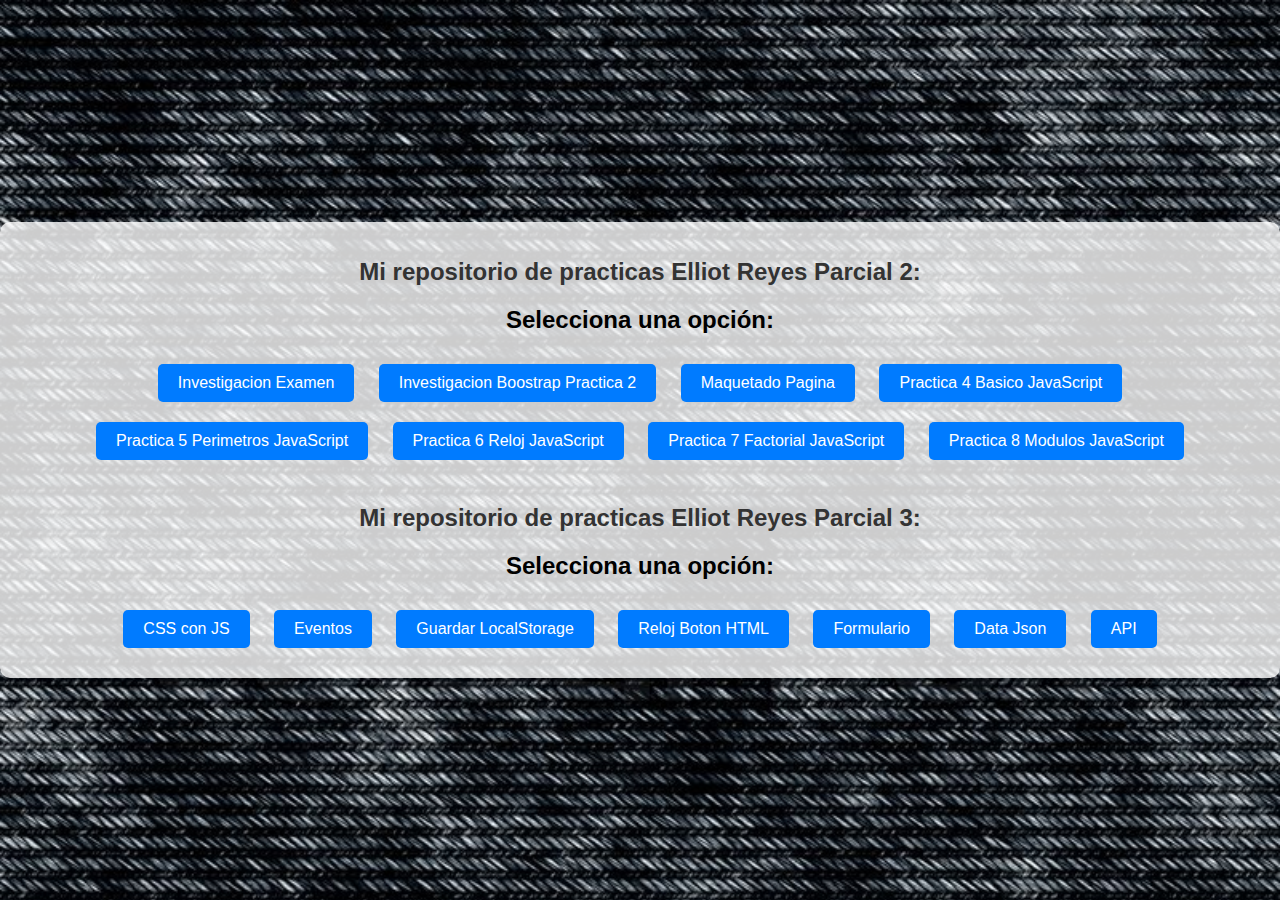
<file: index.html>
<!DOCTYPE html>
<html lang="es">
<head>
    <meta charset="UTF-8">
    <meta name="viewport" content="width=device-width, initial-scale=1.0">
    <link rel="stylesheet" href="style.css">
    <title>Página de Redirección</title>
</head>
<body>
    <div class="container">
        <h1>Mi repositorio de practicas Elliot Reyes Parcial 2:</h1>
        <h2>Selecciona una opción:</h2>
        <div class="buttons">
            <a href="InvestigacionExamen/index.html" class="button">Investigacion Examen</a>
            <a href="InvestigacionBoostrap/index.html" class="button">Investigacion Boostrap Practica 2</a>
            <a href="GridSystemBoostrap/index.html" class="button">Maquetado Pagina</a>
            <a href="JavaScriptPract/index.html" class="button">Practica 4 Basico JavaScript</a>
            <a href="OperacionJs/index.html" class="button">Practica 5 Perimetros JavaScript</a>
            <a href="relojjs/index.html" class="button">Practica 6 Reloj JavaScript</a>
            <a href="factorialjs/index.html" class="button">Practica 7 Factorial JavaScript</a>
            <a href="Modules/index.html" class="button">Practica 8 Modulos JavaScript</a>
        </div>
        <br>
        <div>
            <h1>Mi repositorio de practicas Elliot Reyes Parcial 3:</h1>
            <h2>Selecciona una opción:</h2>
            <div class="buttons">
                <a href="CSSENJS/index.html" class="button">CSS con JS</a>
                <a href="CSSENJS/index.html" class="button">Eventos</a>
                <a href="CSSENJS/index.html" class="button">Guardar LocalStorage</a>
                <a href="RelojHtml/index.html" class="button">Reloj Boton HTML</a>
                <a href="Forms/index.html" class="button">Formulario</a>
                <a href="DataJson/index.html" class="button">Data Json</a>
                <a href="API/index.html" class="button">API</a>
    
            </div>
        </div>
    </div>


</body>
</html>
</file>
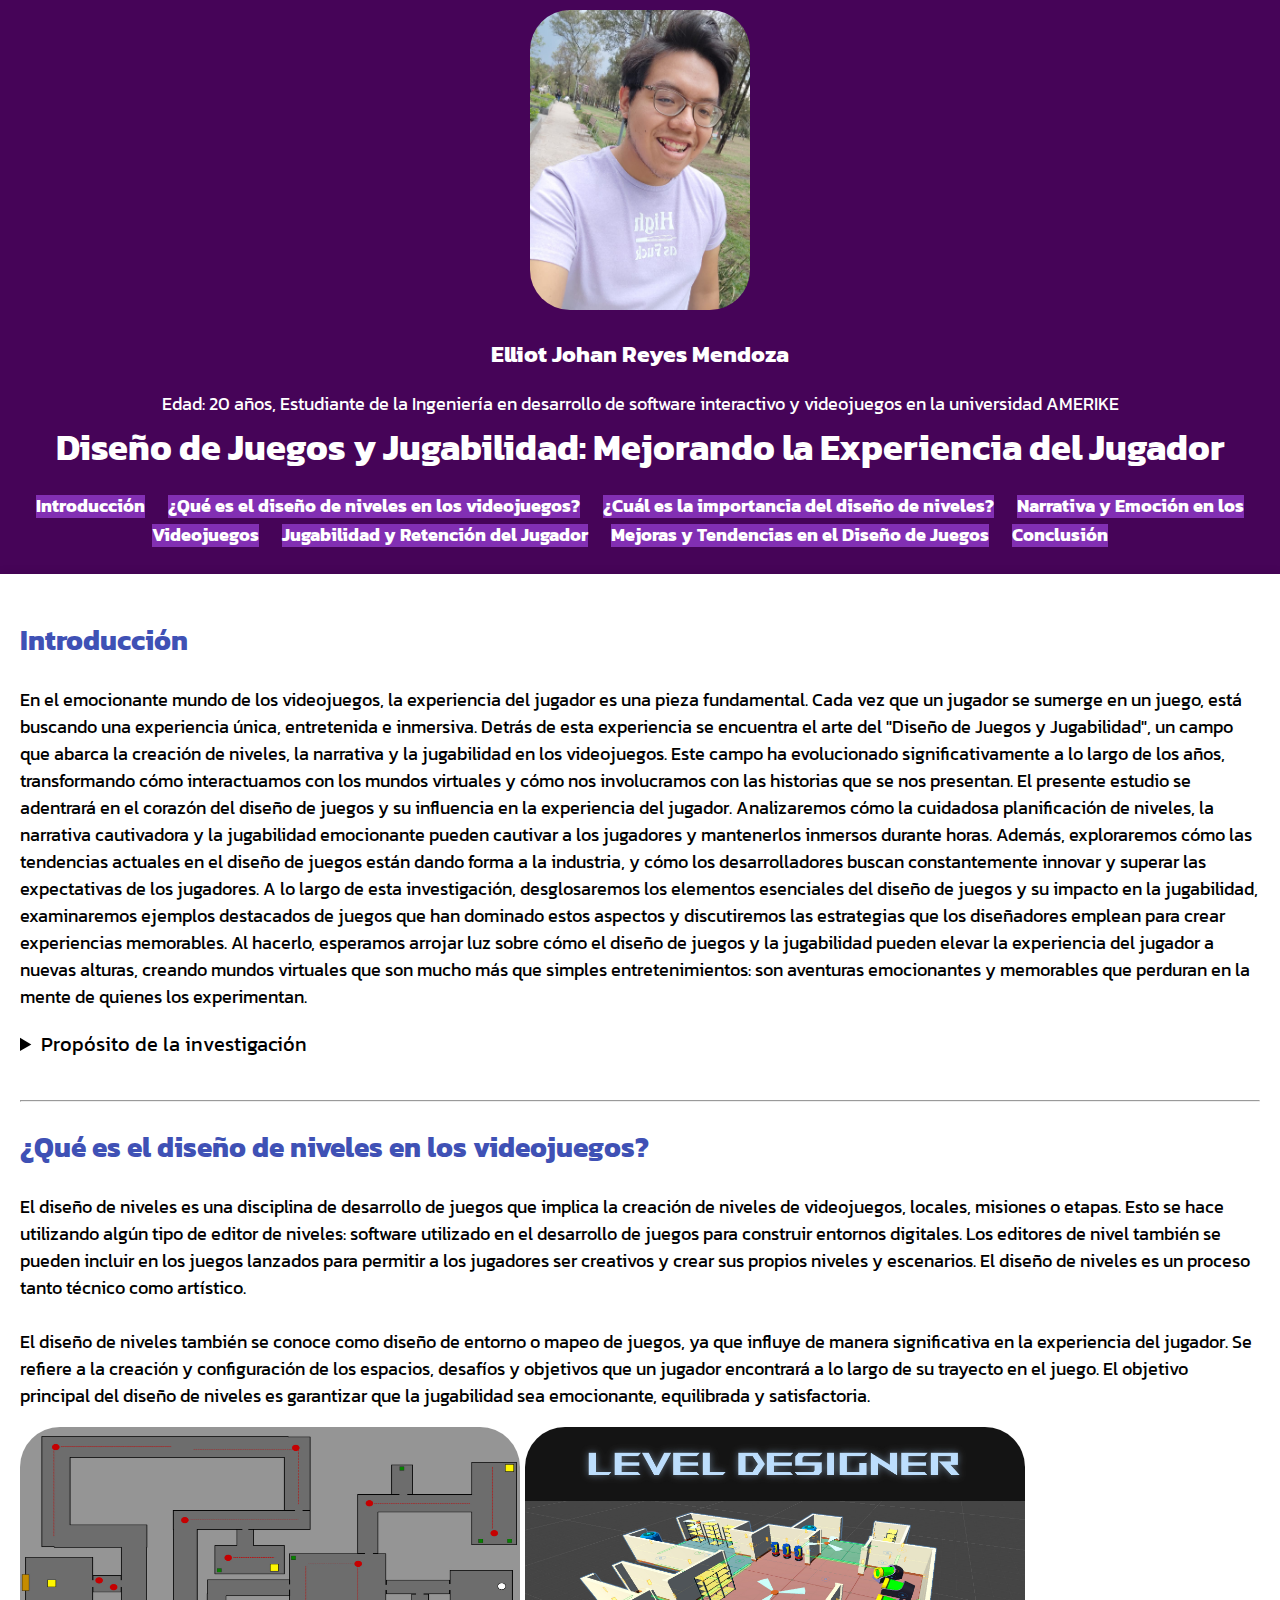
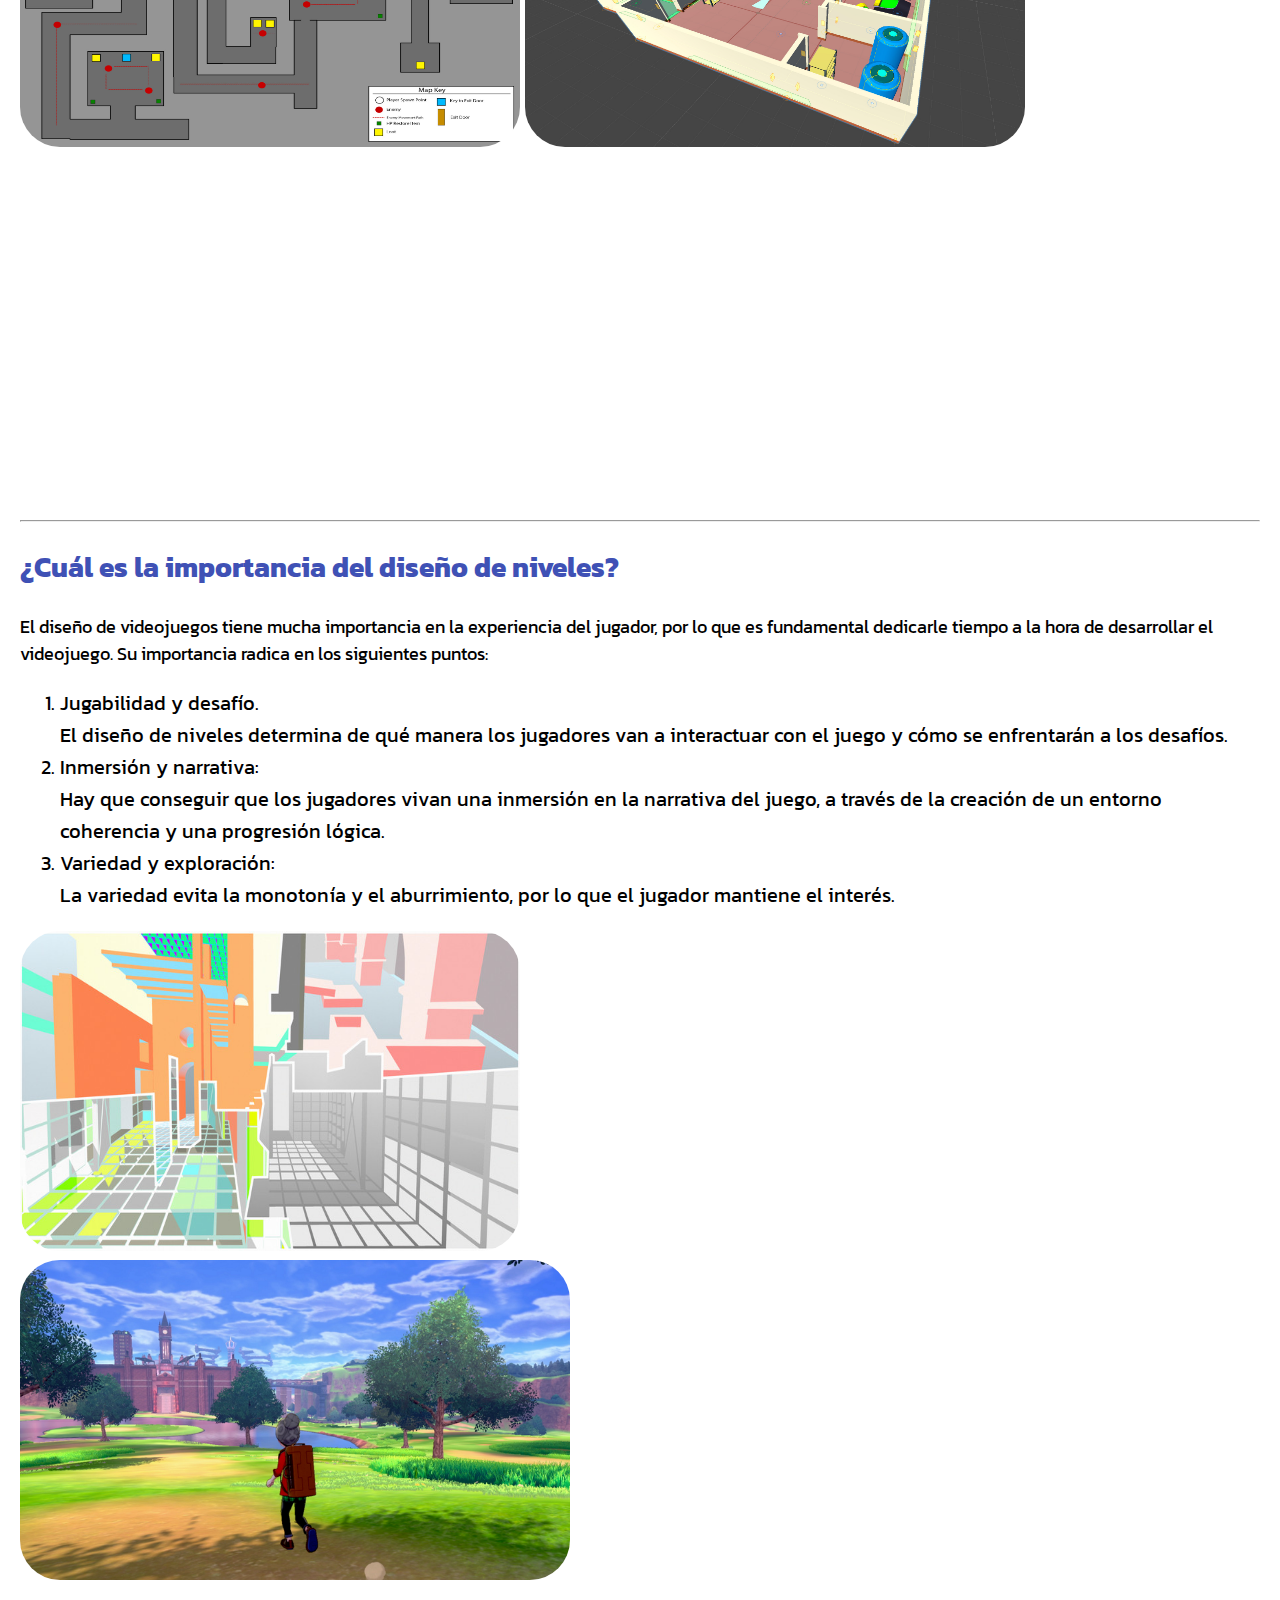
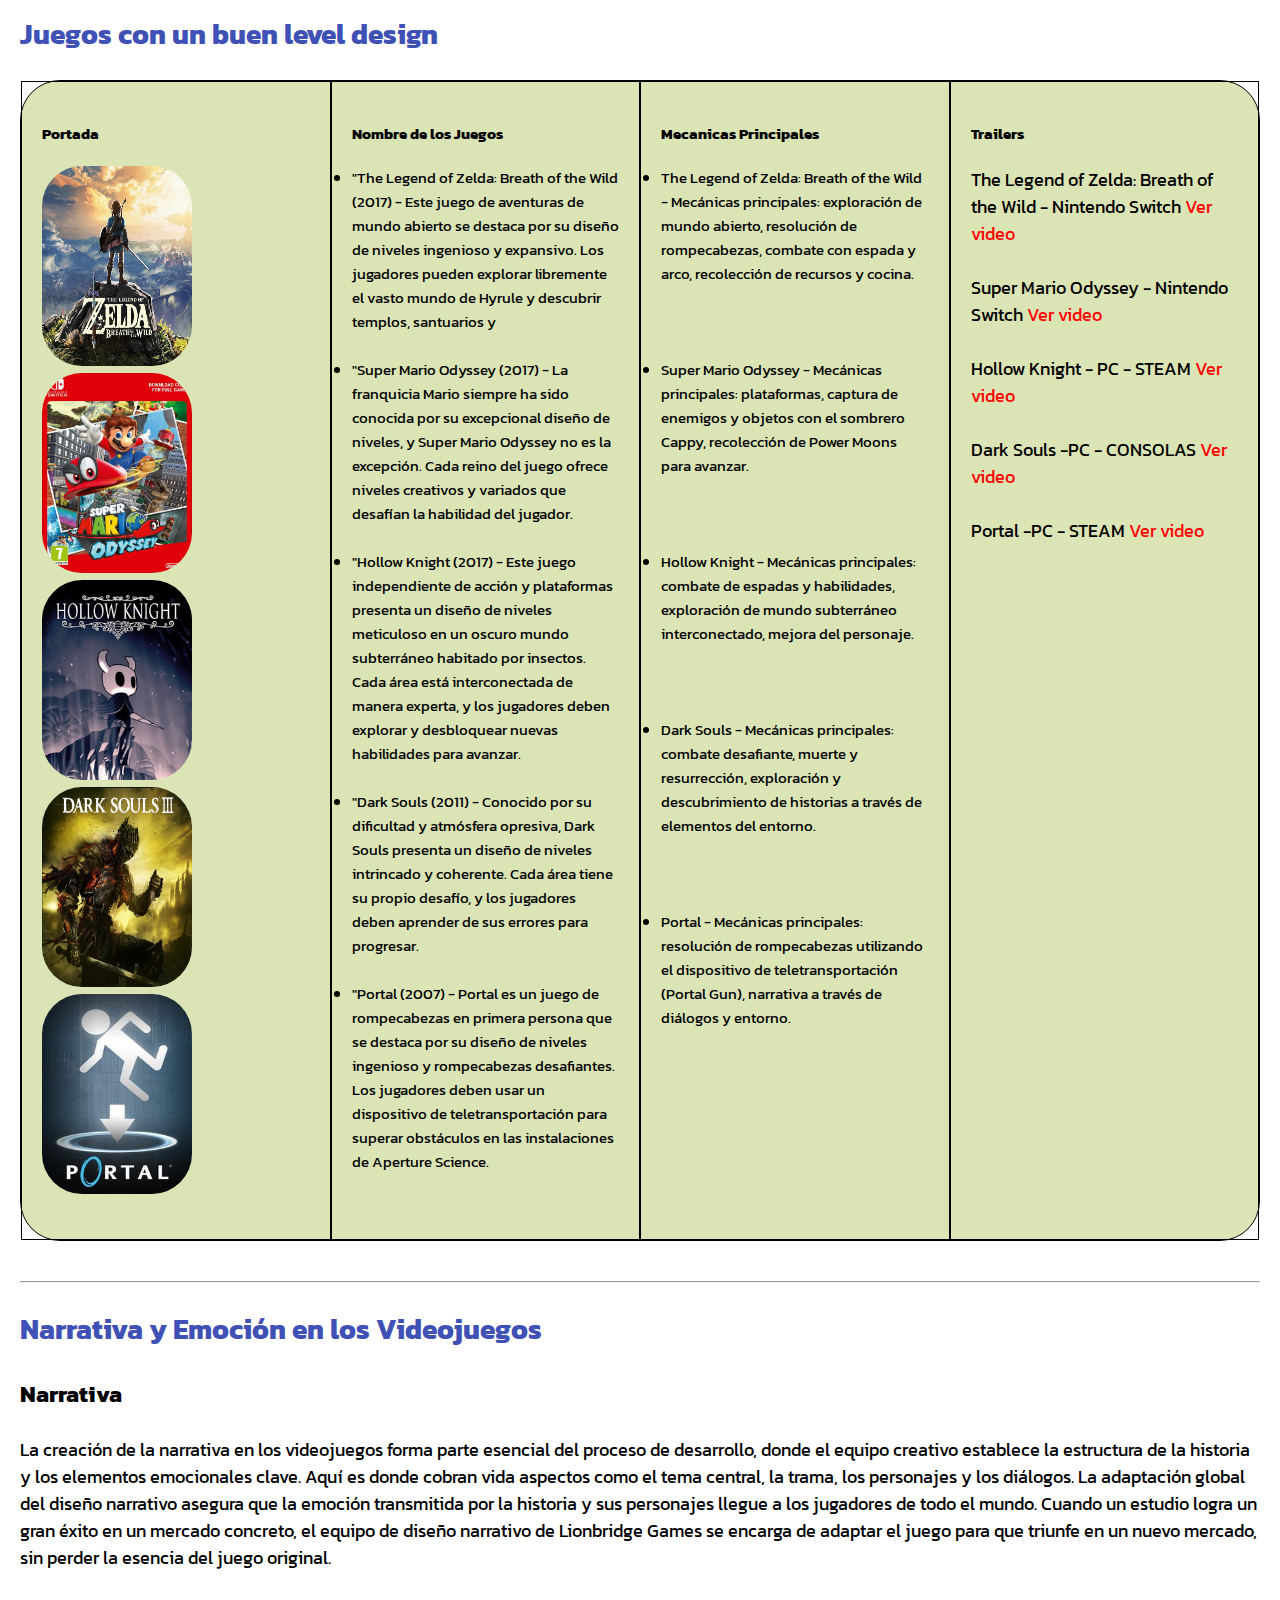
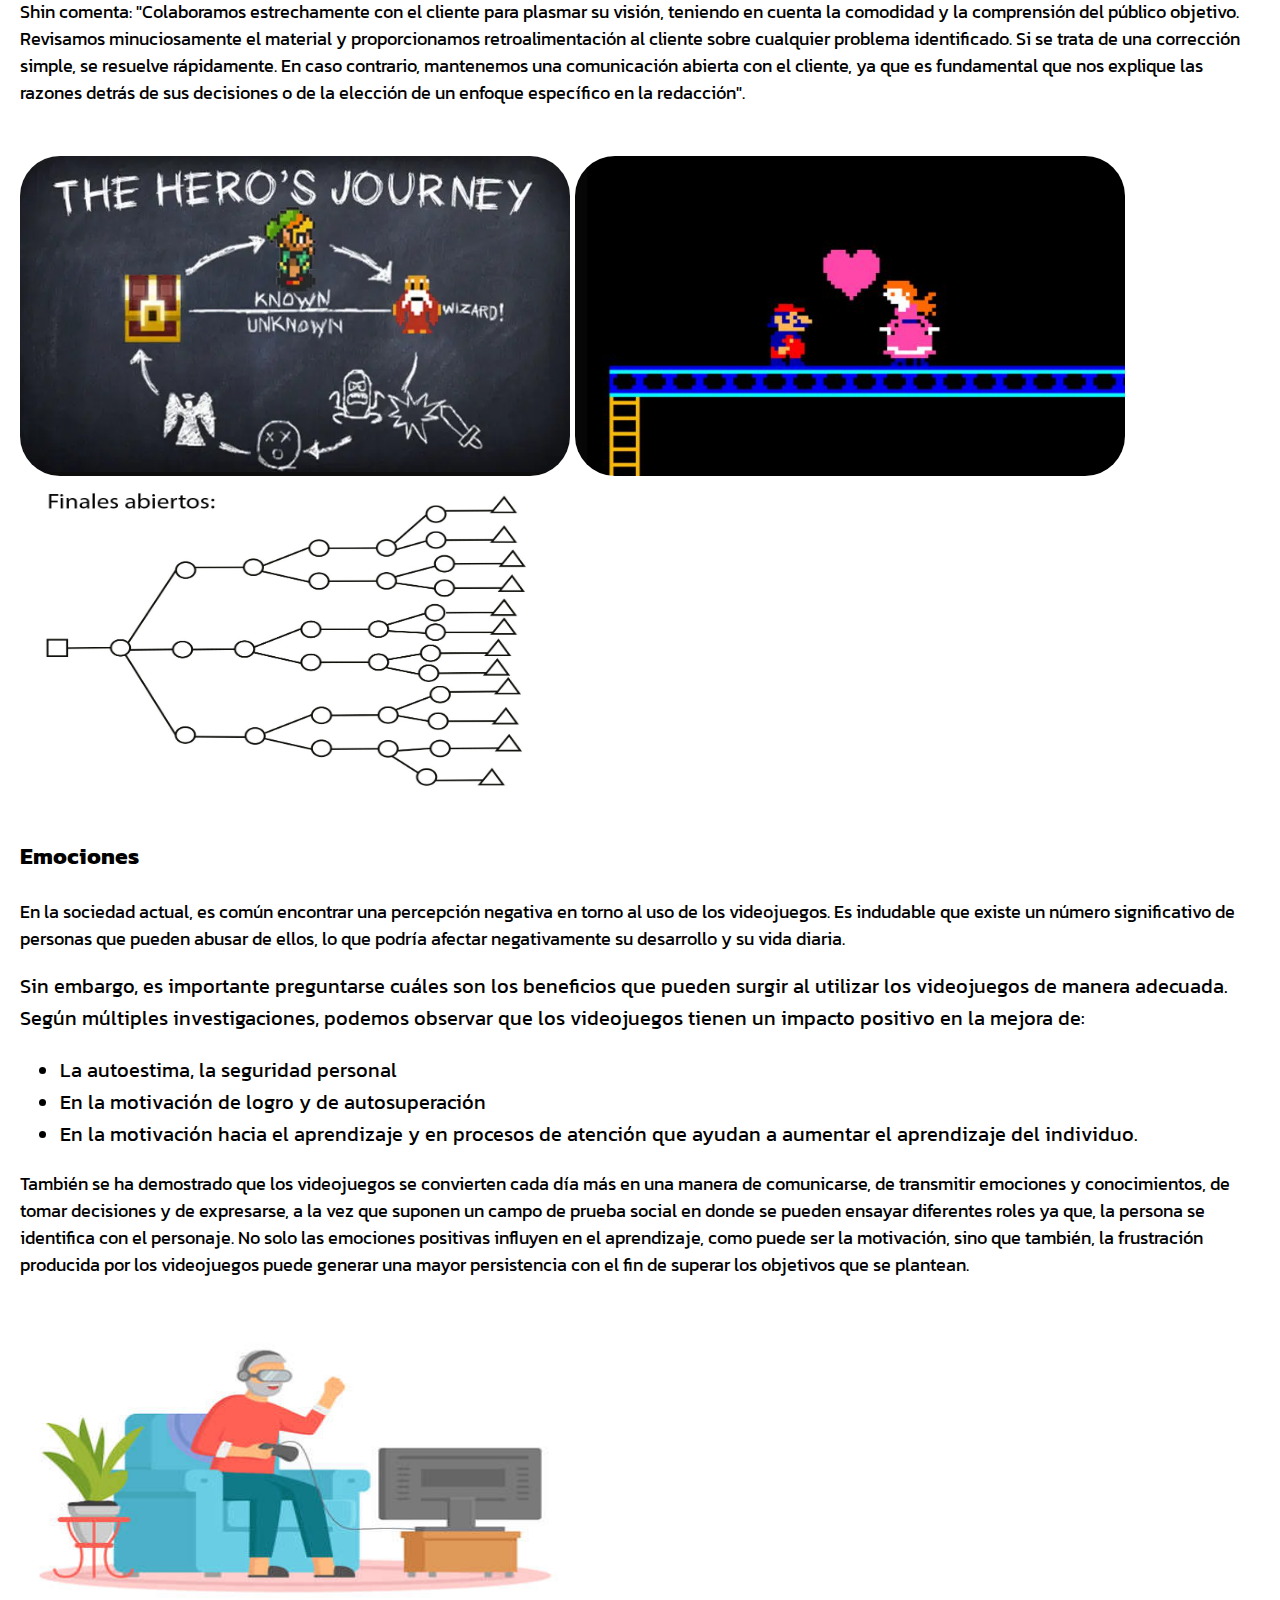
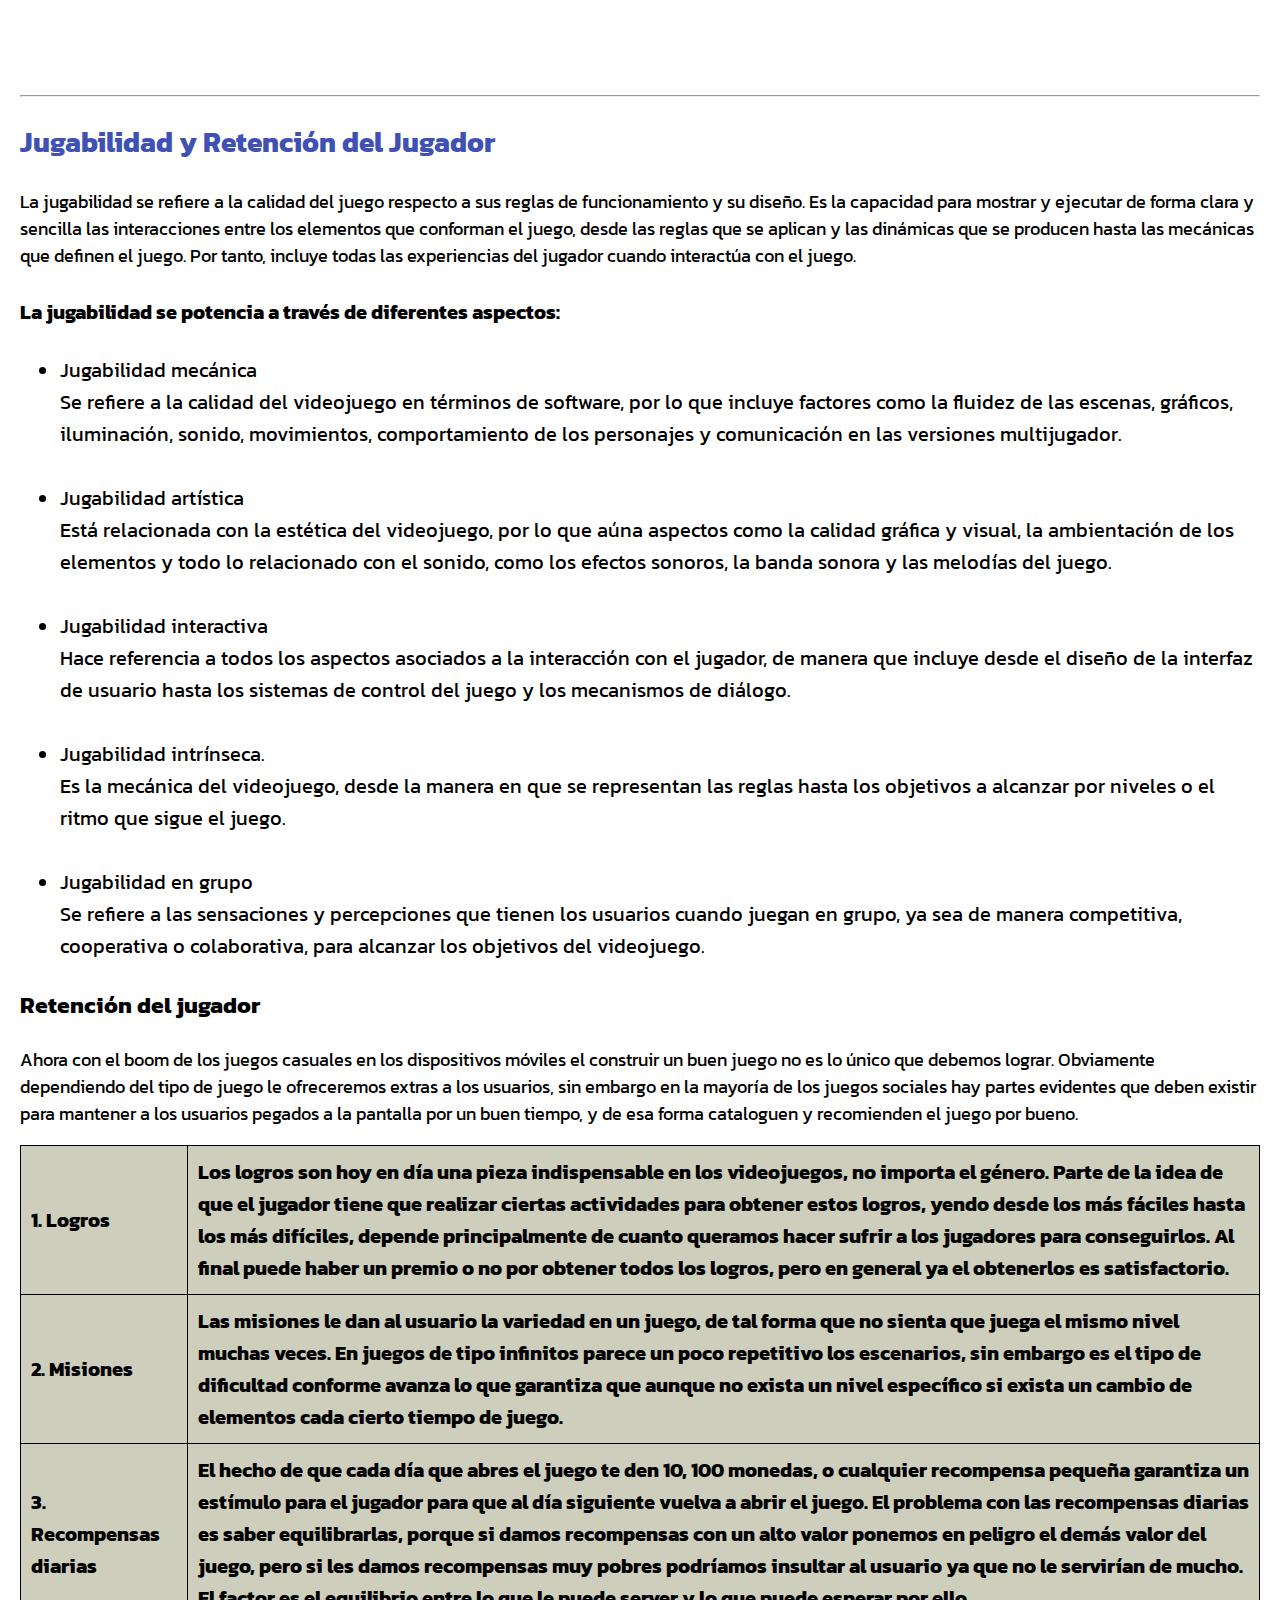
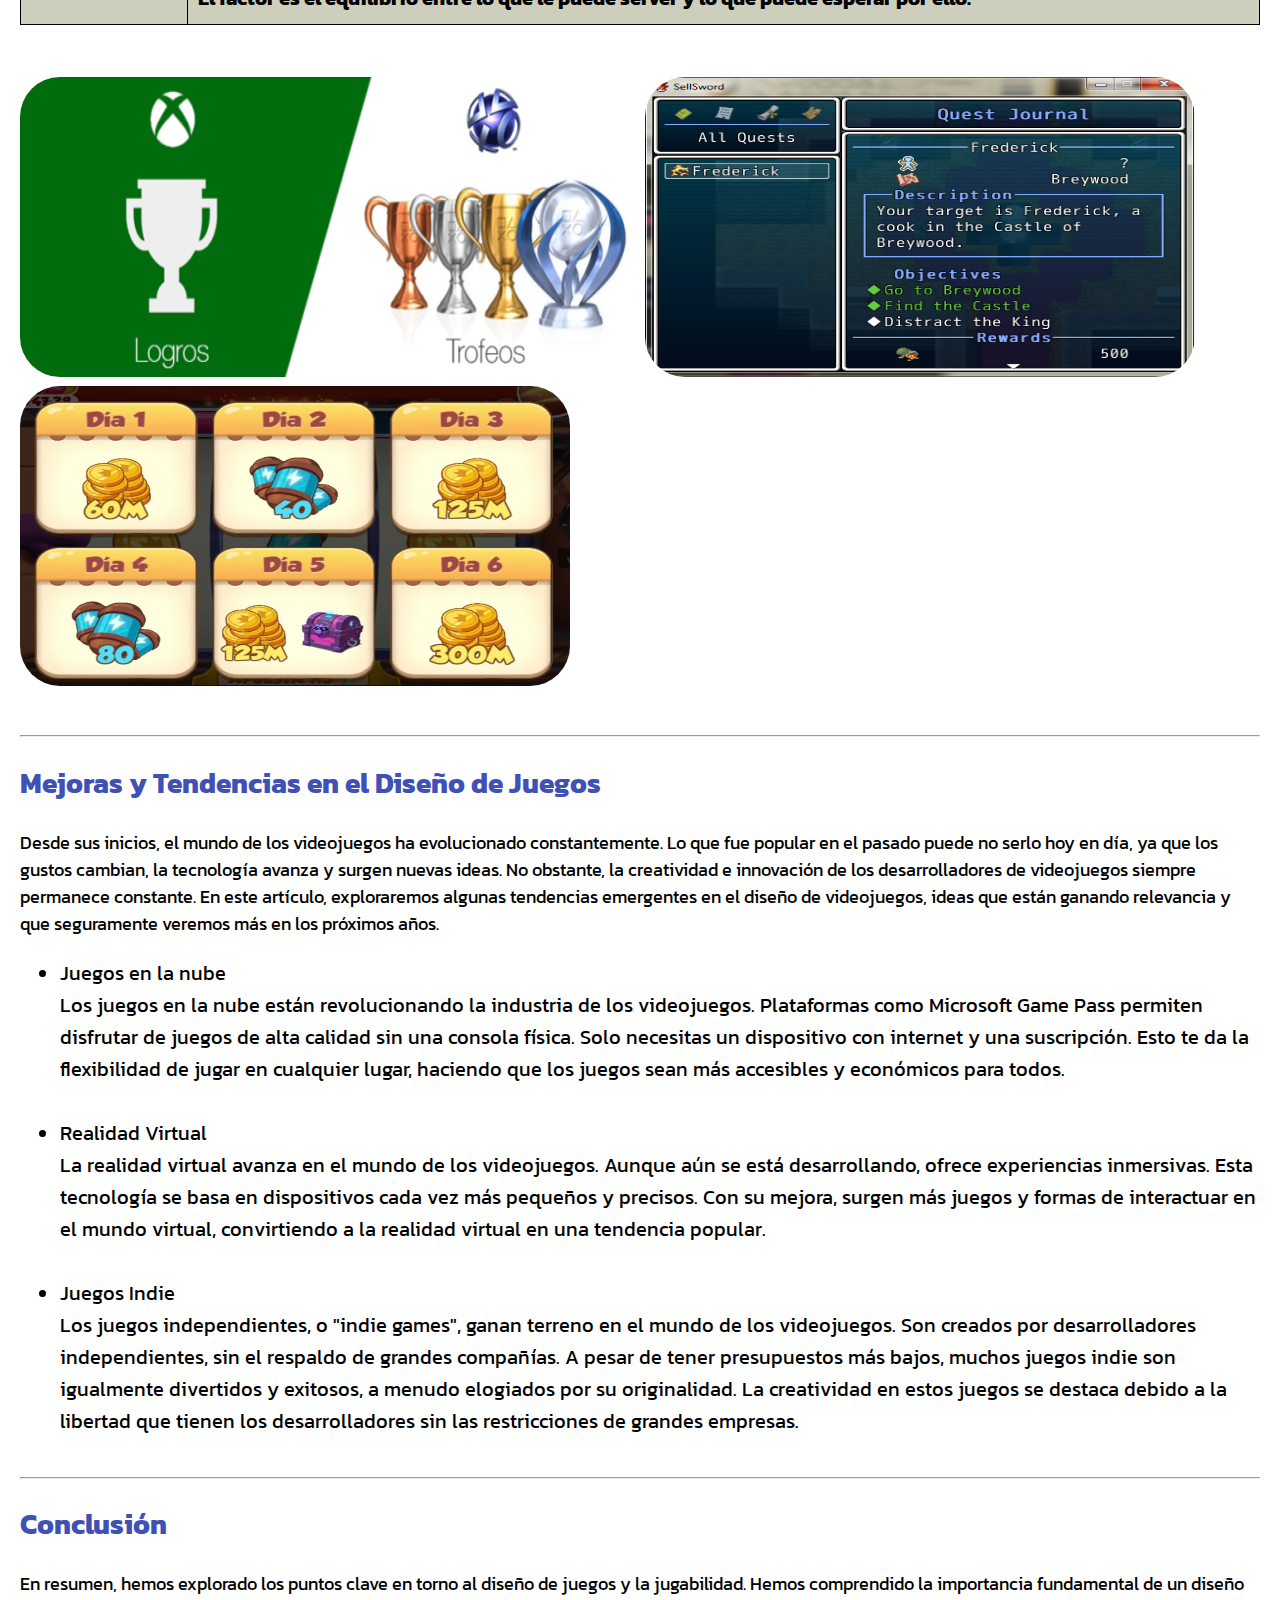
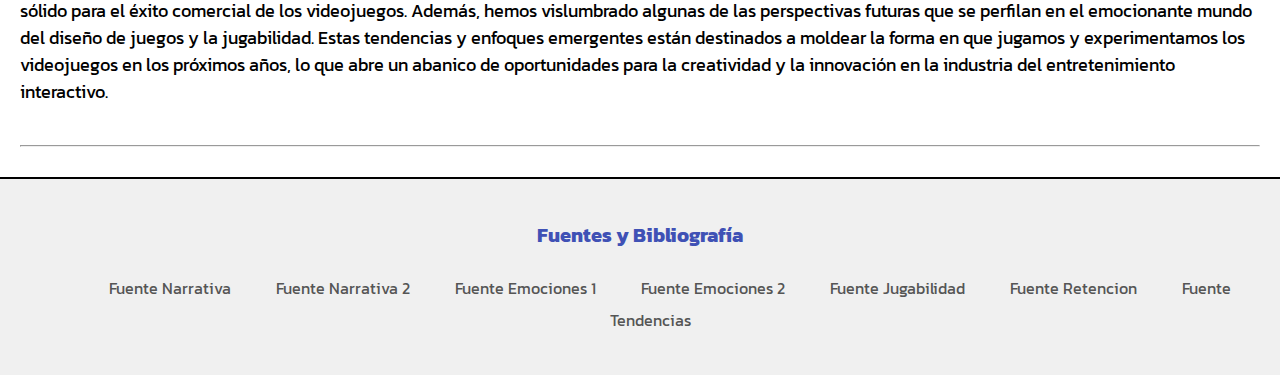
<file: Index.html>
<!DOCTYPE html>
<html lang="es">
<head>
    <meta charset="UTF-8">
    <meta name="viewport" content="width=device-width, initial-scale=1.0">
    <title>Diseño de Juegos y Jugabilidad</title>

   
    <link rel="stylesheet" href="/CSS/Style.css">

    
    <link rel="preconnect" href="https://fonts.googleapis.com">
    <link rel="preconnect" href="https://fonts.gstatic.com" crossorigin>
    <link href="https://fonts.googleapis.com/css2?family=Kanit:wght@300&family=Roboto+Condensed&display=swap" rel="stylesheet">

    
    <meta name="description" content="Investigación sobre el diseño de niveles, narrativa y jugabilidad en los videojuegos.">
    <meta name="language" content="es">
    <link rel="icon" href="/img/Favicon.png">

</head>
<body>

    <header class="header-container">
        <img src="/img/cv2.jpg" alt="Mi foto de perfil" width="220px" height="300px" class="rounded-image">
        <h2 class="profile-name">Elliot Johan Reyes Mendoza</h2>
        <p class="profile-description">Edad: 20 años, Estudiante de la Ingeniería en desarrollo de software interactivo y videojuegos en la universidad AMERIKE</p>
        <h1 class="main-title">Diseño de Juegos y Jugabilidad: Mejorando la Experiencia del Jugador</h1>
        <!-- Índice temático con enlaces internos -->
        <nav id="indice">
            <ul class="nav-links">
                <li><a href="#seccion-introduccion">Introducción</a></li>
                <li><a href="#seccion-diseno-niveles">¿Qué es el diseño de niveles en los videojuegos?</a></li>
                <li><a href="#seccion-importancia">¿Cuál es la importancia del diseño de niveles?</a></li>
                <li><a href="#seccion-narrativa-emocion">Narrativa y Emoción en los Videojuegos</a></li>
                <li><a href="#seccion-jugabilidad-retencion">Jugabilidad y Retención del Jugador</a></li>
                <li><a href="#seccion-mejoras-tendencias">Mejoras y Tendencias en el Diseño de Juegos</a></li>
                <li><a href="#seccion-conclusion">Conclusión</a></li>
            </ul>
        </nav>
    </header>
    
    <main>
        <article id="seccion-introduccion" class="content-section">
        <h2>Introducción</h2>
        <p>En el emocionante mundo de los videojuegos, la experiencia del jugador es una pieza fundamental. Cada vez que un jugador se sumerge en un juego, está buscando una experiencia única, entretenida e inmersiva. Detrás de esta experiencia se encuentra el arte del "Diseño de Juegos y Jugabilidad", un campo que abarca la creación de niveles, la narrativa y la jugabilidad en los videojuegos. Este campo ha evolucionado significativamente a lo largo de los años, transformando cómo interactuamos con los mundos virtuales y cómo nos involucramos con las historias que se nos presentan.

            El presente estudio se adentrará en el corazón del diseño de juegos y su influencia en la experiencia del jugador. Analizaremos cómo la cuidadosa planificación de niveles, la narrativa cautivadora y la jugabilidad emocionante pueden cautivar a los jugadores y mantenerlos inmersos durante horas. Además, exploraremos cómo las tendencias actuales en el diseño de juegos están dando forma a la industria, y cómo los desarrolladores buscan constantemente innovar y superar las expectativas de los jugadores.
            
            A lo largo de esta investigación, desglosaremos los elementos esenciales del diseño de juegos y su impacto en la jugabilidad, examinaremos ejemplos destacados de juegos que han dominado estos aspectos y discutiremos las estrategias que los diseñadores emplean para crear experiencias memorables. Al hacerlo, esperamos arrojar luz sobre cómo el diseño de juegos y la jugabilidad pueden elevar la experiencia del jugador a nuevas alturas, creando mundos virtuales que son mucho más que simples entretenimientos: son aventuras emocionantes y memorables que perduran en la mente de quienes los experimentan.</p>

            <details>
                <summary>Propósito de la investigación</summary>
                <p>"El propósito de la investigación es explorar en profundidad cómo el diseño de niveles o como todos lo conocen "Level Design", la narrativa y la jugabilidad en los videojuegos influyen en la experiencia del jugador. Nos proponemos analizar cómo estos elementos se relacionan entre sí y cómo pueden ser mejorados para lograr una mayor inmersión y retención del usuario en el mundo de los videojuegos. A través de esta investigación, buscamos comprender las tendencias actuales en el diseño de juegos y cómo estás pueden aplicarse para crear experiencias más emocionantes y envolventes para los jugadores."</p>
            </details>
    </article>
    <hr>

  
    <article id="seccion-diseno-niveles" class="content-section">
        <h2>¿Qué es el diseño de niveles en los videojuegos?</h2>
       
        <p>El diseño de niveles es una disciplina de desarrollo de juegos que implica la creación de niveles de videojuegos, locales, misiones o etapas. Esto se hace utilizando algún tipo de editor de niveles: software utilizado en el desarrollo de juegos para construir entornos digitales. Los editores de nivel también se pueden incluir en los juegos lanzados para permitir a los jugadores ser creativos y crear sus propios niveles y escenarios. El diseño de niveles es un proceso tanto técnico como artístico.
        <br>
        <br>
        El diseño de niveles también se conoce como diseño de entorno o mapeo de juegos, ya que influye de manera significativa en la experiencia del jugador. Se refiere a la creación y configuración de los espacios, desafíos y objetivos que un jugador encontrará a lo largo de su trayecto en el juego. El objetivo principal del diseño de niveles es garantizar que la jugabilidad sea emocionante, equilibrada y satisfactoria.</p>
        
        <img src="/img/map_gamedesign.jpg" alt="GameDesign" width="500px" height="320px">
        <img src="/img/leveldesigner.jpg" alt="leveldesigner" width="500px" height="320px">
        <iframe width="560" height="315" src="https://www.youtube.com/embed/lAs5UngYPRs?si=cpE8eZh5r6PuRBwz" title="YouTube video player" frameborder="0" allow="accelerometer; autoplay; clipboard-write; encrypted-media; gyroscope; picture-in-picture; web-share" allowfullscreen></iframe>
        
    </article>
    <hr>
    <article id="seccion-importancia" class="content-section">
        <h2>¿Cuál es la importancia del diseño de niveles?</h2>
        <p>El diseño de videojuegos tiene mucha importancia en la experiencia del jugador, por lo que es fundamental dedicarle tiempo a la hora de desarrollar el videojuego. Su importancia radica en los siguientes puntos:</p>
        <ol>
            <li>Jugabilidad y desafío. 
                <br>El diseño de niveles determina de qué manera los jugadores van a interactuar con el juego y cómo se enfrentarán a los desafíos. </li>
             <li>Inmersión y narrativa: 
                <br>Hay que conseguir que los jugadores vivan una inmersión en la narrativa del juego, a través de la creación de un entorno coherencia y una progresión lógica.  </li>
             <li>Variedad y exploración: 
                <br>La variedad evita la monotonía y el aburrimiento, por lo que el jugador mantiene el interés.</li>
        </ol>
        <img src="/img/Arquitectura.jpg" alt="Captura de un nivel de juego" width="500px" height="320px">
        <iframe width="560" height="315" src="https://www.youtube.com/embed/VNPxgpvx9Fo?si=k1fT2rnWHQ5S335G" title="YouTube video player" frameborder="0" allow="accelerometer; autoplay; clipboard-write; encrypted-media; gyroscope; picture-in-picture; web-share" allowfullscreen></iframe>
        <img src="/img/level.png" alt="Level" width="550px" height="320px">

        <h2>Juegos con un buen level design</h2>
        <article class="grid-3">
            
            <div class="col">
                <h4>Portada</h4>
                <p>
                    
                    <img src="/img/Zelda.jpg" alt="Zelda" width="150px" height="200px" class="rounded-image">
                    <br>
                    <img src="/img/Mario.jpeg" alt="Mario" width="150px" height="200px" class="rounded-image">
                    <br>
                    <img src="/img/Hollow.png" alt="Hollow" width="150px" height="200px" class="rounded-image">
                    <br>
                    <img src="/img/DarkSouls.png" alt="Dark" width="150px" height="200px" class="rounded-image">
                    <br>
                    <img src="/img/Portal.jpg" alt="Portal" width="150px" height="200px" class="rounded-image">
                </p>
              </div>
            
            <div class="col">
                <h4>Nombre de los Juegos</h4>
                <p>
                    <li>"The Legend of Zelda: Breath of the Wild (2017) - Este juego de aventuras de mundo abierto se destaca por su diseño de niveles ingenioso y expansivo. Los jugadores pueden explorar libremente el vasto mundo de Hyrule y descubrir templos, santuarios y </li>
                    <br>
                    <li>"Super Mario Odyssey (2017) - La franquicia Mario siempre ha sido conocida por su excepcional diseño de niveles, y Super Mario Odyssey no es la excepción. Cada reino del juego ofrece niveles creativos y variados que desafían la habilidad del jugador.</li>
                    <br>
                    <li>"Hollow Knight (2017) - Este juego independiente de acción y plataformas presenta un diseño de niveles meticuloso en un oscuro mundo subterráneo habitado por insectos. Cada área está interconectada de manera experta, y los jugadores deben explorar y desbloquear nuevas habilidades para avanzar.</li>
                    <br>
                    <li>"Dark Souls (2011) - Conocido por su dificultad y atmósfera opresiva, Dark Souls presenta un diseño de niveles intrincado y coherente. Cada área tiene su propio desafío, y los jugadores deben aprender de sus errores para progresar.</li>
                    <br>
                    <li>"Portal (2007) - Portal es un juego de rompecabezas en primera persona que se destaca por su diseño de niveles ingenioso y rompecabezas desafiantes. Los jugadores deben usar un dispositivo de teletransportación para superar obstáculos en las instalaciones de Aperture Science.</li>
                </p>
              </div>
              <div class="col">
                <h4>Mecanicas Principales</h4>
                <p>
                    <li>The Legend of Zelda: Breath of the Wild - Mecánicas principales: exploración de mundo abierto, resolución de rompecabezas, combate con espada y arco, recolección de recursos y cocina.</li>
                    <br>
                    <br>
                    <br>
                    <li>Super Mario Odyssey - Mecánicas principales: plataformas, captura de enemigos y objetos con el sombrero Cappy, recolección de Power Moons para avanzar.</li>
                    <br>
                    <br>
                    <br>
                    <li>Hollow Knight - Mecánicas principales: combate de espadas y habilidades, exploración de mundo subterráneo interconectado, mejora del personaje.</li>
                    <br>
                    <br>
                    <br>
                    <li>Dark Souls - Mecánicas principales: combate desafiante, muerte y resurrección, exploración y descubrimiento de historias a través de elementos del entorno.</li>
                    <br>
                    <br>
                    <br>
                    <li>Portal - Mecánicas principales: resolución de rompecabezas utilizando el dispositivo de teletransportación (Portal Gun), narrativa a través de diálogos y entorno.</li>
                </p>
              </div>
              <div class="col">
                <h4>Trailers</h4>
                <p>
                    <tr>
                        <td>The Legend of Zelda: Breath of the Wild </td>
                        <td>- Nintendo Switch</td>
                        <td><a href="https://www.youtube.com/watch?v=zw47_q9wbBE" target="_blank">Ver video</a></td>
                    </tr>
                    <br>
                    <br>
                    <tr>
                        <td>Super Mario Odyssey</td>
                        <td>- Nintendo Switch </td>
                        <td><a href="https://www.youtube.com/watch?v=5kcdRBHM7kM" target="_blank">Ver video</a></td>
                    </tr>
                    <br>
                    <br>
                    <tr>
                        <td>Hollow Knight</td>
                        <td>- PC - STEAM</td>
                        <td><a href="https://www.youtube.com/watch?v=nSPJXlYjENE" target="_blank">Ver video</a></td>
                    </tr>
                    <br>
                    <br>
                    <tr>
                        <td>Dark Souls</td>
                        <td>-PC - CONSOLAS</td>
                        <td><a href="https://www.youtube.com/watch?v=_zDZYrIUgKE" target="_blank">Ver video</a></td>
                    </tr>
                    <br>
                    <br>
                    <tr>
                        <td>Portal </td>
                        <td>-PC - STEAM</td>
                        <td><a href="https://www.youtube.com/watch?v=zQhCTRHYBZQ" target="_blank">Ver video</a></td>
                    </tr>
                    
                </p>
              </div>
        </article>
    </article>
    <hr>

    
    <article id="seccion-narrativa-emocion" class="content-section">
        <h2>Narrativa y Emoción en los Videojuegos </h2>
       
        <h3>Narrativa</h3>
        <p>La creación de la narrativa en los videojuegos forma parte esencial del proceso de desarrollo, donde el equipo creativo establece la estructura de la historia y los elementos emocionales clave. Aquí es donde cobran vida aspectos como el tema central, la trama, los personajes y los diálogos. La adaptación global del diseño narrativo asegura que la emoción transmitida por la historia y sus personajes llegue a los jugadores de todo el mundo. Cuando un estudio logra un gran éxito en un mercado concreto, el equipo de diseño narrativo de Lionbridge Games se encarga de adaptar el juego para que triunfe en un nuevo mercado, sin perder la esencia del juego original.
            
            <br>
            <br>
            Shin comenta: "Colaboramos estrechamente con el cliente para plasmar su visión, teniendo en cuenta la comodidad y la comprensión del público objetivo. Revisamos minuciosamente el material y proporcionamos retroalimentación al cliente sobre cualquier problema identificado. Si se trata de una corrección simple, se resuelve rápidamente. En caso contrario, mantenemos una comunicación abierta con el cliente, ya que es fundamental que nos explique las razones detrás de sus decisiones o de la elección de un enfoque específico en la redacción".</p>
            <br>
            <img src="/img/Journey.png" alt="Journey" width="550px" height="320px">
            <img src="/img/marionarr.jpg" alt="marionarr" width="550px" height="320px">  
            <img src="/img/finales.jpg" alt="finales" width="550px" height="320px">


            <h3>Emociones</h3>

            <p>En la sociedad actual, es común encontrar una percepción negativa en torno al uso de los videojuegos. Es indudable que existe un número significativo de personas que pueden abusar de ellos, lo que podría afectar negativamente su desarrollo y su vida diaria.</p>

            Sin embargo, es importante preguntarse cuáles son los beneficios que pueden surgir al utilizar los videojuegos de manera adecuada. Según múltiples investigaciones, podemos observar que los videojuegos tienen un impacto positivo en la mejora de:
                <ul>
                    <li>La autoestima, la seguridad personal</li>
                    <li>En la motivación de logro y de autosuperación</li>
                    <li>En la motivación hacia el aprendizaje y en procesos de atención que ayudan a aumentar el aprendizaje del individuo.</li>
                    
                </ul>
                
                <p>También se ha demostrado que los videojuegos se convierten cada día más en una manera de comunicarse, de transmitir emociones y conocimientos, de tomar decisiones y de expresarse, a la vez que suponen un campo de prueba social en donde se pueden ensayar diferentes roles ya que, la persona se identifica con el personaje.
                No solo las emociones positivas influyen en el aprendizaje, como puede ser la motivación, sino que también, la frustración producida por los videojuegos puede generar una mayor persistencia con el fin de superar los objetivos que se plantean.
            </p>
            <img src="/img/emocion1.jpg" alt="emocion1" width="550px" height="350px">
    </article>
    <hr>
    
    <article id="seccion-jugabilidad-retencion" class="content-section">
        <h2>Jugabilidad y Retención del Jugador</h2>
       
        <table>
        <p>La jugabilidad se refiere a la calidad del juego respecto a sus reglas de funcionamiento y su diseño. Es la capacidad para mostrar y ejecutar de forma clara y sencilla las interacciones entre los elementos que conforman el juego, desde las reglas que se aplican y las dinámicas que se producen hasta las mecánicas que definen el juego. Por tanto, incluye todas las experiencias del jugador cuando interactúa con el juego.</p>
        <h4>La jugabilidad se potencia a través de diferentes aspectos:</h4>
        <ul>
            <li>Jugabilidad mecánica
                <br>Se refiere a la calidad del videojuego en términos de software, por lo que incluye factores como la fluidez de las escenas, gráficos, iluminación, sonido, movimientos, comportamiento de los personajes y comunicación en las versiones multijugador.</li>
                <br>
                <li>Jugabilidad artística
                    <br>Está relacionada con la estética del videojuego, por lo que aúna aspectos como la calidad gráfica y visual, la ambientación de los elementos y todo lo relacionado con el sonido, como los efectos sonoros, la banda sonora y las melodías del juego.</li>
                    <br>
                    <li>Jugabilidad interactiva
                        <br>Hace referencia a todos los aspectos asociados a la interacción con el jugador, de manera que incluye desde el diseño de la interfaz de usuario hasta los sistemas de control del juego y los mecanismos de diálogo.</li>
                        <br>
                        <li>Jugabilidad intrínseca.
                            <br>Es la mecánica del videojuego, desde la manera en que se representan las reglas hasta los objetivos a alcanzar por niveles o el ritmo que sigue el juego.</li>
                            <br>
                            <li>Jugabilidad en grupo
                                <br>Se refiere a las sensaciones y percepciones que tienen los usuarios cuando juegan en grupo, ya sea de manera competitiva, cooperativa o colaborativa, para alcanzar los objetivos del videojuego.</li>
            
        </ul>
        
        <h3>Retención del jugador</h3>
        <p>Ahora con el boom de los juegos casuales en los dispositivos móviles el construir un buen juego no es lo único que debemos lograr. Obviamente dependiendo del tipo de juego le ofreceremos extras a los usuarios, sin embargo en la mayoría de los juegos sociales hay partes evidentes que deben existir para mantener a los usuarios pegados a la pantalla por un buen tiempo, y de esa forma cataloguen y recomienden el juego por bueno.</p>
        
        <tr>
            <th>1. Logros</th>
        
        
            <th>Los logros son hoy en día una pieza indispensable en los videojuegos, no importa el género. Parte de la idea de que el jugador tiene que realizar ciertas actividades para obtener estos logros, yendo desde los más fáciles hasta los más difíciles, depende principalmente de cuanto queramos hacer sufrir a los jugadores para conseguirlos. Al final puede haber un premio o no por obtener todos los logros, pero en general ya el obtenerlos es satisfactorio.</th>
        </tr>
        
            <th>2. Misiones</th>
            
            <th>Las misiones le dan al usuario la variedad en un juego, de tal forma que no sienta que juega el mismo nivel muchas veces. En juegos de tipo infinitos parece un poco repetitivo los escenarios, sin embargo es el tipo de dificultad conforme avanza lo que garantiza que aunque no exista un nivel específico si exista un cambio de elementos cada cierto tiempo de juego.</th>
        </tr>
        
            <th>3. Recompensas diarias</th>
            
            <th>El hecho de que cada día que abres el juego te den 10, 100 monedas, o cualquier recompensa pequeña garantiza un estímulo para el jugador para que al día siguiente vuelva a abrir el juego. El problema con las recompensas diarias es saber equilibrarlas, porque si damos recompensas con un alto valor ponemos en peligro el demás valor del juego, pero si les damos recompensas muy pobres podríamos insultar al usuario ya que no le servirían de mucho. El factor es el equilibrio entre lo que le puede server y lo que puede esperar por ello.</th>
        </tr>
    </table>
    <br>
    <img src="/img/Trofeos.png" alt="Trofeos" width="620px" height="300px">
    <img src="/img/misions.png" alt="misions" width="550px" height="300px">
    <img src="/img/daily.png" alt="daily" width="550px" height="300px">
    </article>
    <hr>

    <article id="seccion-mejoras-tendencias" class="content-section">
        <h2>Mejoras y Tendencias en el Diseño de Juegos</h2>
        
        <p>Desde sus inicios, el mundo de los videojuegos ha evolucionado constantemente. Lo que fue popular en el pasado puede no serlo hoy en día, ya que los gustos cambian, la tecnología avanza y surgen nuevas ideas. No obstante, la creatividad e innovación de los desarrolladores de videojuegos siempre permanece constante. En este artículo, exploraremos algunas tendencias emergentes en el diseño de videojuegos, ideas que están ganando relevancia y que seguramente veremos más en los próximos años.</p>
            <ul>
                <li>Juegos en la nube
                    <br>
                    
                Los juegos en la nube están revolucionando la industria de los videojuegos. Plataformas como Microsoft Game Pass permiten disfrutar de juegos de alta calidad sin una consola física. Solo necesitas un dispositivo con internet y una suscripción. Esto te da la flexibilidad de jugar en cualquier lugar, haciendo que los juegos sean más accesibles y económicos para todos.
                </li>
                <br>
                <li>Realidad Virtual
                    <br>
                    
                    La realidad virtual avanza en el mundo de los videojuegos. Aunque aún se está desarrollando, ofrece experiencias inmersivas. Esta tecnología se basa en dispositivos cada vez más pequeños y precisos. Con su mejora, surgen más juegos y formas de interactuar en el mundo virtual, convirtiendo a la realidad virtual en una tendencia popular.
                </li>
                <br>
                <li>Juegos Indie
                    <br>
                    
                    Los juegos independientes, o "indie games", ganan terreno en el mundo de los videojuegos. Son creados por desarrolladores independientes, sin el respaldo de grandes compañías. A pesar de tener presupuestos más bajos, muchos juegos indie son igualmente divertidos y exitosos, a menudo elogiados por su originalidad. La creatividad en estos juegos se destaca debido a la libertad que tienen los desarrolladores sin las restricciones de grandes empresas.
                </li>
            </ul>
       
    </article>
    <hr>
    <article id="seccion-conclusion" class="content-section">
        <h2>Conclusión</h2>
        <p>En resumen, hemos explorado los puntos clave en torno al diseño de juegos y la jugabilidad. Hemos comprendido la importancia fundamental de un diseño sólido para el éxito comercial de los videojuegos. Además, hemos vislumbrado algunas de las perspectivas futuras que se perfilan en el emocionante mundo del diseño de juegos y la jugabilidad. Estas tendencias y enfoques emergentes están destinados a moldear la forma en que jugamos y experimentamos los videojuegos en los próximos años, lo que abre un abanico de oportunidades para la creatividad y la innovación en la industria del entretenimiento interactivo.</p>
    </article>
    <hr>
</main>
   
    <footer class="custom-footer">
        <h3>Fuentes y Bibliografía</h3>
       
        <ul>
            <a href="https://games.lionbridge.com/es/blog/designing-winning-game-narrative-every-audience/#:~:text=El%20dise%C3%B1o%20narrativo%20de%20videojuegos,los%20personajes%20y%20los%20di%C3%A1logos." target="_blank">Fuente Narrativa</a>
            <a href="https://es.ign.com/mario-1/173328/feature/que-es-la-narrativa-en-los-videojuegos-y-por-que-no-debes-confundirla-con-historia-trama-guion-lore" target="_blank">Fuente Narrativa 2</a>
            <a href="https://www.nationalgeographic.com.es/ciencia/entendiendo-emociones-a-traves-videojuegos_16142" target="_blank">Fuente Emociones 1</a>
            <a href="https://www.elisaramosgil.com/emociones-y-videojuegos/" target="_blank">Fuente Emociones 2</a>
            <a href="https://universidadeuropea.com/blog/jugabilidad/#:~:text=Se%20refiere%20a%20la%20calidad%20del%20videojuego%20en%20t%C3%A9rminos%20de,comunicaci%C3%B3n%20en%20las%20versiones%20multijugador" target="_blank">Fuente Jugabilidad</a>
            <a href="http://www.vidamrr.com/2013/12/10-formas-de-retener-tus-jugadores-en.html" target="_blank">Fuente Retencion</a>
            <a href="https://www.linkedin.com/pulse/tendencias-actuales-y-futuras-en-el-dise%C3%B1o-de-sergio-g-cabezas/?originalSubdomain=es" target="_blank">Fuente Tendencias</a>
        </ul>
        
    </footer>

</body>
</html>
</file>
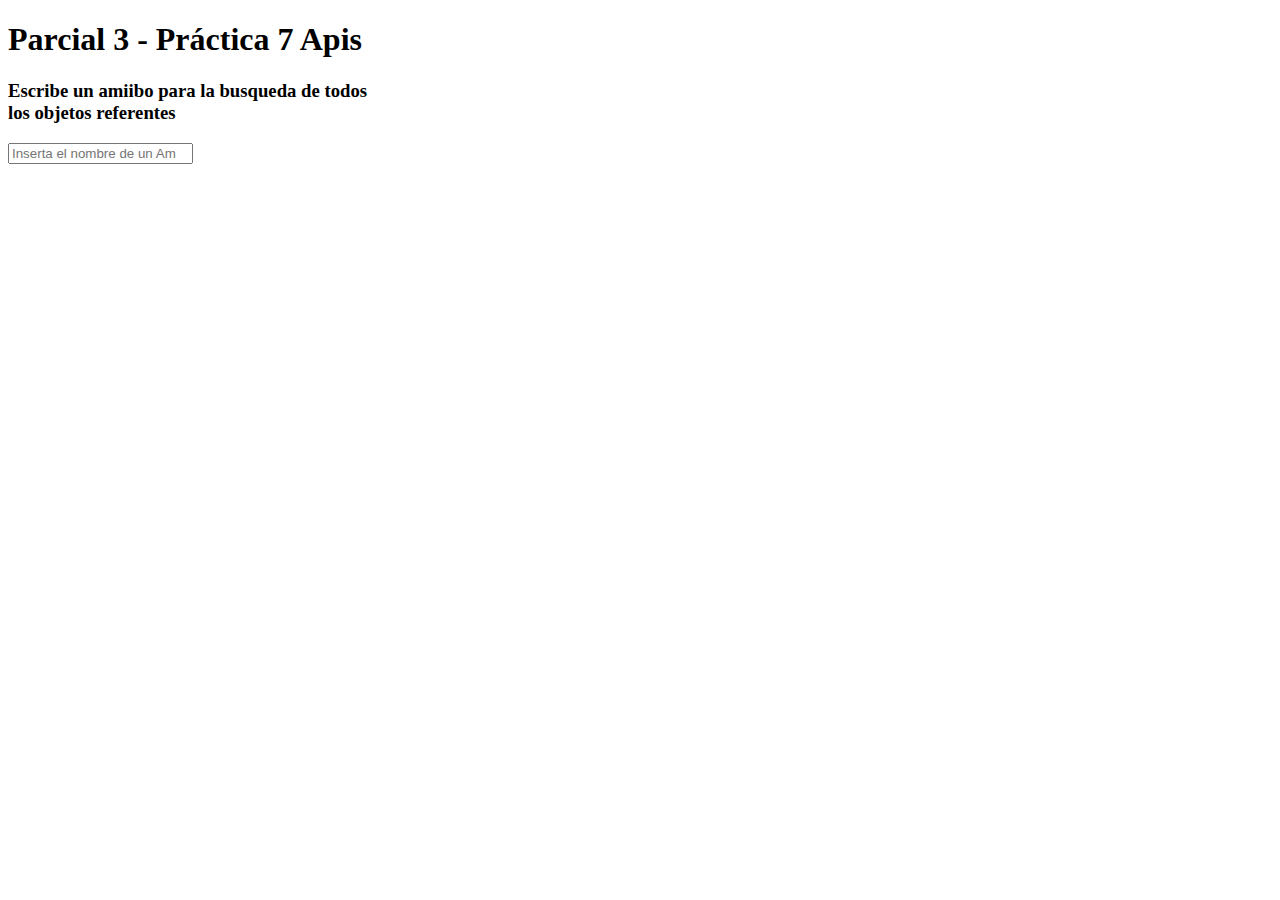
<file: API/index.html>
<!DOCTYPE html>
<html lang="en">
  <head>
    <meta charset="UTF-8" />
    <meta name="viewport" content="width=device-width, initial-scale=1.0" />
    <title>Obtener Amiibos</title>
    <link
      href="https://cdn.jsdelivr.net/npm/bootstrap@5.3.2/dist/css/bootstrap.min.css"rel="stylesheet"integrity="sha384-T3c6CoIi6uLrA9TneNEoa7RxnatzjcDSCmG1MXxSR1GAsXEV/Dwwykc2MPK8M2HN"crossorigin="anonymous"/>
  </head>
  <body>
    <div class="container">
        <div class="row">
            <div class="col-12 text-center py-3">
                <h1>Parcial 3 - Práctica 7 Apis</h1>
            </div>
        </div>
    </div>
    <div class="container py-5">
        <div class="row">
            <h3 class="text-center py-2">Escribe un amiibo para la busqueda de todos <br> los objetos referentes</h3>
            <div class="offset-4 col-4 text-center offset-4 py-3">
                <input class="form-control me-2" type="search" id="search" placeholder="Inserta el nombre de un Amiibo" aria-label="Search">
            </div>
        </div>
    </div>
    <div class="container">
        <div class="row">
            <div id="gameContent"></div>
        </div>
    </div>
    <script type="module" src="./api.js"></script>
  </body>
</html>
</file>
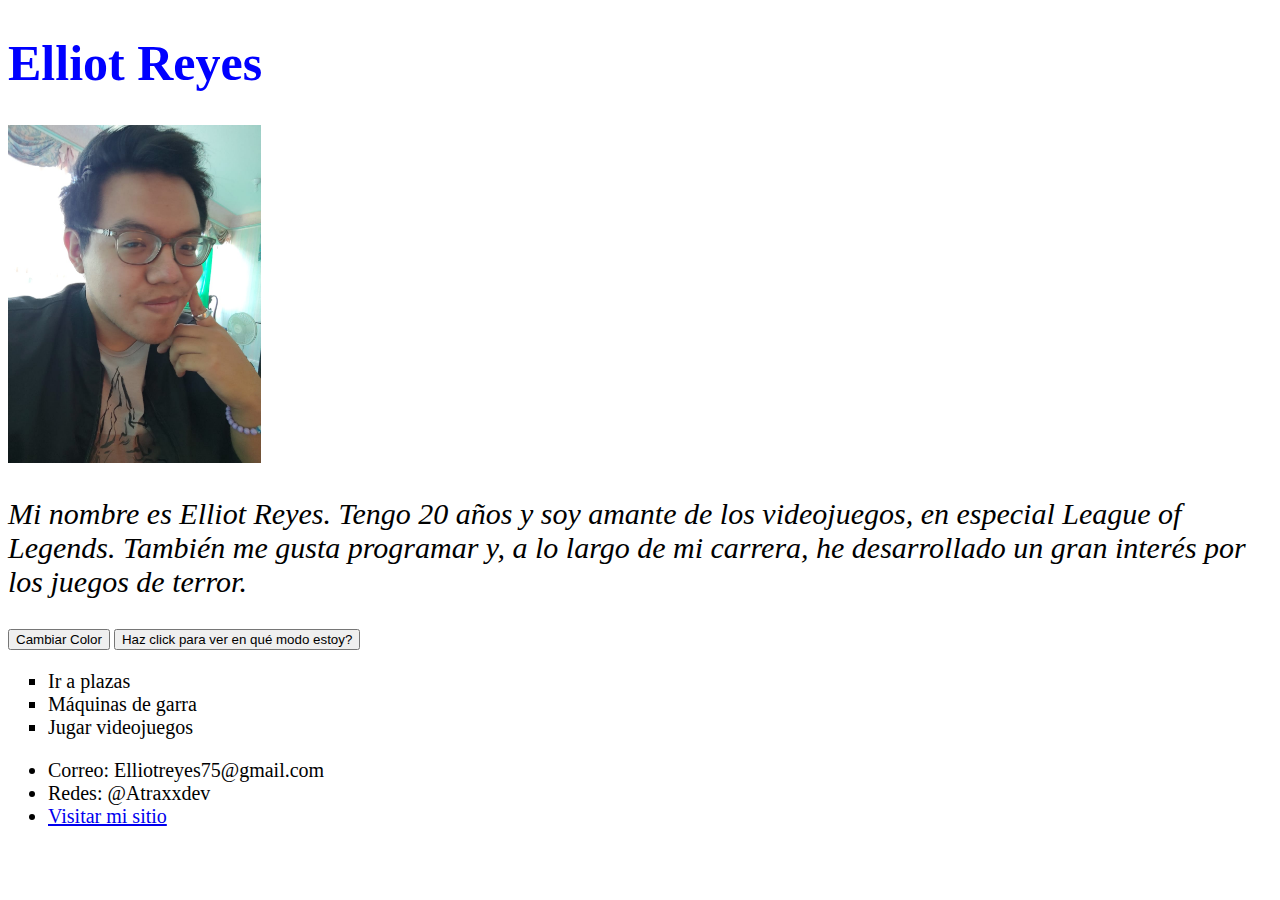
<file: CSSENJS/index.html>
<!DOCTYPE html>
<html lang="es">
<head>
    <meta charset="UTF-8">
    <meta name="viewport" content="width=device-width, initial-scale=1.0">
    <title>Mi Información Personal</title>
</head>
<body>
    <h1 id="nombre"></h1>
    <img id="foto" src="" alt="Mi Foto">
    <p id="biografia"></p>

    <button id="btn-cambiar-color">Cambiar Color</button>
    <button id="btn-mostrar-modo">Haz click para ver en qué modo estoy?</button>
    <ol id="pasatiempos"></ol>
    <ul id="contacto"></ul>

    <script src="js/main.js"></script>
</body>
</html>
</file>
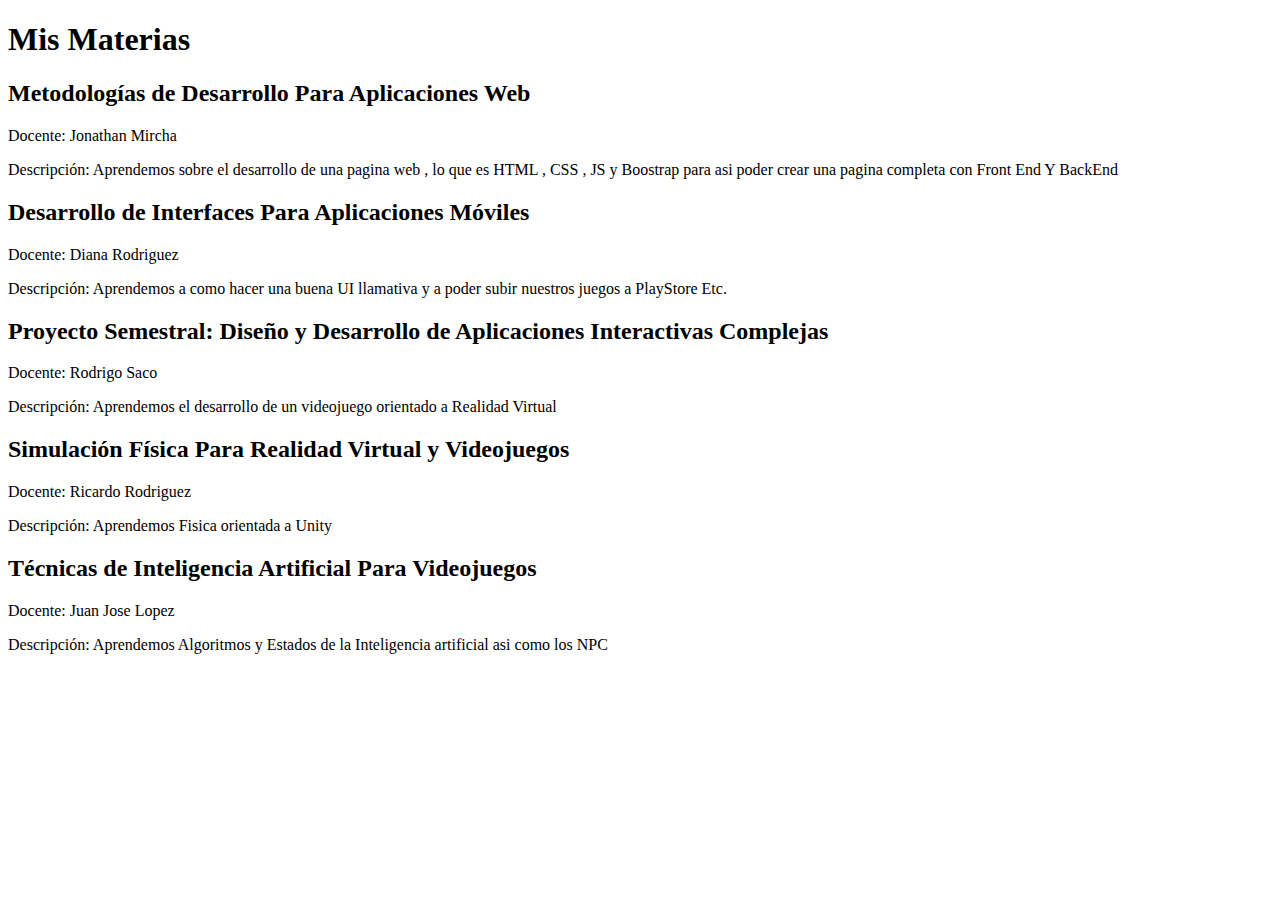
<file: DataJson/index.html>
<!DOCTYPE html>
<html lang="es">
<head>
    <meta charset="UTF-8">
    <meta name="viewport" content="width=device-width, initial-scale=1.0">
    <title>Mis Materias</title>
    <link href="https://cdn.jsdelivr.net/npm/bootstrap@5.3.2/dist/css/bootstrap.min.css" rel="stylesheet" integrity="sha384-T3c6CoIi6uLrA9TneNEoa7RxnatzjcDSCmG1MXxSR1GAsXEV/Dwwykc2MPK8M2HN" crossorigin="anonymous">
    
</head>
<body>
    <h1>Mis Materias</h1>
    <div id="materias-container" class="container"></div>

    <script src="js/scripts.js" type="module"></script>
</body>
</html>
</file>
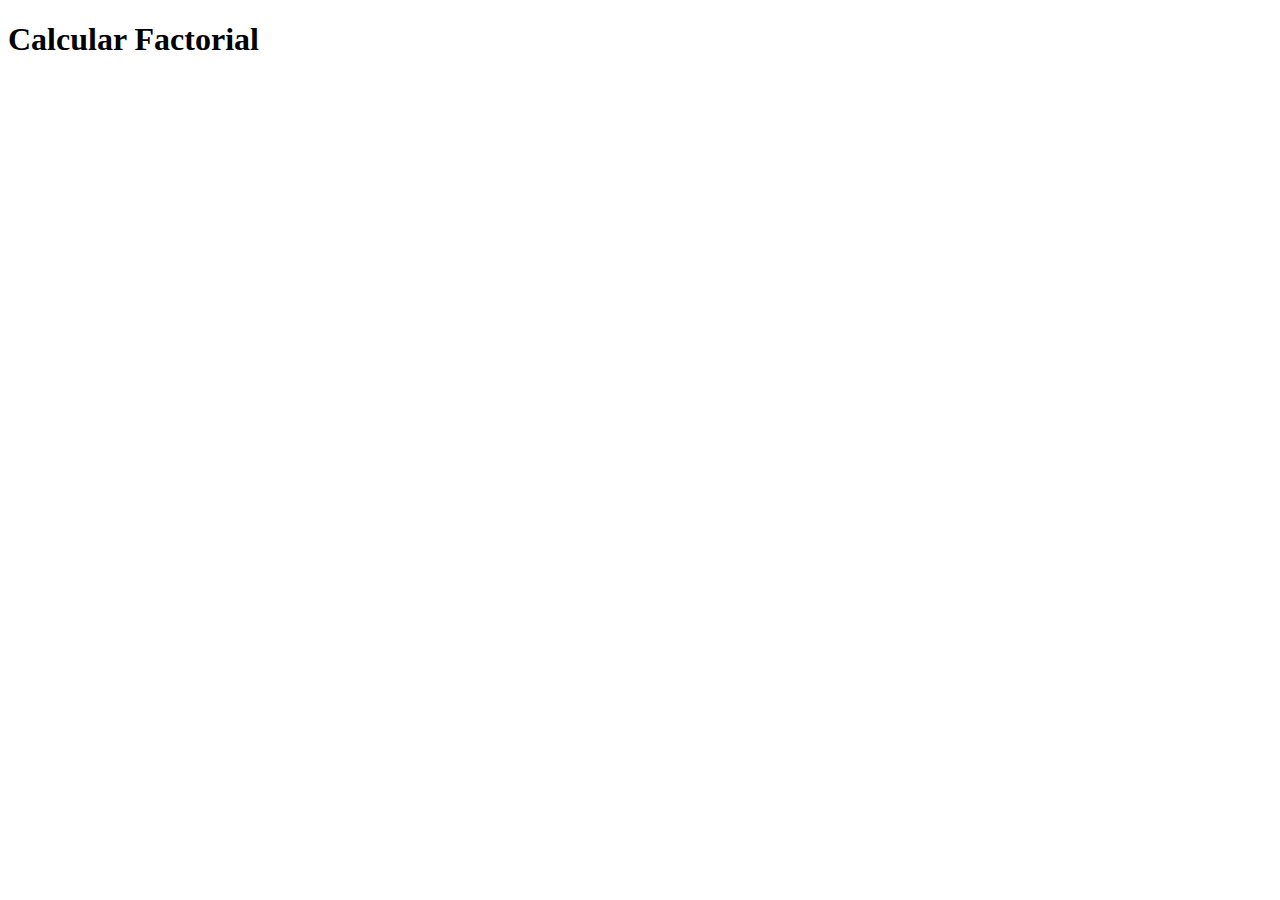
<file: factorialjs/index.html>
<!DOCTYPE html>
<html lang="en">
<head>
    <meta charset="UTF-8">
    <meta name="viewport" content="width=device-width, initial-scale=1.0">
    <title>Factorial</title>
</head>
<body>
    <h1>Calcular Factorial</h1>
    <script src="js/script.js"></script>
</body>
</html>
</file>
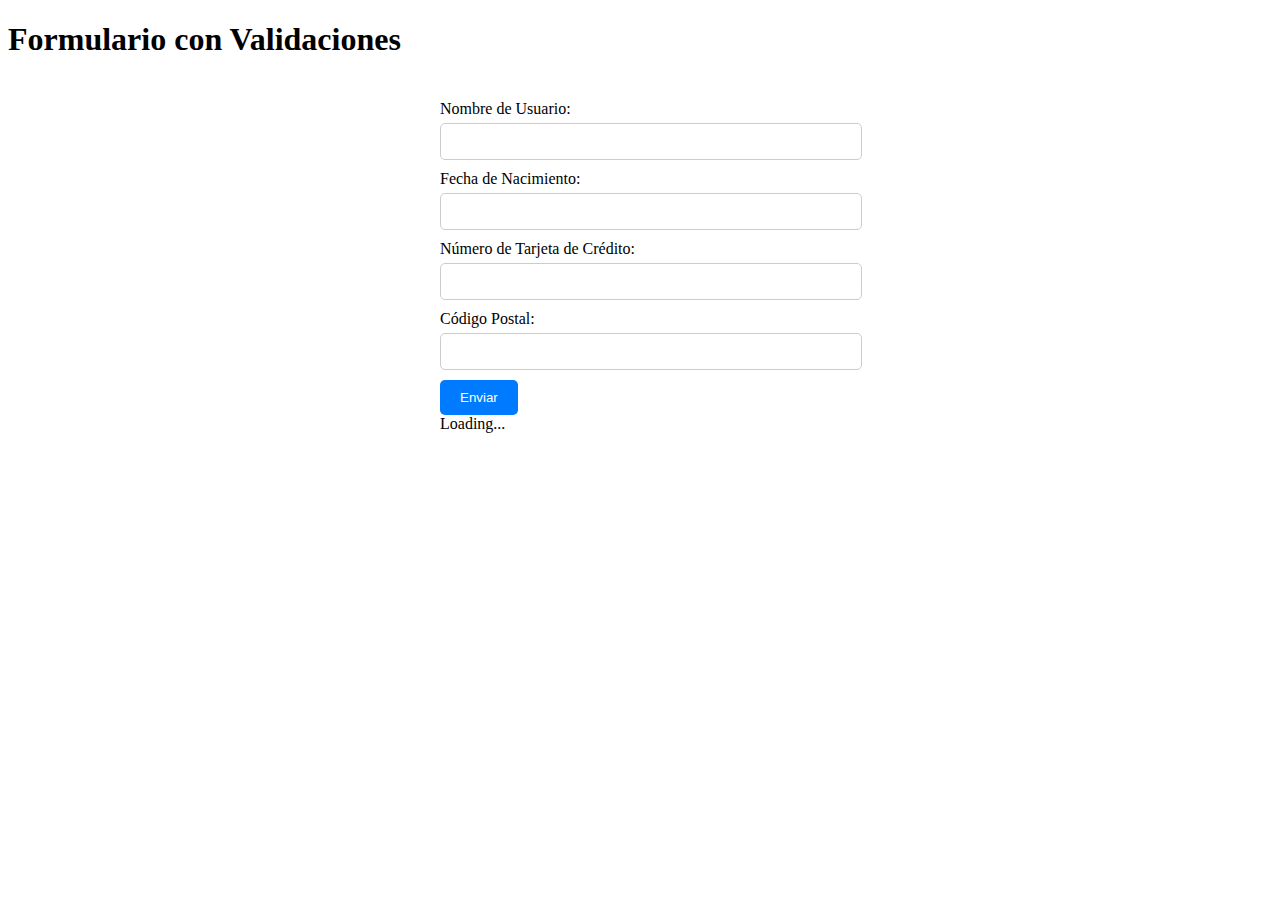
<file: Forms/index.html>
<!DOCTYPE html>
<html lang="es">
<head>
    <meta charset="UTF-8">
    <meta name="viewport" content="width=device-width, initial-scale=1.0">
    <title>Formulario con Validaciones</title>
    <link href="https://cdn.jsdelivr.net/npm/bootstrap@5.3.2/dist/css/bootstrap.min.css" rel="stylesheet" integrity="sha384-T3c6CoIi6uLrA9TneNEoa7RxnatzjcDSCmG1MXxSR1GAsXEV/Dwwykc2MPK8M2HN" crossorigin="anonymous">
    <link rel="stylesheet" href="css/styles.css">
</head>
<body>
    <h1>Formulario con Validaciones</h1>
    <form id="myForm">
        <div>
            <label for="username">Nombre de Usuario:</label>
            <input type="text" id="username" name="username" pattern="^[A-Za-z0-9]{4,12}$" required title="El nombre de usuario debe tener entre 4 y 12 caracteres alfanuméricos.">
        </div>

        <div>
            <label for="birthdate">Fecha de Nacimiento:</label>
            <input type="text" id="birthdate" name="birthdate" pattern="^(0[1-9]|[12][0-9]|3[01])/(0[1-9]|1[0-2])/[0-9]{4}$" required title="Ingresa una fecha de nacimiento válida en el formato dd/mm/aaaa.">
        </div>

        <div>
            <label for="creditcard">Número de Tarjeta de Crédito:</label>
            <input type="text" id="creditcard" name="creditcard" pattern="^[0-9]{13,16}$" required title="Ingresa un número de tarjeta de crédito válido (entre 13 y 16 dígitos).">
        </div>

        <div>
            <label for="postal">Código Postal:</label>
            <input type="text" id="postal" name="postal" pattern="^\d{5}$" required title="Ingresa un código postal válido de 5 dígitos.">
        </div>

        <button type="submit">Enviar</button>

       
        <div class="spinner-border text-primary d-none" id="loading-spinner" role="status">
        <span class="visually-hidden">Loading...</span>
        </div>
        
    </form>

    <script src="js/validation.js"></script>
    <script src="https://cdn.jsdelivr.net/npm/bootstrap@5.3.2/dist/js/bootstrap.bundle.min.js" integrity="sha384-C6RzsynM9kWDrMNeT87bh95OGNyZPhcTNXj1NW7RuBCsyN/o0jlpcV8Qyq46cDfL" crossorigin="anonymous"></script>
</body>
</html>
</file>
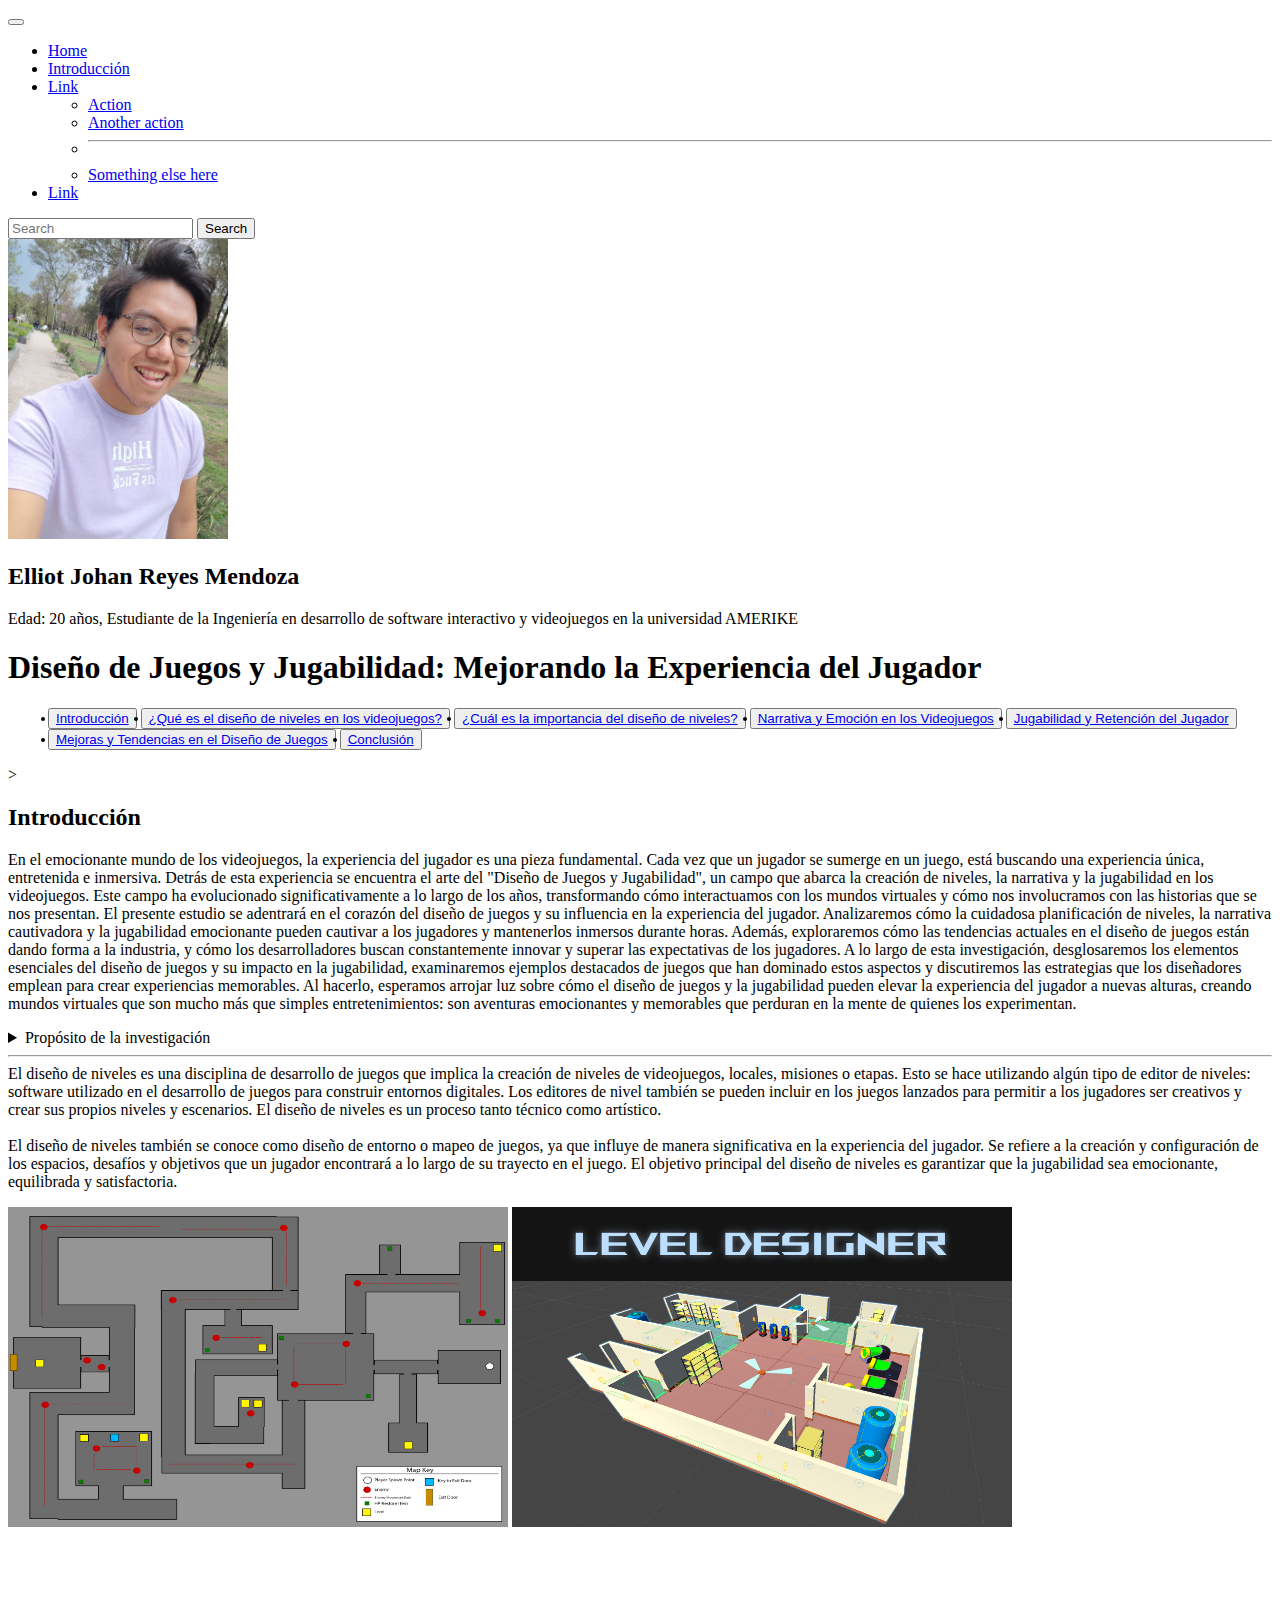
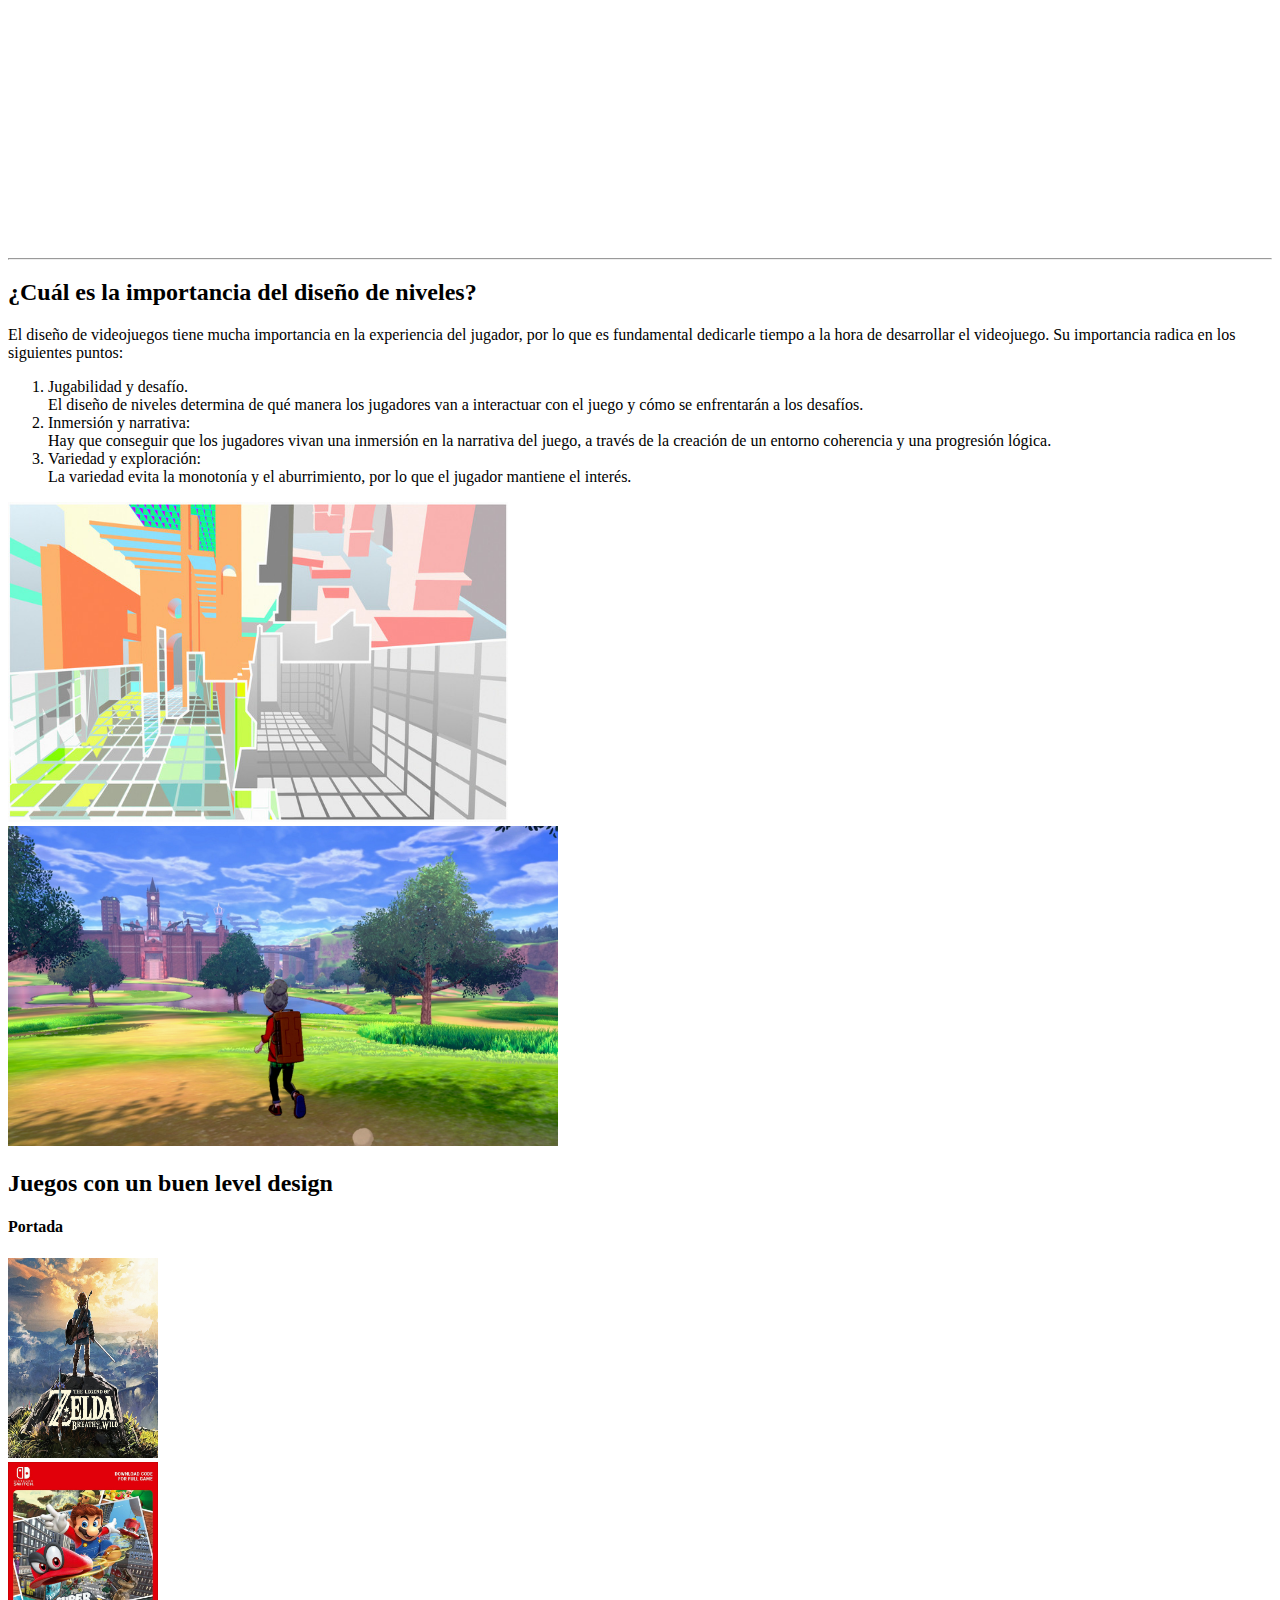
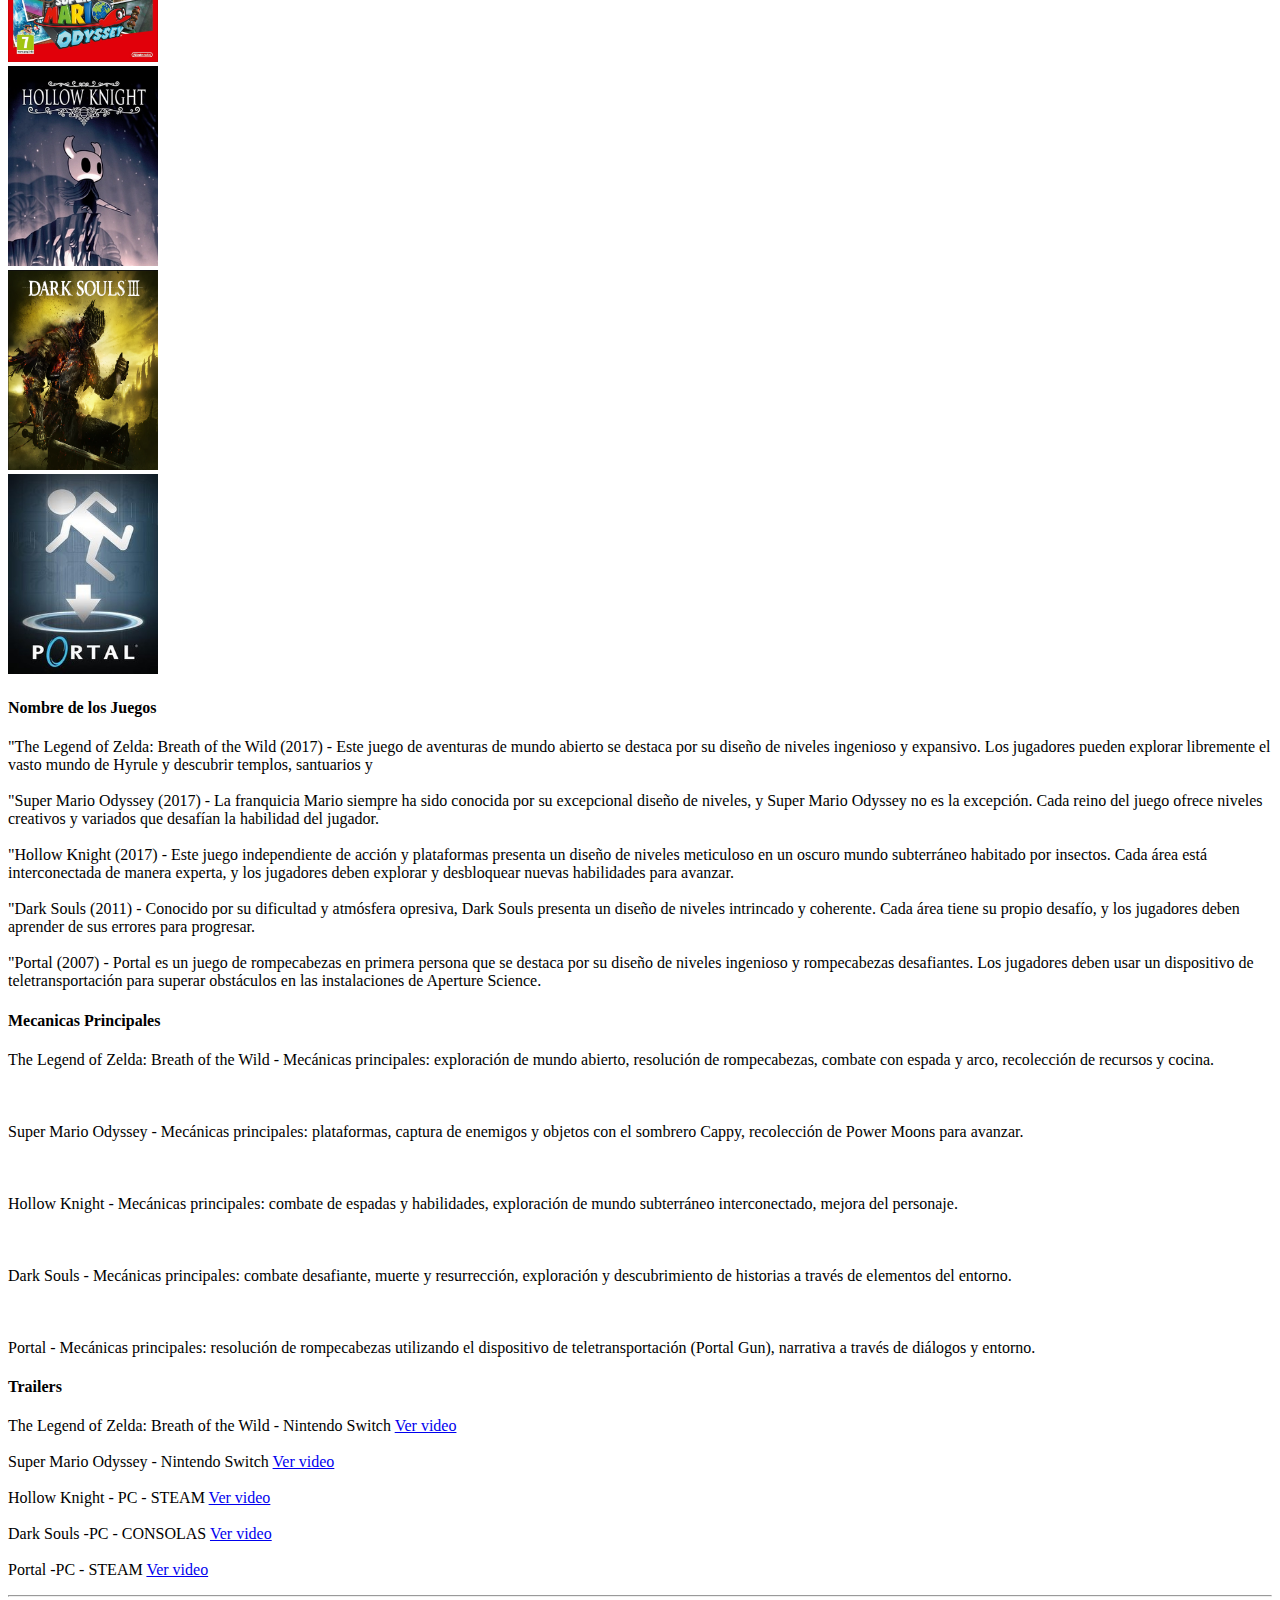
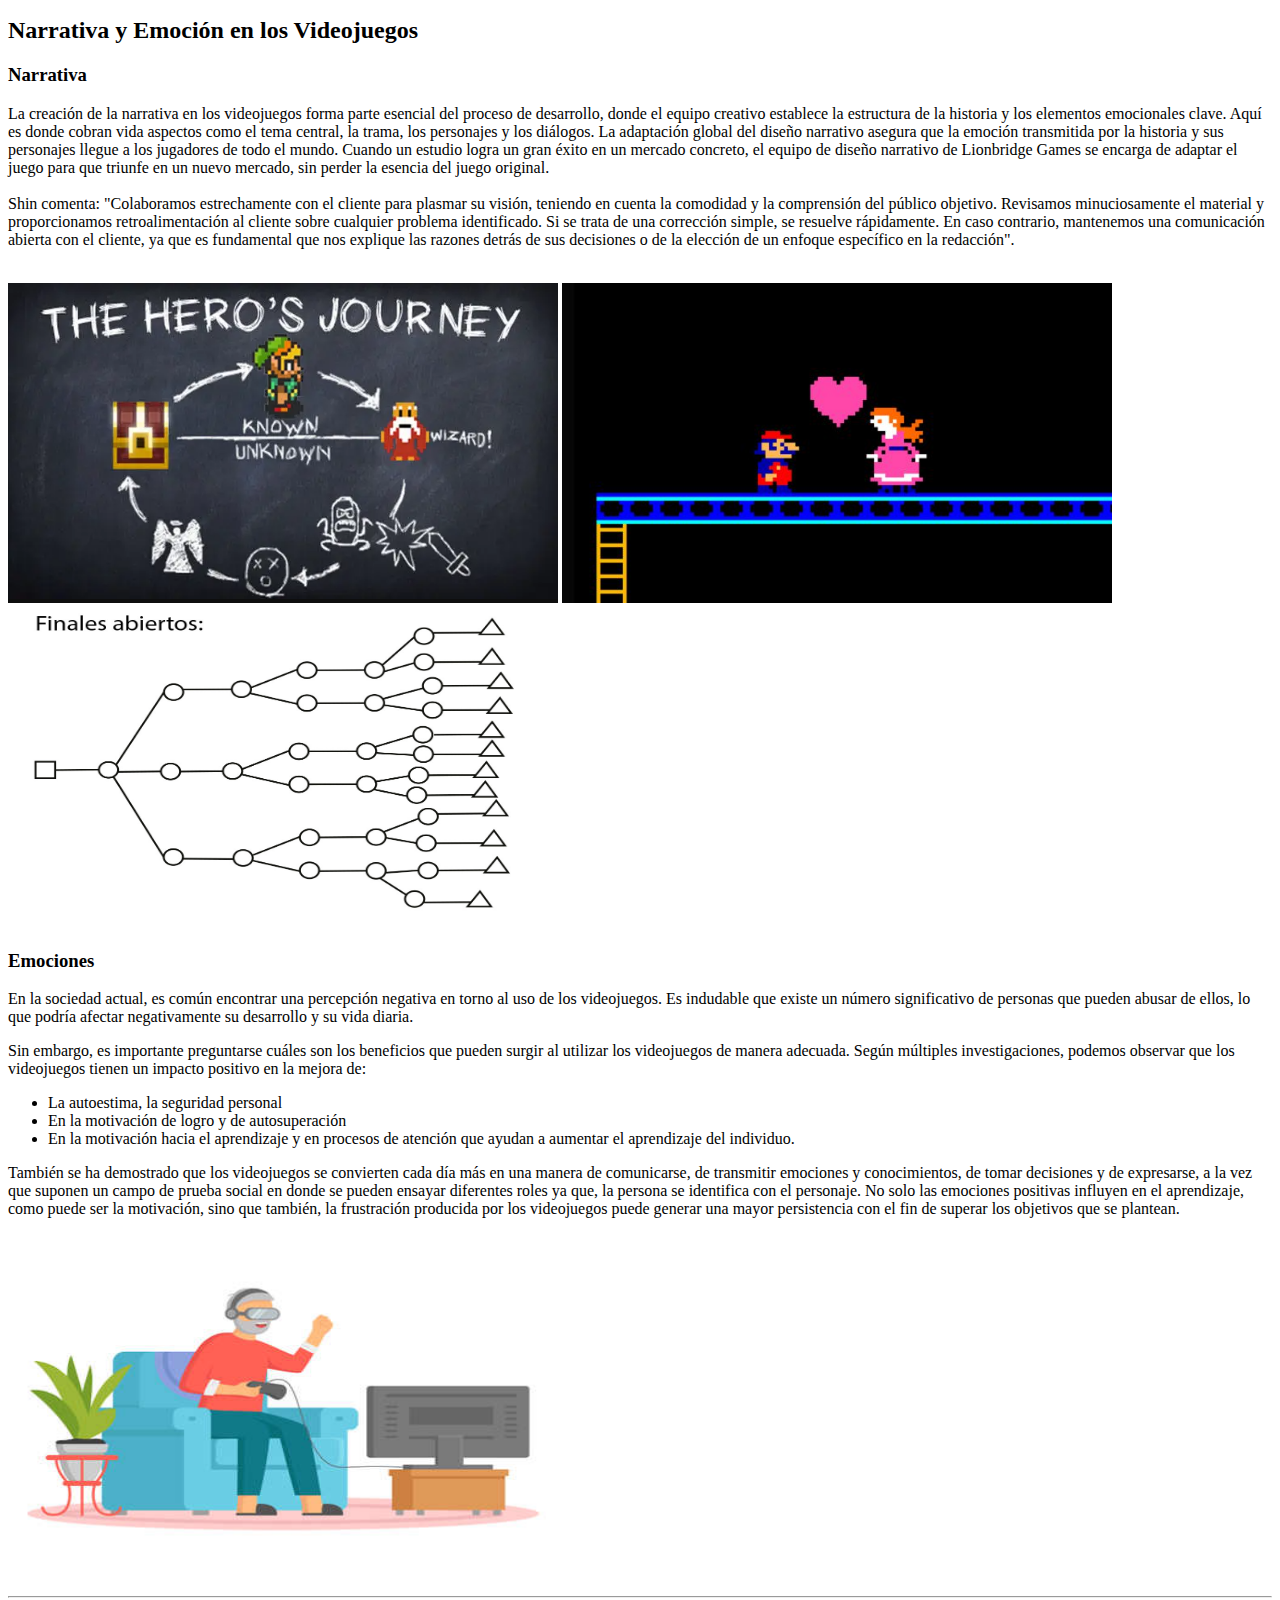
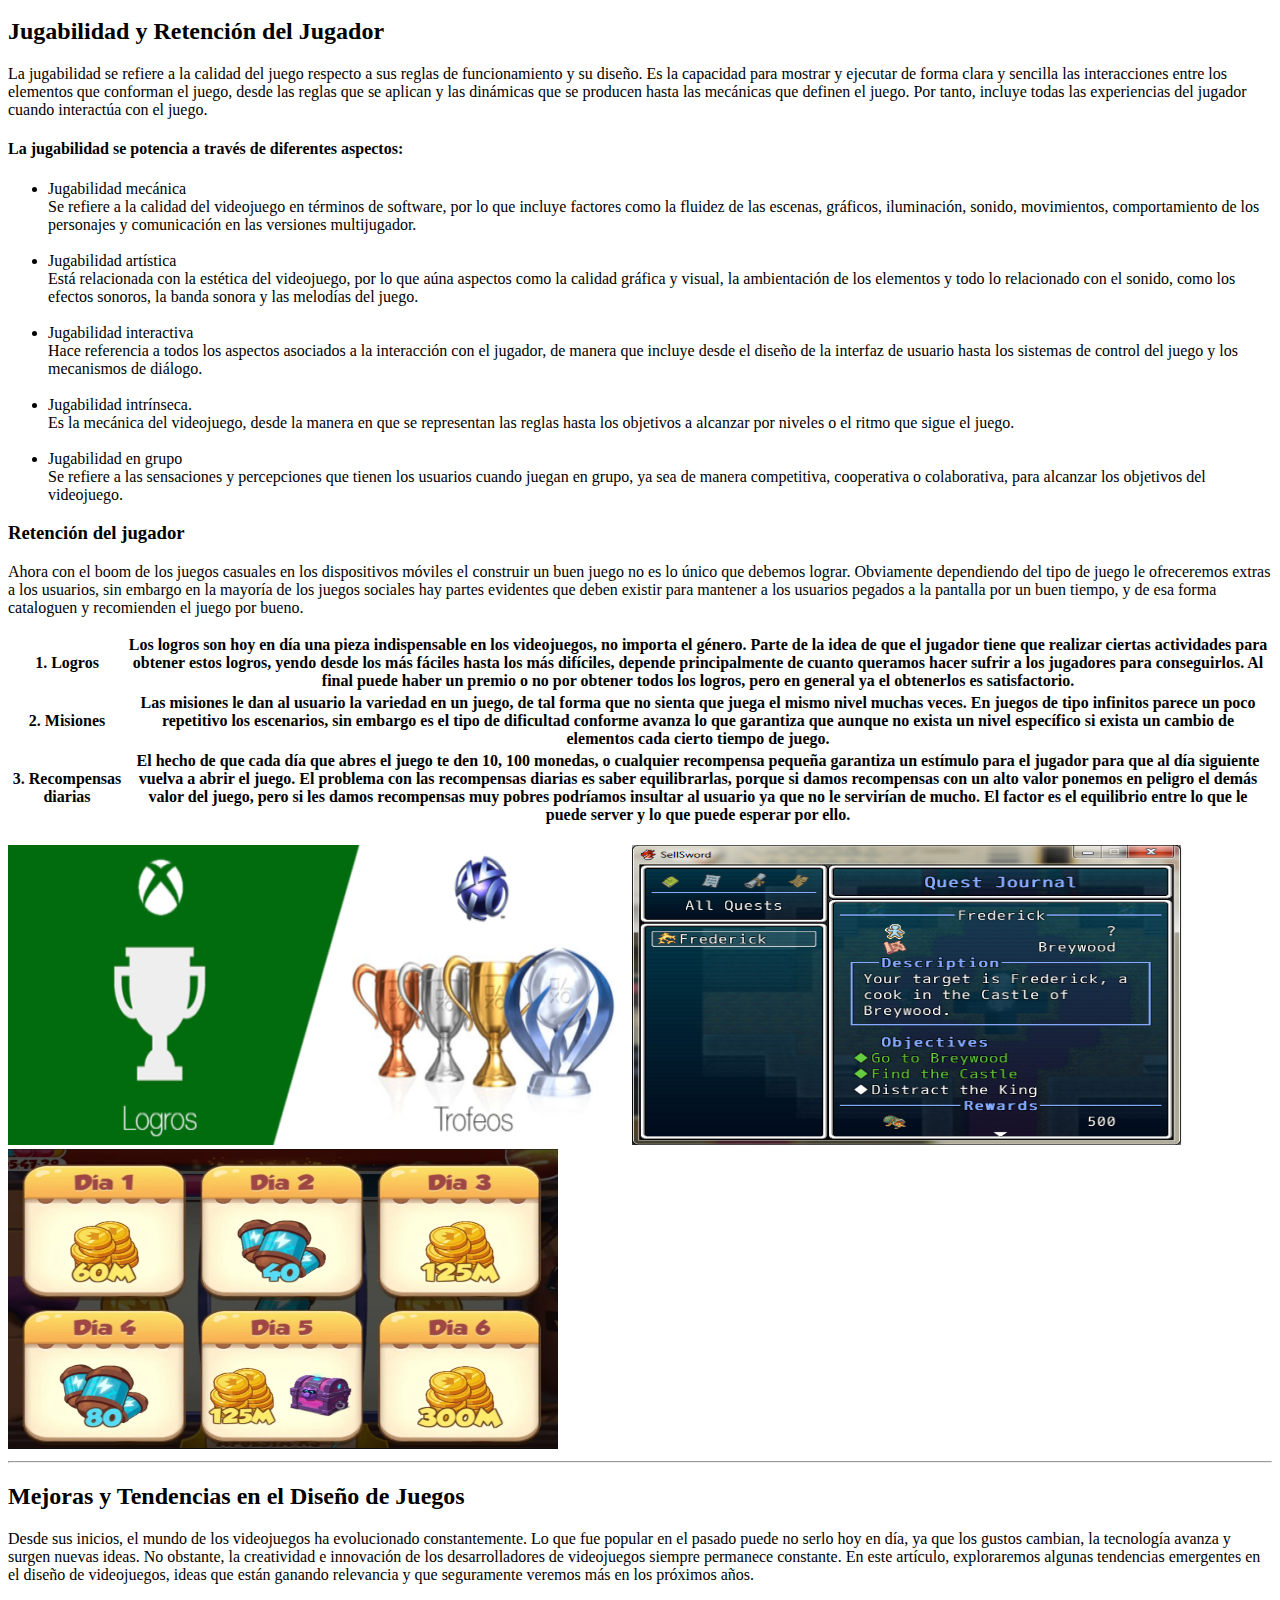
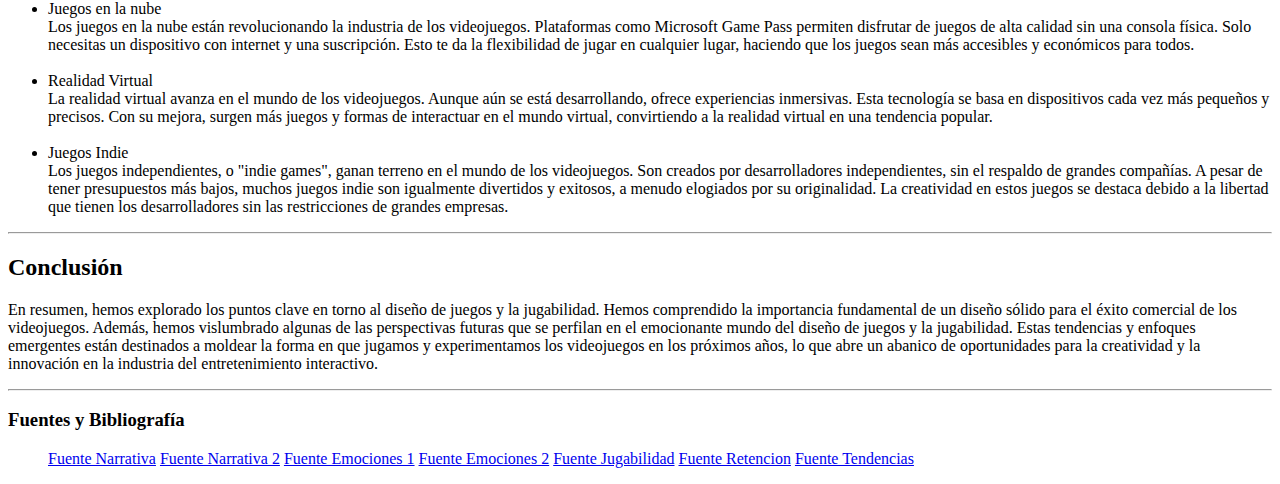
<file: Investigacion Boostrap/index.html>
<!DOCTYPE html>
<html lang="es">
<head>
    <meta charset="UTF-8">
    <meta name="viewport" content="width=device-width, initial-scale=1.0">
    <title>Diseño de Juegos y Jugabilidad</title>

     <!-- Boostrap -->
    <link href="https://cdn.jsdelivr.net/npm/bootstrap@5.0.2/dist/css/bootstrap.min.css" rel="stylesheet" integrity="sha384-EVSTQN3/azprG1Anm3QDgpJLIm9Nao0Yz1ztcQTwFspd3yD65VohhpuuCOmLASjC" crossorigin="anonymous">
    
    <link rel="preconnect" href="https://fonts.googleapis.com">
    <link rel="preconnect" href="https://fonts.gstatic.com" crossorigin>
    <link href="https://fonts.googleapis.com/css2?family=Kanit:wght@300&family=Roboto+Condensed&display=swap" rel="stylesheet">

    
    <meta name="description" content="Investigación sobre el diseño de niveles, narrativa y jugabilidad en los videojuegos.">
    <meta name="language" content="es">
    <link rel="icon" href="img/Favicon.png">

</head>
<body>
   
    <nav class="navbar sticky-top navbar-expand-lg navbar-dark bg-dark">
        <div class="container-fluid">
          
          <button class="navbar-toggler" type="button" data-bs-toggle="collapse" data-bs-target="#navbarScroll" aria-controls="navbarScroll" aria-expanded="false" aria-label="Toggle navigation">
            <span class="navbar-toggler-icon"></span>
          </button>
          <div class="collapse navbar-collapse" id="navbarScroll">
            <ul class="navbar-nav me-auto my-2 my-lg-0 navbar-nav-scroll" style="--bs-scroll-height: 100px;">
              <li class="nav-item">
                <a class="nav-link active" aria-current="page" href="/index.html">Home</a>
              </li>
              <li class="nav-item">
                <a class="nav-link" href="#seccion-introduccion">Introducción</a>
              </li>
              <li class="nav-item dropdown">
                <a class="nav-link dropdown-toggle" href="#" id="navbarScrollingDropdown" role="button" data-bs-toggle="dropdown" aria-expanded="false">
                  Link
                </a>
                <ul class="dropdown-menu" aria-labelledby="navbarScrollingDropdown">
                  <li><a class="dropdown-item" href="#">Action</a></li>
                  <li><a class="dropdown-item" href="#">Another action</a></li>
                  <li><hr class="dropdown-divider"></li>
                  <li><a class="dropdown-item" href="#">Something else here</a></li>
                </ul>
              </li>
              <li class="nav-item">
                <a class="nav-link disabled" href="#" tabindex="-1" aria-disabled="true">Link</a>
              </li>
            </ul>
            <form class="d-flex">
              <input class="form-control me-2" type="search" placeholder="Search" aria-label="Search">
              <button class="btn btn-outline-success" type="submit">Search</button>
            </form>
          </div>
        </div>
      </nav>


    <header>
        <img src="img/cv2.jpg" alt="Mi foto de perfil" width="220px" height="300px" class="rounded-image">
        <h2 class="profile-name">Elliot Johan Reyes Mendoza</h2>
        <p class="profile-description">Edad: 20 años, Estudiante de la Ingeniería en desarrollo de software interactivo y videojuegos en la universidad AMERIKE</p>
        <h1 class="main-title">Diseño de Juegos y Jugabilidad: Mejorando la Experiencia del Jugador </h1>
        <!-- Índice temático con enlaces internos -->
        <nav id="indice">
            <ul class="nav-links">
                <button type="button" class="btn btn-warning"><li ><a href="#seccion-introduccion">Introducción</a></li></button>
                <button type="button" class="btn btn-info"><li><a href="#seccion-diseno-niveles">¿Qué es el diseño de niveles en los videojuegos?</a></li></button>
                <button type="button" class="btn btn-light"><li><a href="#seccion-importancia">¿Cuál es la importancia del diseño de niveles?</a></li></button>
                <button type="button" class="btn btn-danger"><li><a href="#seccion-narrativa-emocion">Narrativa y Emoción en los Videojuegos</a></li></button>
                <button type="button" class="btn btn-success"><li><a href="#seccion-jugabilidad-retencion">Jugabilidad y Retención del Jugador</a></li></button>
                <button type="button" class="btn btn-link"><li><a href="#seccion-mejoras-tendencias">Mejoras y Tendencias en el Diseño de Juegos</a></li></button>
                <button type="button" class="btn btn-secondary"><li><a href="#seccion-conclusion">Conclusión</a></li>
            </ul>
        </nav>
    </header>
    
    <main>
        <article id="seccion-introduccion"></article>>
        <h2>Introducción</h2>
        <p class="p-3 mb-2 bg-dark text-white">En el emocionante mundo de los videojuegos, la experiencia del jugador es una pieza fundamental. Cada vez que un jugador se sumerge en un juego, está buscando una experiencia única, entretenida e inmersiva. Detrás de esta experiencia se encuentra el arte del "Diseño de Juegos y Jugabilidad", un campo que abarca la creación de niveles, la narrativa y la jugabilidad en los videojuegos. Este campo ha evolucionado significativamente a lo largo de los años, transformando cómo interactuamos con los mundos virtuales y cómo nos involucramos con las historias que se nos presentan.

            El presente estudio se adentrará en el corazón del diseño de juegos y su influencia en la experiencia del jugador. Analizaremos cómo la cuidadosa planificación de niveles, la narrativa cautivadora y la jugabilidad emocionante pueden cautivar a los jugadores y mantenerlos inmersos durante horas. Además, exploraremos cómo las tendencias actuales en el diseño de juegos están dando forma a la industria, y cómo los desarrolladores buscan constantemente innovar y superar las expectativas de los jugadores.
            
            A lo largo de esta investigación, desglosaremos los elementos esenciales del diseño de juegos y su impacto en la jugabilidad, examinaremos ejemplos destacados de juegos que han dominado estos aspectos y discutiremos las estrategias que los diseñadores emplean para crear experiencias memorables. Al hacerlo, esperamos arrojar luz sobre cómo el diseño de juegos y la jugabilidad pueden elevar la experiencia del jugador a nuevas alturas, creando mundos virtuales que son mucho más que simples entretenimientos: son aventuras emocionantes y memorables que perduran en la mente de quienes los experimentan.</p>

            <details>
                <summary>Propósito de la investigación</summary>
                <p class="p-3 mb-2 bg-dark text-white">"El propósito de la investigación es explorar en profundidad cómo el diseño de niveles o como todos lo conocen "Level Design", la narrativa y la jugabilidad en los videojuegos influyen en la experiencia del jugador. Nos proponemos analizar cómo estos elementos se relacionan entre sí y cómo pueden ser mejorados para lograr una mayor inmersión y retención del usuario en el mundo de los videojuegos. A través de esta investigación, buscamos comprender las tendencias actuales en el diseño de juegos y cómo estás pueden aplicarse para crear experiencias más emocionantes y envolventes para los jugadores."</p>
            </details>
    </article>
    <hr>

  
    <article id="seccion-diseno-niveles" class="p-3 mb-2 bg-warning text-dark>
        <h2>¿Qué es el diseño de niveles en los videojuegos?</h2>
       
        <p ">El diseño de niveles es una disciplina de desarrollo de juegos que implica la creación de niveles de videojuegos, locales, misiones o etapas. Esto se hace utilizando algún tipo de editor de niveles: software utilizado en el desarrollo de juegos para construir entornos digitales. Los editores de nivel también se pueden incluir en los juegos lanzados para permitir a los jugadores ser creativos y crear sus propios niveles y escenarios. El diseño de niveles es un proceso tanto técnico como artístico.
        <br>
        <br>
        El diseño de niveles también se conoce como diseño de entorno o mapeo de juegos, ya que influye de manera significativa en la experiencia del jugador. Se refiere a la creación y configuración de los espacios, desafíos y objetivos que un jugador encontrará a lo largo de su trayecto en el juego. El objetivo principal del diseño de niveles es garantizar que la jugabilidad sea emocionante, equilibrada y satisfactoria.</p>
        
        <img src="img/map_gamedesign.jpg" alt="GameDesign" width="500px" height="320px">
        <img src="img/leveldesigner.jpg" alt="leveldesigner" width="500px" height="320px">
        <iframe width="560" height="315" src="https://www.youtube.com/embed/lAs5UngYPRs?si=cpE8eZh5r6PuRBwz" title="YouTube video player" frameborder="0" allow="accelerometer; autoplay; clipboard-write; encrypted-media; gyroscope; picture-in-picture; web-share" allowfullscreen></iframe>
        
    </article>
    <hr>
    <article id="seccion-importancia" class="p-3 mb-2 bg-danger text-white">
        <h2>¿Cuál es la importancia del diseño de niveles?</h2>
        <p >El diseño de videojuegos tiene mucha importancia en la experiencia del jugador, por lo que es fundamental dedicarle tiempo a la hora de desarrollar el videojuego. Su importancia radica en los siguientes puntos:</p>
        <ol>
            <li>Jugabilidad y desafío. 
                <br>El diseño de niveles determina de qué manera los jugadores van a interactuar con el juego y cómo se enfrentarán a los desafíos. </li>
             <li>Inmersión y narrativa: 
                <br>Hay que conseguir que los jugadores vivan una inmersión en la narrativa del juego, a través de la creación de un entorno coherencia y una progresión lógica.  </li>
             <li>Variedad y exploración: 
                <br>La variedad evita la monotonía y el aburrimiento, por lo que el jugador mantiene el interés.</li>
        </ol>
        <img src="img/Arquitectura.jpg" alt="Captura de un nivel de juego" width="500px" height="320px">
        <iframe width="560" height="315" src="https://www.youtube.com/embed/VNPxgpvx9Fo?si=k1fT2rnWHQ5S335G" title="YouTube video player" frameborder="0" allow="accelerometer; autoplay; clipboard-write; encrypted-media; gyroscope; picture-in-picture; web-share" allowfullscreen></iframe>
        <img src="img/level.png" alt="Level" width="550px" height="320px">

        <h2>Juegos con un buen level design</h2>
        <article class="p-3 mb-2 bg-success text-white">
            
            <div class="col">
                <h4>Portada</h4>
                <p>
                    
                    <img src="img/Zelda.jpg" alt="Zelda" width="150px" height="200px" >
                    <br>
                    <img src="img/Mario.jpeg" alt="Mario" width="150px" height="200px" >
                    <br>
                    <img src="img/Hollow.png" alt="Hollow" width="150px" height="200px">
                    <br>
                    <img src="img/DarkSouls.png" alt="Dark" width="150px" height="200px" >
                    <br>
                    <img src="img/Portal.jpg" alt="Portal" width="150px" height="200px" >
                </p>
              </div>
            
            <div class="col">
                <h4>Nombre de los Juegos</h4>
                <p>
                    <li>"The Legend of Zelda: Breath of the Wild (2017) - Este juego de aventuras de mundo abierto se destaca por su diseño de niveles ingenioso y expansivo. Los jugadores pueden explorar libremente el vasto mundo de Hyrule y descubrir templos, santuarios y </li>
                    <br>
                    <li>"Super Mario Odyssey (2017) - La franquicia Mario siempre ha sido conocida por su excepcional diseño de niveles, y Super Mario Odyssey no es la excepción. Cada reino del juego ofrece niveles creativos y variados que desafían la habilidad del jugador.</li>
                    <br>
                    <li>"Hollow Knight (2017) - Este juego independiente de acción y plataformas presenta un diseño de niveles meticuloso en un oscuro mundo subterráneo habitado por insectos. Cada área está interconectada de manera experta, y los jugadores deben explorar y desbloquear nuevas habilidades para avanzar.</li>
                    <br>
                    <li>"Dark Souls (2011) - Conocido por su dificultad y atmósfera opresiva, Dark Souls presenta un diseño de niveles intrincado y coherente. Cada área tiene su propio desafío, y los jugadores deben aprender de sus errores para progresar.</li>
                    <br>
                    <li>"Portal (2007) - Portal es un juego de rompecabezas en primera persona que se destaca por su diseño de niveles ingenioso y rompecabezas desafiantes. Los jugadores deben usar un dispositivo de teletransportación para superar obstáculos en las instalaciones de Aperture Science.</li>
                </p>
              </div>
              <div class="col">
                <h4>Mecanicas Principales</h4>
                <p>
                    <li>The Legend of Zelda: Breath of the Wild - Mecánicas principales: exploración de mundo abierto, resolución de rompecabezas, combate con espada y arco, recolección de recursos y cocina.</li>
                    <br>
                    <br>
                    <br>
                    <li>Super Mario Odyssey - Mecánicas principales: plataformas, captura de enemigos y objetos con el sombrero Cappy, recolección de Power Moons para avanzar.</li>
                    <br>
                    <br>
                    <br>
                    <li>Hollow Knight - Mecánicas principales: combate de espadas y habilidades, exploración de mundo subterráneo interconectado, mejora del personaje.</li>
                    <br>
                    <br>
                    <br>
                    <li>Dark Souls - Mecánicas principales: combate desafiante, muerte y resurrección, exploración y descubrimiento de historias a través de elementos del entorno.</li>
                    <br>
                    <br>
                    <br>
                    <li>Portal - Mecánicas principales: resolución de rompecabezas utilizando el dispositivo de teletransportación (Portal Gun), narrativa a través de diálogos y entorno.</li>
                </p>
              </div>
              <div class="col">
                <h4>Trailers</h4>
                <p>
                    <tr>
                        <td>The Legend of Zelda: Breath of the Wild </td>
                        <td>- Nintendo Switch</td>
                        <td><a href="https://www.youtube.com/watch?v=zw47_q9wbBE" target="_blank">Ver video</a></td>
                    </tr>
                    <br>
                    <br>
                    <tr>
                        <td>Super Mario Odyssey</td>
                        <td>- Nintendo Switch </td>
                        <td><a href="https://www.youtube.com/watch?v=5kcdRBHM7kM" target="_blank">Ver video</a></td>
                    </tr>
                    <br>
                    <br>
                    <tr>
                        <td>Hollow Knight</td>
                        <td>- PC - STEAM</td>
                        <td><a href="https://www.youtube.com/watch?v=nSPJXlYjENE" target="_blank">Ver video</a></td>
                    </tr>
                    <br>
                    <br>
                    <tr>
                        <td>Dark Souls</td>
                        <td>-PC - CONSOLAS</td>
                        <td><a href="https://www.youtube.com/watch?v=_zDZYrIUgKE" target="_blank">Ver video</a></td>
                    </tr>
                    <br>
                    <br>
                    <tr>
                        <td>Portal </td>
                        <td>-PC - STEAM</td>
                        <td><a href="https://www.youtube.com/watch?v=zQhCTRHYBZQ" target="_blank">Ver video</a></td>
                    </tr>
                    
                </p>
              </div>
        </article>
    </article>
    <hr>

    
    <article id="seccion-narrativa-emocion" class="p-3 mb-2 bg-info text-dark" >
        <h2>Narrativa y Emoción en los Videojuegos </h2>
       
        <h3>Narrativa</h3>
        <p>La creación de la narrativa en los videojuegos forma parte esencial del proceso de desarrollo, donde el equipo creativo establece la estructura de la historia y los elementos emocionales clave. Aquí es donde cobran vida aspectos como el tema central, la trama, los personajes y los diálogos. La adaptación global del diseño narrativo asegura que la emoción transmitida por la historia y sus personajes llegue a los jugadores de todo el mundo. Cuando un estudio logra un gran éxito en un mercado concreto, el equipo de diseño narrativo de Lionbridge Games se encarga de adaptar el juego para que triunfe en un nuevo mercado, sin perder la esencia del juego original.
            
            <br>
            <br>
            Shin comenta: "Colaboramos estrechamente con el cliente para plasmar su visión, teniendo en cuenta la comodidad y la comprensión del público objetivo. Revisamos minuciosamente el material y proporcionamos retroalimentación al cliente sobre cualquier problema identificado. Si se trata de una corrección simple, se resuelve rápidamente. En caso contrario, mantenemos una comunicación abierta con el cliente, ya que es fundamental que nos explique las razones detrás de sus decisiones o de la elección de un enfoque específico en la redacción".</p>
            <br>
            <img src="img/Journey.png" alt="Journey" width="550px" height="320px">
            <img src="img/marionarr.jpg" alt="marionarr" width="550px" height="320px">  
            <img src="img/finales.jpg" alt="finales" width="550px" height="320px">


            <h3>Emociones</h3>

            <p>En la sociedad actual, es común encontrar una percepción negativa en torno al uso de los videojuegos. Es indudable que existe un número significativo de personas que pueden abusar de ellos, lo que podría afectar negativamente su desarrollo y su vida diaria.</p>

            Sin embargo, es importante preguntarse cuáles son los beneficios que pueden surgir al utilizar los videojuegos de manera adecuada. Según múltiples investigaciones, podemos observar que los videojuegos tienen un impacto positivo en la mejora de:
                <ul>
                    <li>La autoestima, la seguridad personal</li>
                    <li>En la motivación de logro y de autosuperación</li>
                    <li>En la motivación hacia el aprendizaje y en procesos de atención que ayudan a aumentar el aprendizaje del individuo.</li>
                    
                </ul>
                
                <p>También se ha demostrado que los videojuegos se convierten cada día más en una manera de comunicarse, de transmitir emociones y conocimientos, de tomar decisiones y de expresarse, a la vez que suponen un campo de prueba social en donde se pueden ensayar diferentes roles ya que, la persona se identifica con el personaje.
                No solo las emociones positivas influyen en el aprendizaje, como puede ser la motivación, sino que también, la frustración producida por los videojuegos puede generar una mayor persistencia con el fin de superar los objetivos que se plantean.
            </p>
            <img src="img/emocion1.jpg" alt="emocion1" width="550px" height="350px">
    </article>
    <hr>
    
    <article id="seccion-jugabilidad-retencion" class="p-3 mb-2 bg-secondary text-white">
        <h2>Jugabilidad y Retención del Jugador</h2>
       
        <table>
        <p>La jugabilidad se refiere a la calidad del juego respecto a sus reglas de funcionamiento y su diseño. Es la capacidad para mostrar y ejecutar de forma clara y sencilla las interacciones entre los elementos que conforman el juego, desde las reglas que se aplican y las dinámicas que se producen hasta las mecánicas que definen el juego. Por tanto, incluye todas las experiencias del jugador cuando interactúa con el juego.</p>
        <h4>La jugabilidad se potencia a través de diferentes aspectos:</h4>
        <ul>
            <li>Jugabilidad mecánica
                <br>Se refiere a la calidad del videojuego en términos de software, por lo que incluye factores como la fluidez de las escenas, gráficos, iluminación, sonido, movimientos, comportamiento de los personajes y comunicación en las versiones multijugador.</li>
                <br>
                <li>Jugabilidad artística
                    <br>Está relacionada con la estética del videojuego, por lo que aúna aspectos como la calidad gráfica y visual, la ambientación de los elementos y todo lo relacionado con el sonido, como los efectos sonoros, la banda sonora y las melodías del juego.</li>
                    <br>
                    <li>Jugabilidad interactiva
                        <br>Hace referencia a todos los aspectos asociados a la interacción con el jugador, de manera que incluye desde el diseño de la interfaz de usuario hasta los sistemas de control del juego y los mecanismos de diálogo.</li>
                        <br>
                        <li>Jugabilidad intrínseca.
                            <br>Es la mecánica del videojuego, desde la manera en que se representan las reglas hasta los objetivos a alcanzar por niveles o el ritmo que sigue el juego.</li>
                            <br>
                            <li>Jugabilidad en grupo
                                <br>Se refiere a las sensaciones y percepciones que tienen los usuarios cuando juegan en grupo, ya sea de manera competitiva, cooperativa o colaborativa, para alcanzar los objetivos del videojuego.</li>
            
        </ul>
        
        <h3>Retención del jugador</h3>
        <p>Ahora con el boom de los juegos casuales en los dispositivos móviles el construir un buen juego no es lo único que debemos lograr. Obviamente dependiendo del tipo de juego le ofreceremos extras a los usuarios, sin embargo en la mayoría de los juegos sociales hay partes evidentes que deben existir para mantener a los usuarios pegados a la pantalla por un buen tiempo, y de esa forma cataloguen y recomienden el juego por bueno.</p>
        
        <tr class="p-3 mb-2 bg-light text-dark">
            <th>1. Logros</th>
        
        
            <th>Los logros son hoy en día una pieza indispensable en los videojuegos, no importa el género. Parte de la idea de que el jugador tiene que realizar ciertas actividades para obtener estos logros, yendo desde los más fáciles hasta los más difíciles, depende principalmente de cuanto queramos hacer sufrir a los jugadores para conseguirlos. Al final puede haber un premio o no por obtener todos los logros, pero en general ya el obtenerlos es satisfactorio.</th>
        </tr>
        <tr class="p-3 mb-2 bg-light text-dark">
            <th >2. Misiones</th>
            
            <th>Las misiones le dan al usuario la variedad en un juego, de tal forma que no sienta que juega el mismo nivel muchas veces. En juegos de tipo infinitos parece un poco repetitivo los escenarios, sin embargo es el tipo de dificultad conforme avanza lo que garantiza que aunque no exista un nivel específico si exista un cambio de elementos cada cierto tiempo de juego.</th>
        </tr>
        <tr class="p-3 mb-2 bg-light text-dark">
            <th>3. Recompensas diarias</th>
            
            <th>El hecho de que cada día que abres el juego te den 10, 100 monedas, o cualquier recompensa pequeña garantiza un estímulo para el jugador para que al día siguiente vuelva a abrir el juego. El problema con las recompensas diarias es saber equilibrarlas, porque si damos recompensas con un alto valor ponemos en peligro el demás valor del juego, pero si les damos recompensas muy pobres podríamos insultar al usuario ya que no le servirían de mucho. El factor es el equilibrio entre lo que le puede server y lo que puede esperar por ello.</th>
        </tr>
    </table>
    <br>
    <img src="img/Trofeos.png" alt="Trofeos" width="620px" height="300px">
    <img src="img/misions.png" alt="misions" width="550px" height="300px">
    <img src="img/daily.png" alt="daily" width="550px" height="300px">
    </article>
    <hr>

    <article id="seccion-mejoras-tendencias" class="p-3 mb-2 bg-primary text-white">
        <h2>Mejoras y Tendencias en el Diseño de Juegos</h2>
        
        <p>Desde sus inicios, el mundo de los videojuegos ha evolucionado constantemente. Lo que fue popular en el pasado puede no serlo hoy en día, ya que los gustos cambian, la tecnología avanza y surgen nuevas ideas. No obstante, la creatividad e innovación de los desarrolladores de videojuegos siempre permanece constante. En este artículo, exploraremos algunas tendencias emergentes en el diseño de videojuegos, ideas que están ganando relevancia y que seguramente veremos más en los próximos años.</p>
            <ul>
                <li>Juegos en la nube
                    <br>
                    
                Los juegos en la nube están revolucionando la industria de los videojuegos. Plataformas como Microsoft Game Pass permiten disfrutar de juegos de alta calidad sin una consola física. Solo necesitas un dispositivo con internet y una suscripción. Esto te da la flexibilidad de jugar en cualquier lugar, haciendo que los juegos sean más accesibles y económicos para todos.
                </li>
                <br>
                <li>Realidad Virtual
                    <br>
                    
                    La realidad virtual avanza en el mundo de los videojuegos. Aunque aún se está desarrollando, ofrece experiencias inmersivas. Esta tecnología se basa en dispositivos cada vez más pequeños y precisos. Con su mejora, surgen más juegos y formas de interactuar en el mundo virtual, convirtiendo a la realidad virtual en una tendencia popular.
                </li>
                <br>
                <li>Juegos Indie
                    <br>
                    
                    Los juegos independientes, o "indie games", ganan terreno en el mundo de los videojuegos. Son creados por desarrolladores independientes, sin el respaldo de grandes compañías. A pesar de tener presupuestos más bajos, muchos juegos indie son igualmente divertidos y exitosos, a menudo elogiados por su originalidad. La creatividad en estos juegos se destaca debido a la libertad que tienen los desarrolladores sin las restricciones de grandes empresas.
                </li>
            </ul>
       
    </article>
    <hr>
    <article id="seccion-conclusion" class="p-3 mb-2 bg-danger text-white">
        <h2>Conclusión</h2>
        <p>En resumen, hemos explorado los puntos clave en torno al diseño de juegos y la jugabilidad. Hemos comprendido la importancia fundamental de un diseño sólido para el éxito comercial de los videojuegos. Además, hemos vislumbrado algunas de las perspectivas futuras que se perfilan en el emocionante mundo del diseño de juegos y la jugabilidad. Estas tendencias y enfoques emergentes están destinados a moldear la forma en que jugamos y experimentamos los videojuegos en los próximos años, lo que abre un abanico de oportunidades para la creatividad y la innovación en la industria del entretenimiento interactivo.</p>
    </article>
    <hr>
</main>
   
    <footer class="p-3 mb-2 bg-warning text-black">
        <h3>Fuentes y Bibliografía</h3>
       
        <ul>
            <a href="https://games.lionbridge.com/es/blog/designing-winning-game-narrative-every-audience/#:~:text=El%20dise%C3%B1o%20narrativo%20de%20videojuegos,los%20personajes%20y%20los%20di%C3%A1logos." target="_blank">Fuente Narrativa</a>
            <a href="https://es.ign.com/mario-1/173328/feature/que-es-la-narrativa-en-los-videojuegos-y-por-que-no-debes-confundirla-con-historia-trama-guion-lore" target="_blank">Fuente Narrativa 2</a>
            <a href="https://www.nationalgeographic.com.es/ciencia/entendiendo-emociones-a-traves-videojuegos_16142" target="_blank">Fuente Emociones 1</a>
            <a href="https://www.elisaramosgil.com/emociones-y-videojuegos/" target="_blank">Fuente Emociones 2</a>
            <a href="https://universidadeuropea.com/blog/jugabilidad/#:~:text=Se%20refiere%20a%20la%20calidad%20del%20videojuego%20en%20t%C3%A9rminos%20de,comunicaci%C3%B3n%20en%20las%20versiones%20multijugador" target="_blank">Fuente Jugabilidad</a>
            <a href="http://www.vidamrr.com/2013/12/10-formas-de-retener-tus-jugadores-en.html" target="_blank">Fuente Retencion</a>
            <a href="https://www.linkedin.com/pulse/tendencias-actuales-y-futuras-en-el-dise%C3%B1o-de-sergio-g-cabezas/?originalSubdomain=es" target="_blank">Fuente Tendencias</a>
        </ul>
        
    </footer>

</body>
</html>
</file>
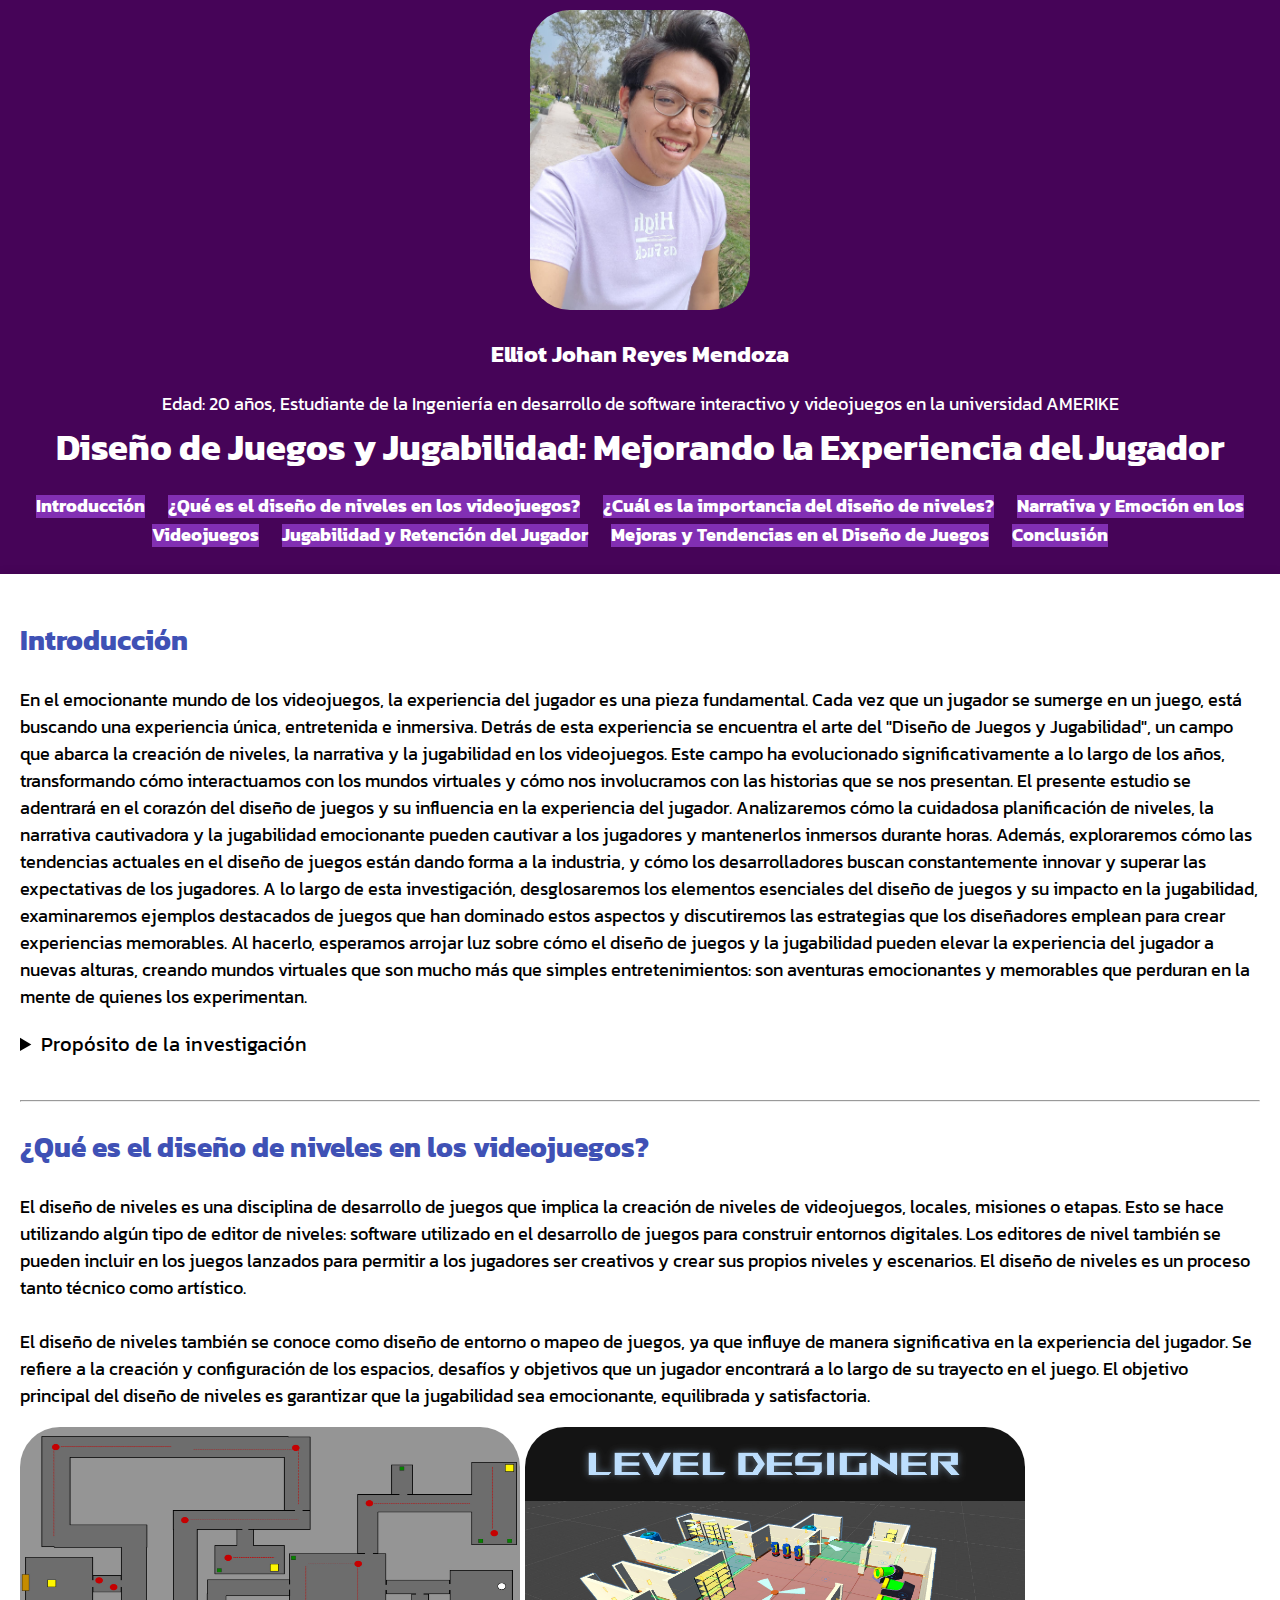
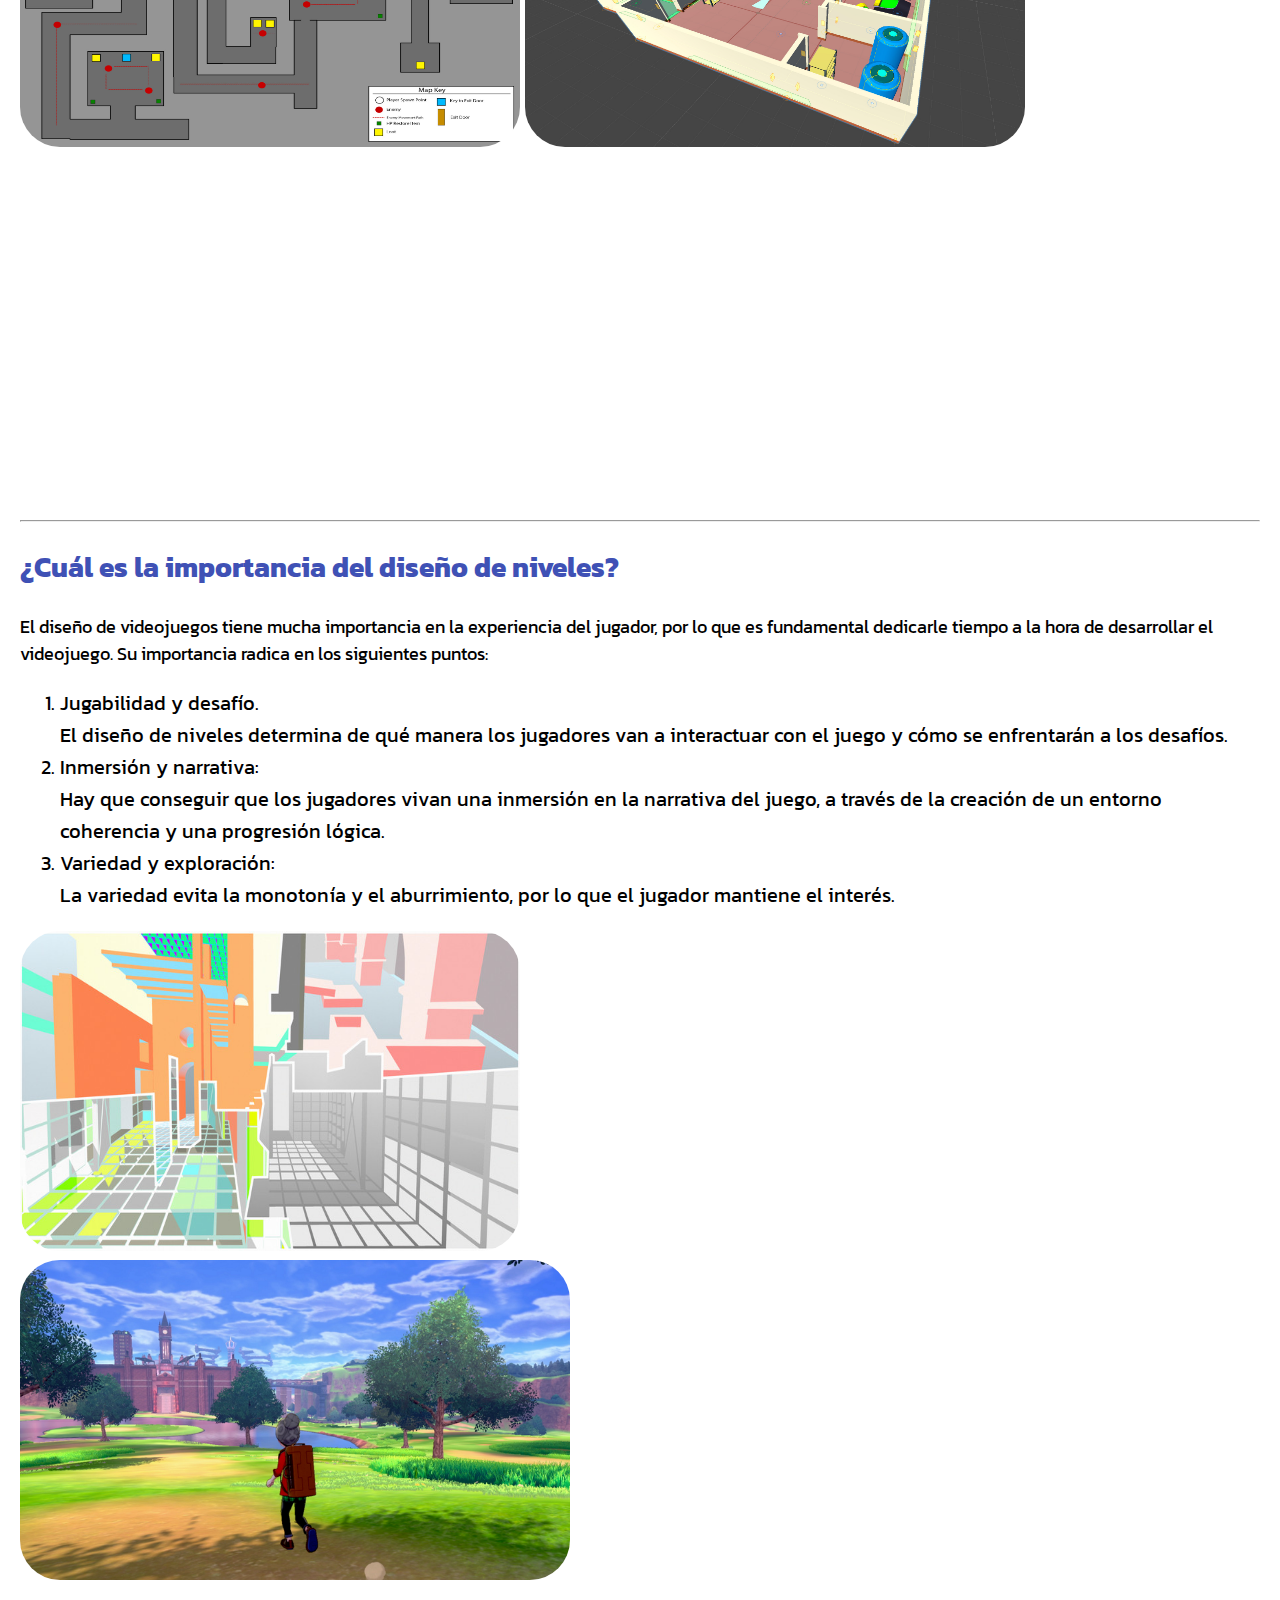
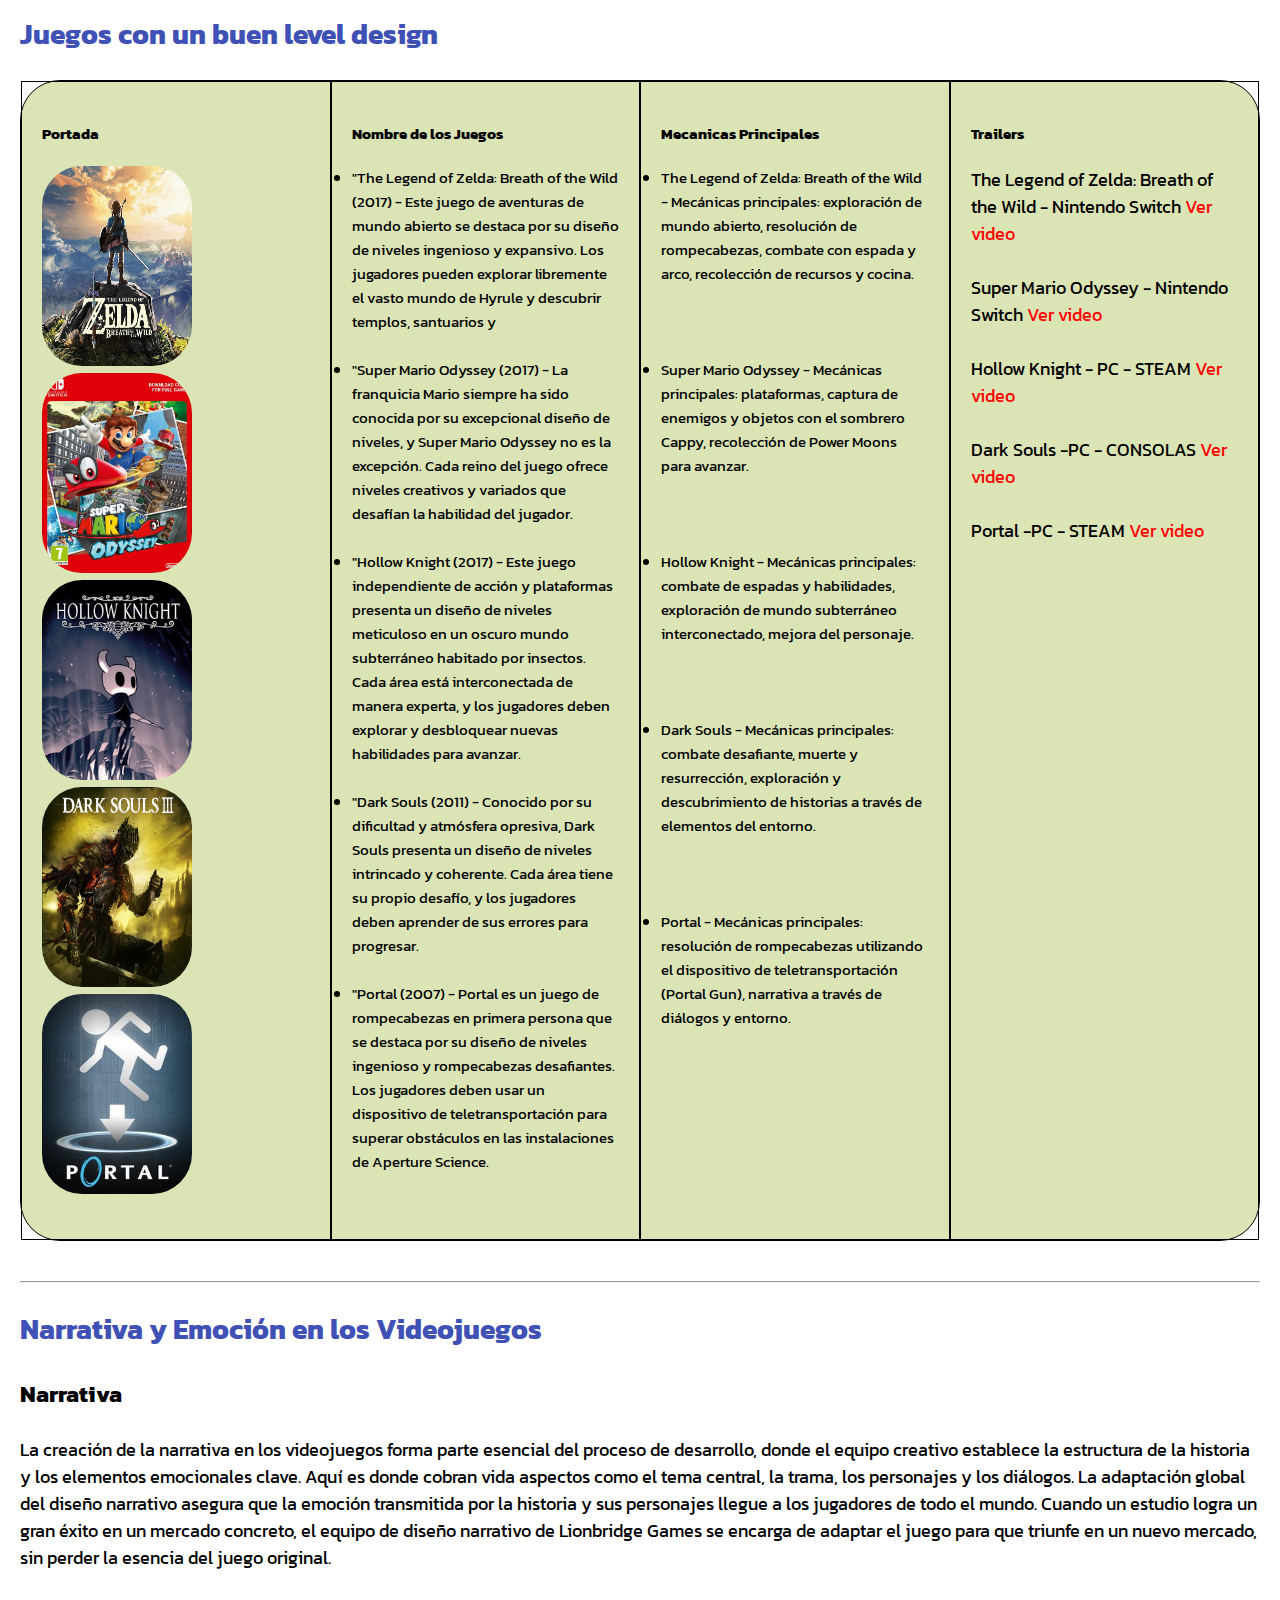
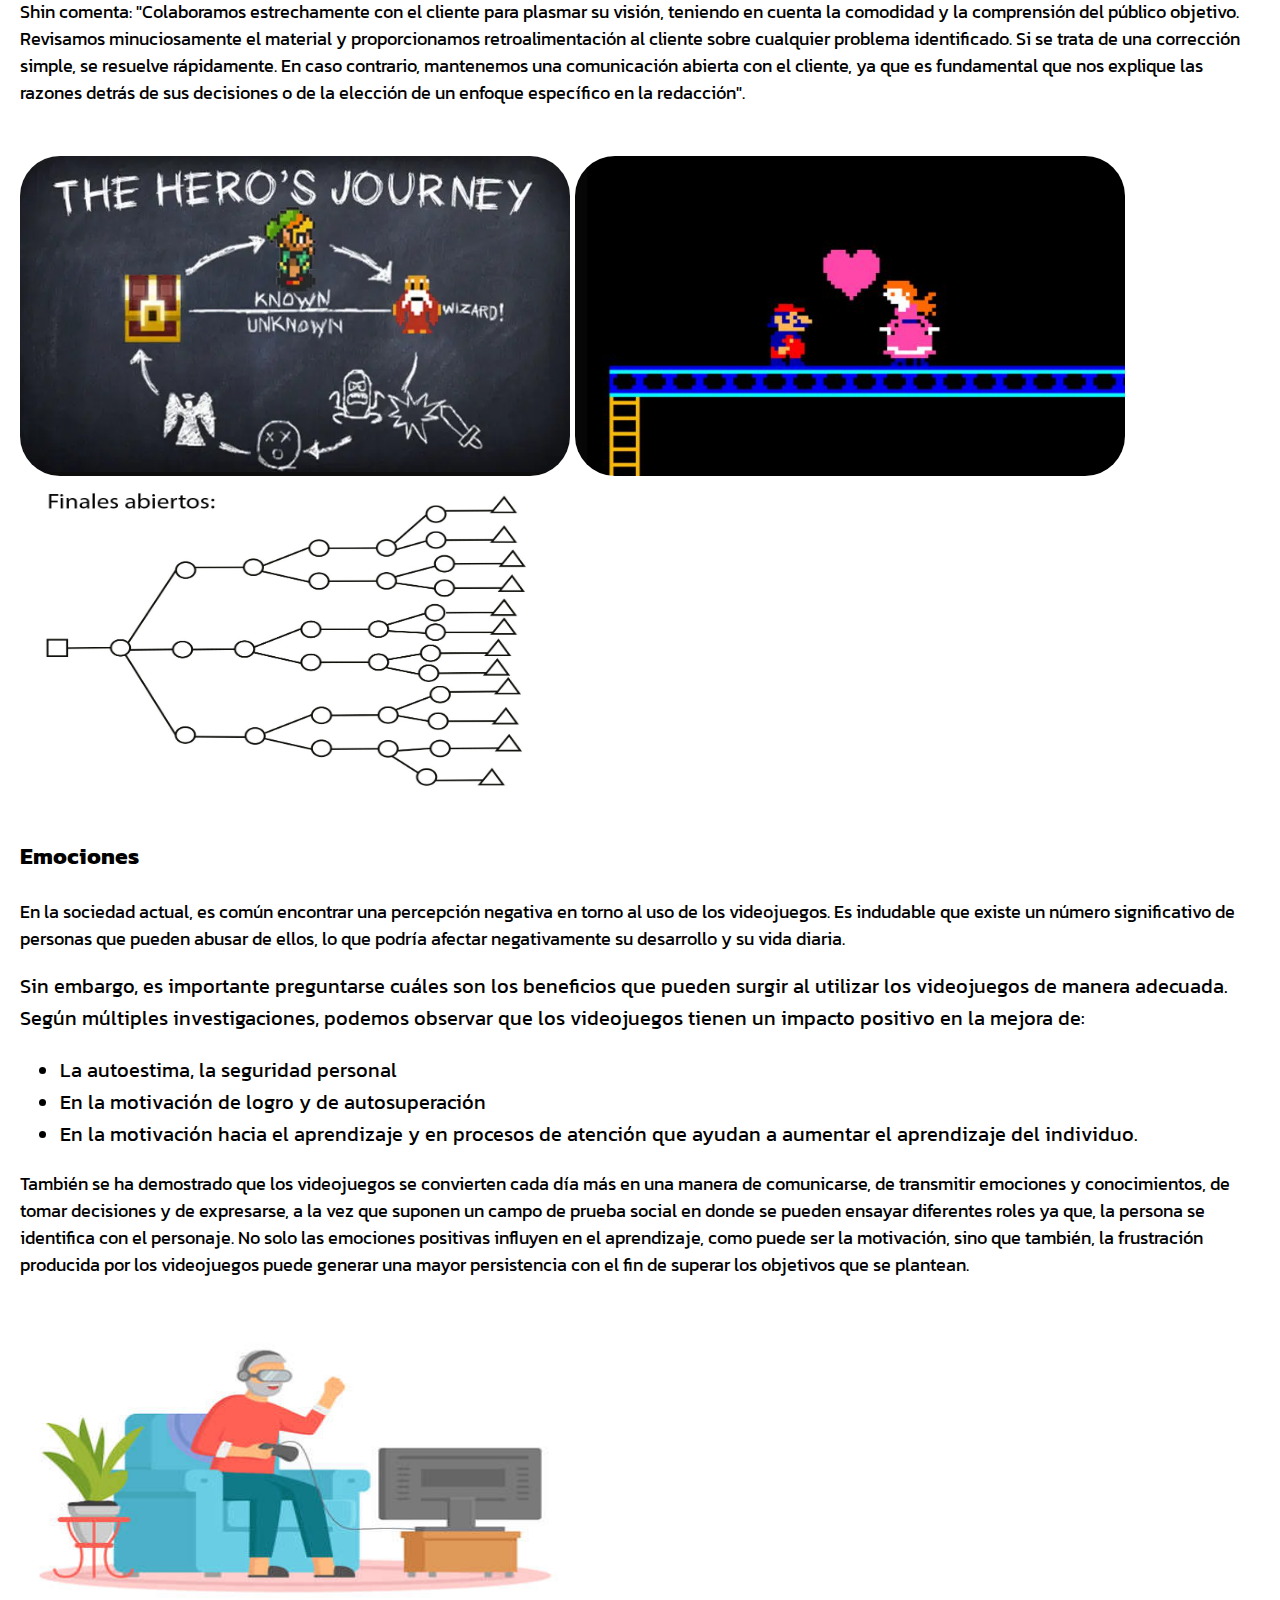
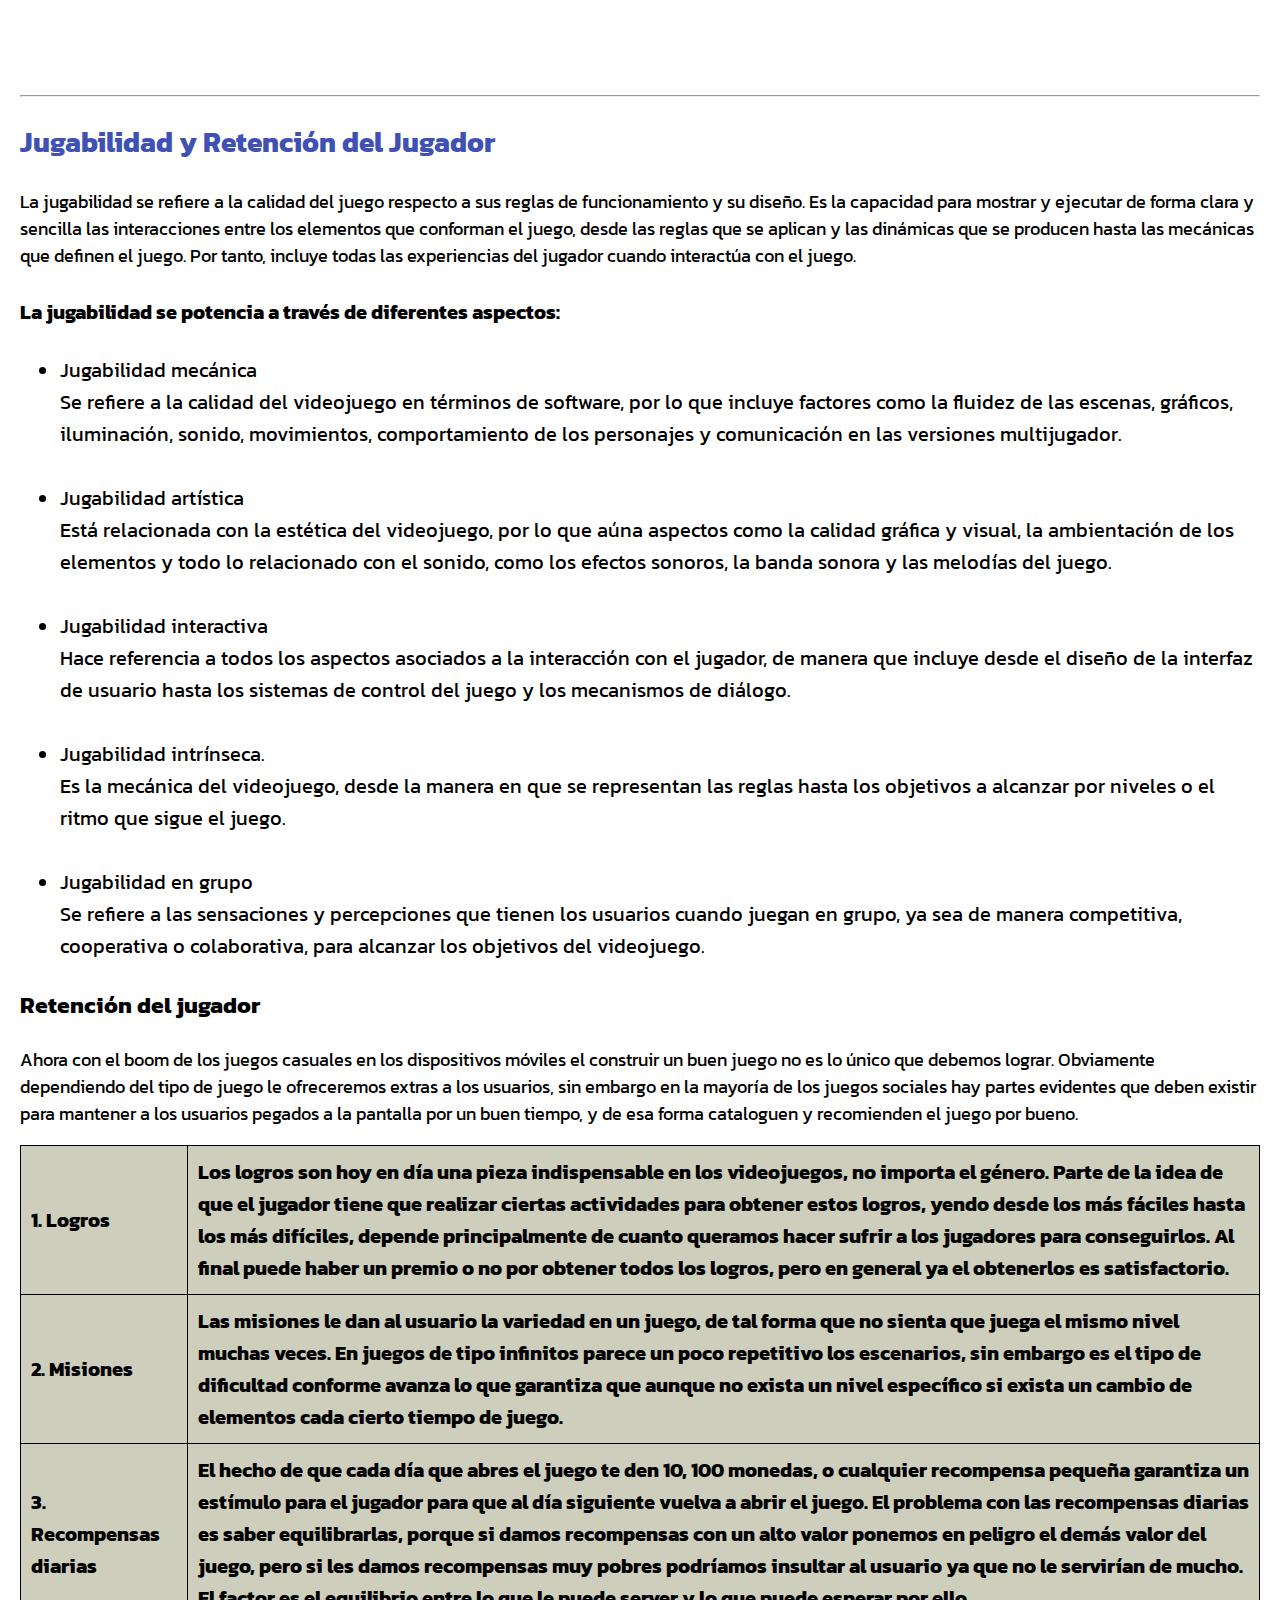
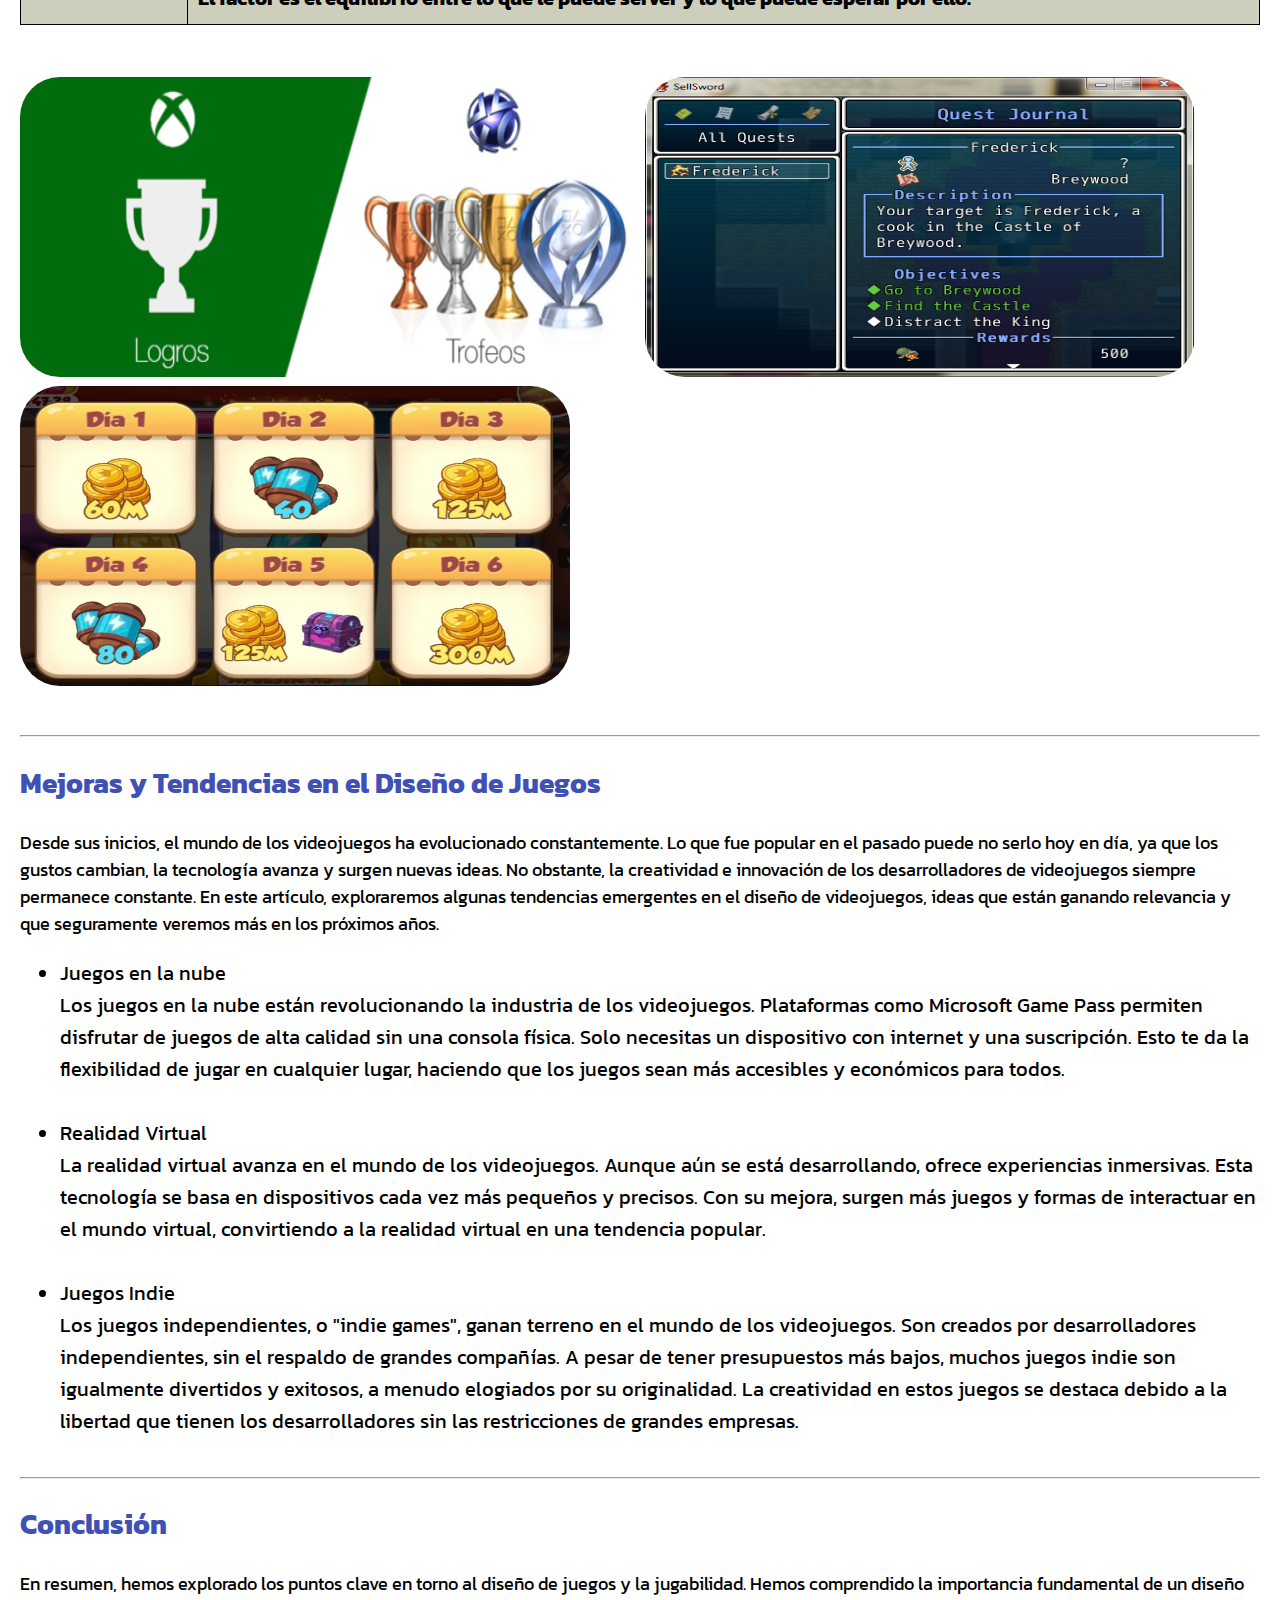
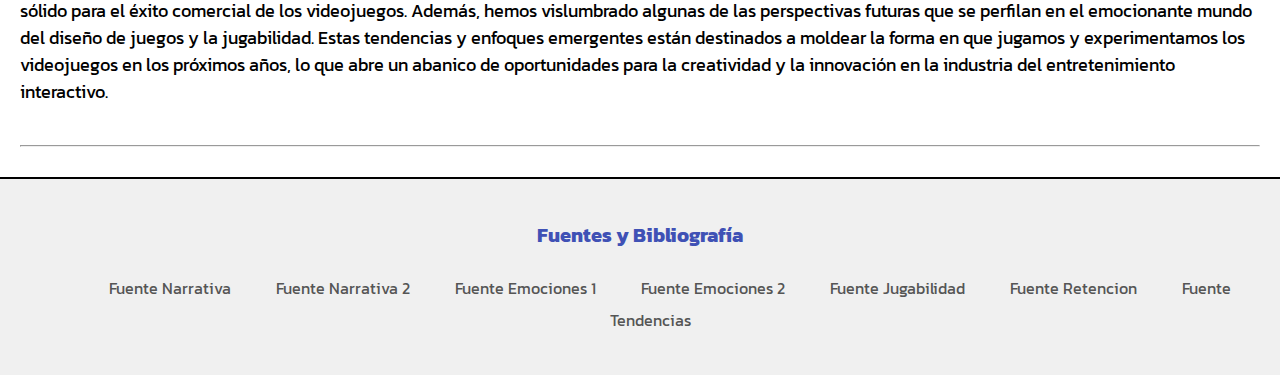
<file: Investigacion Examen/index.html>
<!DOCTYPE html>
<html lang="es">
<head>
    <meta charset="UTF-8">
    <meta name="viewport" content="width=device-width, initial-scale=1.0">
    <title>Diseño de Juegos y Jugabilidad</title>

   
    <link rel="stylesheet" href="style.css">

    
    <link rel="preconnect" href="https://fonts.googleapis.com">
    <link rel="preconnect" href="https://fonts.gstatic.com" crossorigin>
    <link href="https://fonts.googleapis.com/css2?family=Kanit:wght@300&family=Roboto+Condensed&display=swap" rel="stylesheet">

    
    <meta name="description" content="Investigación sobre el diseño de niveles, narrativa y jugabilidad en los videojuegos.">
    <meta name="language" content="es">
    <link rel="icon" href="img/Favicon.png">

</head>
<body>

    <header class="header-container">
        <img src="img/cv2.jpg" alt="Mi foto de perfil" width="220px" height="300px" class="rounded-image">
        <h2 class="profile-name">Elliot Johan Reyes Mendoza</h2>
        <p class="profile-description">Edad: 20 años, Estudiante de la Ingeniería en desarrollo de software interactivo y videojuegos en la universidad AMERIKE</p>
        <h1 class="main-title">Diseño de Juegos y Jugabilidad: Mejorando la Experiencia del Jugador </h1>
        <!-- Índice temático con enlaces internos -->
        <nav id="indice">
            <ul class="nav-links">
                <li><a href="#seccion-introduccion">Introducción</a></li>
                <li><a href="#seccion-diseno-niveles">¿Qué es el diseño de niveles en los videojuegos?</a></li>
                <li><a href="#seccion-importancia">¿Cuál es la importancia del diseño de niveles?</a></li>
                <li><a href="#seccion-narrativa-emocion">Narrativa y Emoción en los Videojuegos</a></li>
                <li><a href="#seccion-jugabilidad-retencion">Jugabilidad y Retención del Jugador</a></li>
                <li><a href="#seccion-mejoras-tendencias">Mejoras y Tendencias en el Diseño de Juegos</a></li>
                <li><a href="#seccion-conclusion">Conclusión</a></li>
            </ul>
        </nav>
    </header>
    
    <main>
        <article id="seccion-introduccion" class="content-section">
        <h2>Introducción</h2>
        <p>En el emocionante mundo de los videojuegos, la experiencia del jugador es una pieza fundamental. Cada vez que un jugador se sumerge en un juego, está buscando una experiencia única, entretenida e inmersiva. Detrás de esta experiencia se encuentra el arte del "Diseño de Juegos y Jugabilidad", un campo que abarca la creación de niveles, la narrativa y la jugabilidad en los videojuegos. Este campo ha evolucionado significativamente a lo largo de los años, transformando cómo interactuamos con los mundos virtuales y cómo nos involucramos con las historias que se nos presentan.

            El presente estudio se adentrará en el corazón del diseño de juegos y su influencia en la experiencia del jugador. Analizaremos cómo la cuidadosa planificación de niveles, la narrativa cautivadora y la jugabilidad emocionante pueden cautivar a los jugadores y mantenerlos inmersos durante horas. Además, exploraremos cómo las tendencias actuales en el diseño de juegos están dando forma a la industria, y cómo los desarrolladores buscan constantemente innovar y superar las expectativas de los jugadores.
            
            A lo largo de esta investigación, desglosaremos los elementos esenciales del diseño de juegos y su impacto en la jugabilidad, examinaremos ejemplos destacados de juegos que han dominado estos aspectos y discutiremos las estrategias que los diseñadores emplean para crear experiencias memorables. Al hacerlo, esperamos arrojar luz sobre cómo el diseño de juegos y la jugabilidad pueden elevar la experiencia del jugador a nuevas alturas, creando mundos virtuales que son mucho más que simples entretenimientos: son aventuras emocionantes y memorables que perduran en la mente de quienes los experimentan.</p>

            <details>
                <summary>Propósito de la investigación</summary>
                <p>"El propósito de la investigación es explorar en profundidad cómo el diseño de niveles o como todos lo conocen "Level Design", la narrativa y la jugabilidad en los videojuegos influyen en la experiencia del jugador. Nos proponemos analizar cómo estos elementos se relacionan entre sí y cómo pueden ser mejorados para lograr una mayor inmersión y retención del usuario en el mundo de los videojuegos. A través de esta investigación, buscamos comprender las tendencias actuales en el diseño de juegos y cómo estás pueden aplicarse para crear experiencias más emocionantes y envolventes para los jugadores."</p>
            </details>
    </article>
    <hr>

  
    <article id="seccion-diseno-niveles" class="content-section">
        <h2>¿Qué es el diseño de niveles en los videojuegos?</h2>
       
        <p>El diseño de niveles es una disciplina de desarrollo de juegos que implica la creación de niveles de videojuegos, locales, misiones o etapas. Esto se hace utilizando algún tipo de editor de niveles: software utilizado en el desarrollo de juegos para construir entornos digitales. Los editores de nivel también se pueden incluir en los juegos lanzados para permitir a los jugadores ser creativos y crear sus propios niveles y escenarios. El diseño de niveles es un proceso tanto técnico como artístico.
        <br>
        <br>
        El diseño de niveles también se conoce como diseño de entorno o mapeo de juegos, ya que influye de manera significativa en la experiencia del jugador. Se refiere a la creación y configuración de los espacios, desafíos y objetivos que un jugador encontrará a lo largo de su trayecto en el juego. El objetivo principal del diseño de niveles es garantizar que la jugabilidad sea emocionante, equilibrada y satisfactoria.</p>
        
        <img src="img/map_gamedesign.jpg" alt="GameDesign" width="500px" height="320px">
        <img src="img/leveldesigner.jpg" alt="leveldesigner" width="500px" height="320px">
        <iframe width="560" height="315" src="https://www.youtube.com/embed/lAs5UngYPRs?si=cpE8eZh5r6PuRBwz" title="YouTube video player" frameborder="0" allow="accelerometer; autoplay; clipboard-write; encrypted-media; gyroscope; picture-in-picture; web-share" allowfullscreen></iframe>
        
    </article>
    <hr>
    <article id="seccion-importancia" class="content-section">
        <h2>¿Cuál es la importancia del diseño de niveles?</h2>
        <p>El diseño de videojuegos tiene mucha importancia en la experiencia del jugador, por lo que es fundamental dedicarle tiempo a la hora de desarrollar el videojuego. Su importancia radica en los siguientes puntos:</p>
        <ol>
            <li>Jugabilidad y desafío. 
                <br>El diseño de niveles determina de qué manera los jugadores van a interactuar con el juego y cómo se enfrentarán a los desafíos. </li>
             <li>Inmersión y narrativa: 
                <br>Hay que conseguir que los jugadores vivan una inmersión en la narrativa del juego, a través de la creación de un entorno coherencia y una progresión lógica.  </li>
             <li>Variedad y exploración: 
                <br>La variedad evita la monotonía y el aburrimiento, por lo que el jugador mantiene el interés.</li>
        </ol>
        <img src="img/Arquitectura.jpg" alt="Captura de un nivel de juego" width="500px" height="320px">
        <iframe width="560" height="315" src="https://www.youtube.com/embed/VNPxgpvx9Fo?si=k1fT2rnWHQ5S335G" title="YouTube video player" frameborder="0" allow="accelerometer; autoplay; clipboard-write; encrypted-media; gyroscope; picture-in-picture; web-share" allowfullscreen></iframe>
        <img src="img/level.png" alt="Level" width="550px" height="320px">

        <h2>Juegos con un buen level design</h2>
        <article class="grid-3">
            
            <div class="col">
                <h4>Portada</h4>
                <p>
                    
                    <img src="img/Zelda.jpg" alt="Zelda" width="150px" height="200px" class="rounded-image">
                    <br>
                    <img src="img/Mario.jpeg" alt="Mario" width="150px" height="200px" class="rounded-image">
                    <br>
                    <img src="img/Hollow.png" alt="Hollow" width="150px" height="200px" class="rounded-image">
                    <br>
                    <img src="img/DarkSouls.png" alt="Dark" width="150px" height="200px" class="rounded-image">
                    <br>
                    <img src="img/Portal.jpg" alt="Portal" width="150px" height="200px" class="rounded-image">
                </p>
              </div>
            
            <div class="col">
                <h4>Nombre de los Juegos</h4>
                <p>
                    <li>"The Legend of Zelda: Breath of the Wild (2017) - Este juego de aventuras de mundo abierto se destaca por su diseño de niveles ingenioso y expansivo. Los jugadores pueden explorar libremente el vasto mundo de Hyrule y descubrir templos, santuarios y </li>
                    <br>
                    <li>"Super Mario Odyssey (2017) - La franquicia Mario siempre ha sido conocida por su excepcional diseño de niveles, y Super Mario Odyssey no es la excepción. Cada reino del juego ofrece niveles creativos y variados que desafían la habilidad del jugador.</li>
                    <br>
                    <li>"Hollow Knight (2017) - Este juego independiente de acción y plataformas presenta un diseño de niveles meticuloso en un oscuro mundo subterráneo habitado por insectos. Cada área está interconectada de manera experta, y los jugadores deben explorar y desbloquear nuevas habilidades para avanzar.</li>
                    <br>
                    <li>"Dark Souls (2011) - Conocido por su dificultad y atmósfera opresiva, Dark Souls presenta un diseño de niveles intrincado y coherente. Cada área tiene su propio desafío, y los jugadores deben aprender de sus errores para progresar.</li>
                    <br>
                    <li>"Portal (2007) - Portal es un juego de rompecabezas en primera persona que se destaca por su diseño de niveles ingenioso y rompecabezas desafiantes. Los jugadores deben usar un dispositivo de teletransportación para superar obstáculos en las instalaciones de Aperture Science.</li>
                </p>
              </div>
              <div class="col">
                <h4>Mecanicas Principales</h4>
                <p>
                    <li>The Legend of Zelda: Breath of the Wild - Mecánicas principales: exploración de mundo abierto, resolución de rompecabezas, combate con espada y arco, recolección de recursos y cocina.</li>
                    <br>
                    <br>
                    <br>
                    <li>Super Mario Odyssey - Mecánicas principales: plataformas, captura de enemigos y objetos con el sombrero Cappy, recolección de Power Moons para avanzar.</li>
                    <br>
                    <br>
                    <br>
                    <li>Hollow Knight - Mecánicas principales: combate de espadas y habilidades, exploración de mundo subterráneo interconectado, mejora del personaje.</li>
                    <br>
                    <br>
                    <br>
                    <li>Dark Souls - Mecánicas principales: combate desafiante, muerte y resurrección, exploración y descubrimiento de historias a través de elementos del entorno.</li>
                    <br>
                    <br>
                    <br>
                    <li>Portal - Mecánicas principales: resolución de rompecabezas utilizando el dispositivo de teletransportación (Portal Gun), narrativa a través de diálogos y entorno.</li>
                </p>
              </div>
              <div class="col">
                <h4>Trailers</h4>
                <p>
                    <tr>
                        <td>The Legend of Zelda: Breath of the Wild </td>
                        <td>- Nintendo Switch</td>
                        <td><a href="https://www.youtube.com/watch?v=zw47_q9wbBE" target="_blank">Ver video</a></td>
                    </tr>
                    <br>
                    <br>
                    <tr>
                        <td>Super Mario Odyssey</td>
                        <td>- Nintendo Switch </td>
                        <td><a href="https://www.youtube.com/watch?v=5kcdRBHM7kM" target="_blank">Ver video</a></td>
                    </tr>
                    <br>
                    <br>
                    <tr>
                        <td>Hollow Knight</td>
                        <td>- PC - STEAM</td>
                        <td><a href="https://www.youtube.com/watch?v=nSPJXlYjENE" target="_blank">Ver video</a></td>
                    </tr>
                    <br>
                    <br>
                    <tr>
                        <td>Dark Souls</td>
                        <td>-PC - CONSOLAS</td>
                        <td><a href="https://www.youtube.com/watch?v=_zDZYrIUgKE" target="_blank">Ver video</a></td>
                    </tr>
                    <br>
                    <br>
                    <tr>
                        <td>Portal </td>
                        <td>-PC - STEAM</td>
                        <td><a href="https://www.youtube.com/watch?v=zQhCTRHYBZQ" target="_blank">Ver video</a></td>
                    </tr>
                    
                </p>
              </div>
        </article>
    </article>
    <hr>

    
    <article id="seccion-narrativa-emocion" class="content-section">
        <h2>Narrativa y Emoción en los Videojuegos </h2>
       
        <h3>Narrativa</h3>
        <p>La creación de la narrativa en los videojuegos forma parte esencial del proceso de desarrollo, donde el equipo creativo establece la estructura de la historia y los elementos emocionales clave. Aquí es donde cobran vida aspectos como el tema central, la trama, los personajes y los diálogos. La adaptación global del diseño narrativo asegura que la emoción transmitida por la historia y sus personajes llegue a los jugadores de todo el mundo. Cuando un estudio logra un gran éxito en un mercado concreto, el equipo de diseño narrativo de Lionbridge Games se encarga de adaptar el juego para que triunfe en un nuevo mercado, sin perder la esencia del juego original.
            
            <br>
            <br>
            Shin comenta: "Colaboramos estrechamente con el cliente para plasmar su visión, teniendo en cuenta la comodidad y la comprensión del público objetivo. Revisamos minuciosamente el material y proporcionamos retroalimentación al cliente sobre cualquier problema identificado. Si se trata de una corrección simple, se resuelve rápidamente. En caso contrario, mantenemos una comunicación abierta con el cliente, ya que es fundamental que nos explique las razones detrás de sus decisiones o de la elección de un enfoque específico en la redacción".</p>
            <br>
            <img src="img/Journey.png" alt="Journey" width="550px" height="320px">
            <img src="img/marionarr.jpg" alt="marionarr" width="550px" height="320px">  
            <img src="img/finales.jpg" alt="finales" width="550px" height="320px">


            <h3>Emociones</h3>

            <p>En la sociedad actual, es común encontrar una percepción negativa en torno al uso de los videojuegos. Es indudable que existe un número significativo de personas que pueden abusar de ellos, lo que podría afectar negativamente su desarrollo y su vida diaria.</p>

            Sin embargo, es importante preguntarse cuáles son los beneficios que pueden surgir al utilizar los videojuegos de manera adecuada. Según múltiples investigaciones, podemos observar que los videojuegos tienen un impacto positivo en la mejora de:
                <ul>
                    <li>La autoestima, la seguridad personal</li>
                    <li>En la motivación de logro y de autosuperación</li>
                    <li>En la motivación hacia el aprendizaje y en procesos de atención que ayudan a aumentar el aprendizaje del individuo.</li>
                    
                </ul>
                
                <p>También se ha demostrado que los videojuegos se convierten cada día más en una manera de comunicarse, de transmitir emociones y conocimientos, de tomar decisiones y de expresarse, a la vez que suponen un campo de prueba social en donde se pueden ensayar diferentes roles ya que, la persona se identifica con el personaje.
                No solo las emociones positivas influyen en el aprendizaje, como puede ser la motivación, sino que también, la frustración producida por los videojuegos puede generar una mayor persistencia con el fin de superar los objetivos que se plantean.
            </p>
            <img src="img/emocion1.jpg" alt="emocion1" width="550px" height="350px">
    </article>
    <hr>
    
    <article id="seccion-jugabilidad-retencion" class="content-section">
        <h2>Jugabilidad y Retención del Jugador</h2>
       
        <table>
        <p>La jugabilidad se refiere a la calidad del juego respecto a sus reglas de funcionamiento y su diseño. Es la capacidad para mostrar y ejecutar de forma clara y sencilla las interacciones entre los elementos que conforman el juego, desde las reglas que se aplican y las dinámicas que se producen hasta las mecánicas que definen el juego. Por tanto, incluye todas las experiencias del jugador cuando interactúa con el juego.</p>
        <h4>La jugabilidad se potencia a través de diferentes aspectos:</h4>
        <ul>
            <li>Jugabilidad mecánica
                <br>Se refiere a la calidad del videojuego en términos de software, por lo que incluye factores como la fluidez de las escenas, gráficos, iluminación, sonido, movimientos, comportamiento de los personajes y comunicación en las versiones multijugador.</li>
                <br>
                <li>Jugabilidad artística
                    <br>Está relacionada con la estética del videojuego, por lo que aúna aspectos como la calidad gráfica y visual, la ambientación de los elementos y todo lo relacionado con el sonido, como los efectos sonoros, la banda sonora y las melodías del juego.</li>
                    <br>
                    <li>Jugabilidad interactiva
                        <br>Hace referencia a todos los aspectos asociados a la interacción con el jugador, de manera que incluye desde el diseño de la interfaz de usuario hasta los sistemas de control del juego y los mecanismos de diálogo.</li>
                        <br>
                        <li>Jugabilidad intrínseca.
                            <br>Es la mecánica del videojuego, desde la manera en que se representan las reglas hasta los objetivos a alcanzar por niveles o el ritmo que sigue el juego.</li>
                            <br>
                            <li>Jugabilidad en grupo
                                <br>Se refiere a las sensaciones y percepciones que tienen los usuarios cuando juegan en grupo, ya sea de manera competitiva, cooperativa o colaborativa, para alcanzar los objetivos del videojuego.</li>
            
        </ul>
        
        <h3>Retención del jugador</h3>
        <p>Ahora con el boom de los juegos casuales en los dispositivos móviles el construir un buen juego no es lo único que debemos lograr. Obviamente dependiendo del tipo de juego le ofreceremos extras a los usuarios, sin embargo en la mayoría de los juegos sociales hay partes evidentes que deben existir para mantener a los usuarios pegados a la pantalla por un buen tiempo, y de esa forma cataloguen y recomienden el juego por bueno.</p>
        
        <tr>
            <th>1. Logros</th>
        
        
            <th>Los logros son hoy en día una pieza indispensable en los videojuegos, no importa el género. Parte de la idea de que el jugador tiene que realizar ciertas actividades para obtener estos logros, yendo desde los más fáciles hasta los más difíciles, depende principalmente de cuanto queramos hacer sufrir a los jugadores para conseguirlos. Al final puede haber un premio o no por obtener todos los logros, pero en general ya el obtenerlos es satisfactorio.</th>
        </tr>
        
            <th>2. Misiones</th>
            
            <th>Las misiones le dan al usuario la variedad en un juego, de tal forma que no sienta que juega el mismo nivel muchas veces. En juegos de tipo infinitos parece un poco repetitivo los escenarios, sin embargo es el tipo de dificultad conforme avanza lo que garantiza que aunque no exista un nivel específico si exista un cambio de elementos cada cierto tiempo de juego.</th>
        </tr>
        
            <th>3. Recompensas diarias</th>
            
            <th>El hecho de que cada día que abres el juego te den 10, 100 monedas, o cualquier recompensa pequeña garantiza un estímulo para el jugador para que al día siguiente vuelva a abrir el juego. El problema con las recompensas diarias es saber equilibrarlas, porque si damos recompensas con un alto valor ponemos en peligro el demás valor del juego, pero si les damos recompensas muy pobres podríamos insultar al usuario ya que no le servirían de mucho. El factor es el equilibrio entre lo que le puede server y lo que puede esperar por ello.</th>
        </tr>
    </table>
    <br>
    <img src="img/Trofeos.png" alt="Trofeos" width="620px" height="300px">
    <img src="img/misions.png" alt="misions" width="550px" height="300px">
    <img src="img/daily.png" alt="daily" width="550px" height="300px">
    </article>
    <hr>

    <article id="seccion-mejoras-tendencias" class="content-section">
        <h2>Mejoras y Tendencias en el Diseño de Juegos</h2>
        
        <p>Desde sus inicios, el mundo de los videojuegos ha evolucionado constantemente. Lo que fue popular en el pasado puede no serlo hoy en día, ya que los gustos cambian, la tecnología avanza y surgen nuevas ideas. No obstante, la creatividad e innovación de los desarrolladores de videojuegos siempre permanece constante. En este artículo, exploraremos algunas tendencias emergentes en el diseño de videojuegos, ideas que están ganando relevancia y que seguramente veremos más en los próximos años.</p>
            <ul>
                <li>Juegos en la nube
                    <br>
                    
                Los juegos en la nube están revolucionando la industria de los videojuegos. Plataformas como Microsoft Game Pass permiten disfrutar de juegos de alta calidad sin una consola física. Solo necesitas un dispositivo con internet y una suscripción. Esto te da la flexibilidad de jugar en cualquier lugar, haciendo que los juegos sean más accesibles y económicos para todos.
                </li>
                <br>
                <li>Realidad Virtual
                    <br>
                    
                    La realidad virtual avanza en el mundo de los videojuegos. Aunque aún se está desarrollando, ofrece experiencias inmersivas. Esta tecnología se basa en dispositivos cada vez más pequeños y precisos. Con su mejora, surgen más juegos y formas de interactuar en el mundo virtual, convirtiendo a la realidad virtual en una tendencia popular.
                </li>
                <br>
                <li>Juegos Indie
                    <br>
                    
                    Los juegos independientes, o "indie games", ganan terreno en el mundo de los videojuegos. Son creados por desarrolladores independientes, sin el respaldo de grandes compañías. A pesar de tener presupuestos más bajos, muchos juegos indie son igualmente divertidos y exitosos, a menudo elogiados por su originalidad. La creatividad en estos juegos se destaca debido a la libertad que tienen los desarrolladores sin las restricciones de grandes empresas.
                </li>
            </ul>
       
    </article>
    <hr>
    <article id="seccion-conclusion" class="content-section">
        <h2>Conclusión</h2>
        <p>En resumen, hemos explorado los puntos clave en torno al diseño de juegos y la jugabilidad. Hemos comprendido la importancia fundamental de un diseño sólido para el éxito comercial de los videojuegos. Además, hemos vislumbrado algunas de las perspectivas futuras que se perfilan en el emocionante mundo del diseño de juegos y la jugabilidad. Estas tendencias y enfoques emergentes están destinados a moldear la forma en que jugamos y experimentamos los videojuegos en los próximos años, lo que abre un abanico de oportunidades para la creatividad y la innovación en la industria del entretenimiento interactivo.</p>
    </article>
    <hr>
</main>
   
    <footer class="custom-footer">
        <h3>Fuentes y Bibliografía</h3>
       
        <ul>
            <a href="https://games.lionbridge.com/es/blog/designing-winning-game-narrative-every-audience/#:~:text=El%20dise%C3%B1o%20narrativo%20de%20videojuegos,los%20personajes%20y%20los%20di%C3%A1logos." target="_blank">Fuente Narrativa</a>
            <a href="https://es.ign.com/mario-1/173328/feature/que-es-la-narrativa-en-los-videojuegos-y-por-que-no-debes-confundirla-con-historia-trama-guion-lore" target="_blank">Fuente Narrativa 2</a>
            <a href="https://www.nationalgeographic.com.es/ciencia/entendiendo-emociones-a-traves-videojuegos_16142" target="_blank">Fuente Emociones 1</a>
            <a href="https://www.elisaramosgil.com/emociones-y-videojuegos/" target="_blank">Fuente Emociones 2</a>
            <a href="https://universidadeuropea.com/blog/jugabilidad/#:~:text=Se%20refiere%20a%20la%20calidad%20del%20videojuego%20en%20t%C3%A9rminos%20de,comunicaci%C3%B3n%20en%20las%20versiones%20multijugador" target="_blank">Fuente Jugabilidad</a>
            <a href="http://www.vidamrr.com/2013/12/10-formas-de-retener-tus-jugadores-en.html" target="_blank">Fuente Retencion</a>
            <a href="https://www.linkedin.com/pulse/tendencias-actuales-y-futuras-en-el-dise%C3%B1o-de-sergio-g-cabezas/?originalSubdomain=es" target="_blank">Fuente Tendencias</a>
        </ul>
        
    </footer>

</body>
</html>
</file>
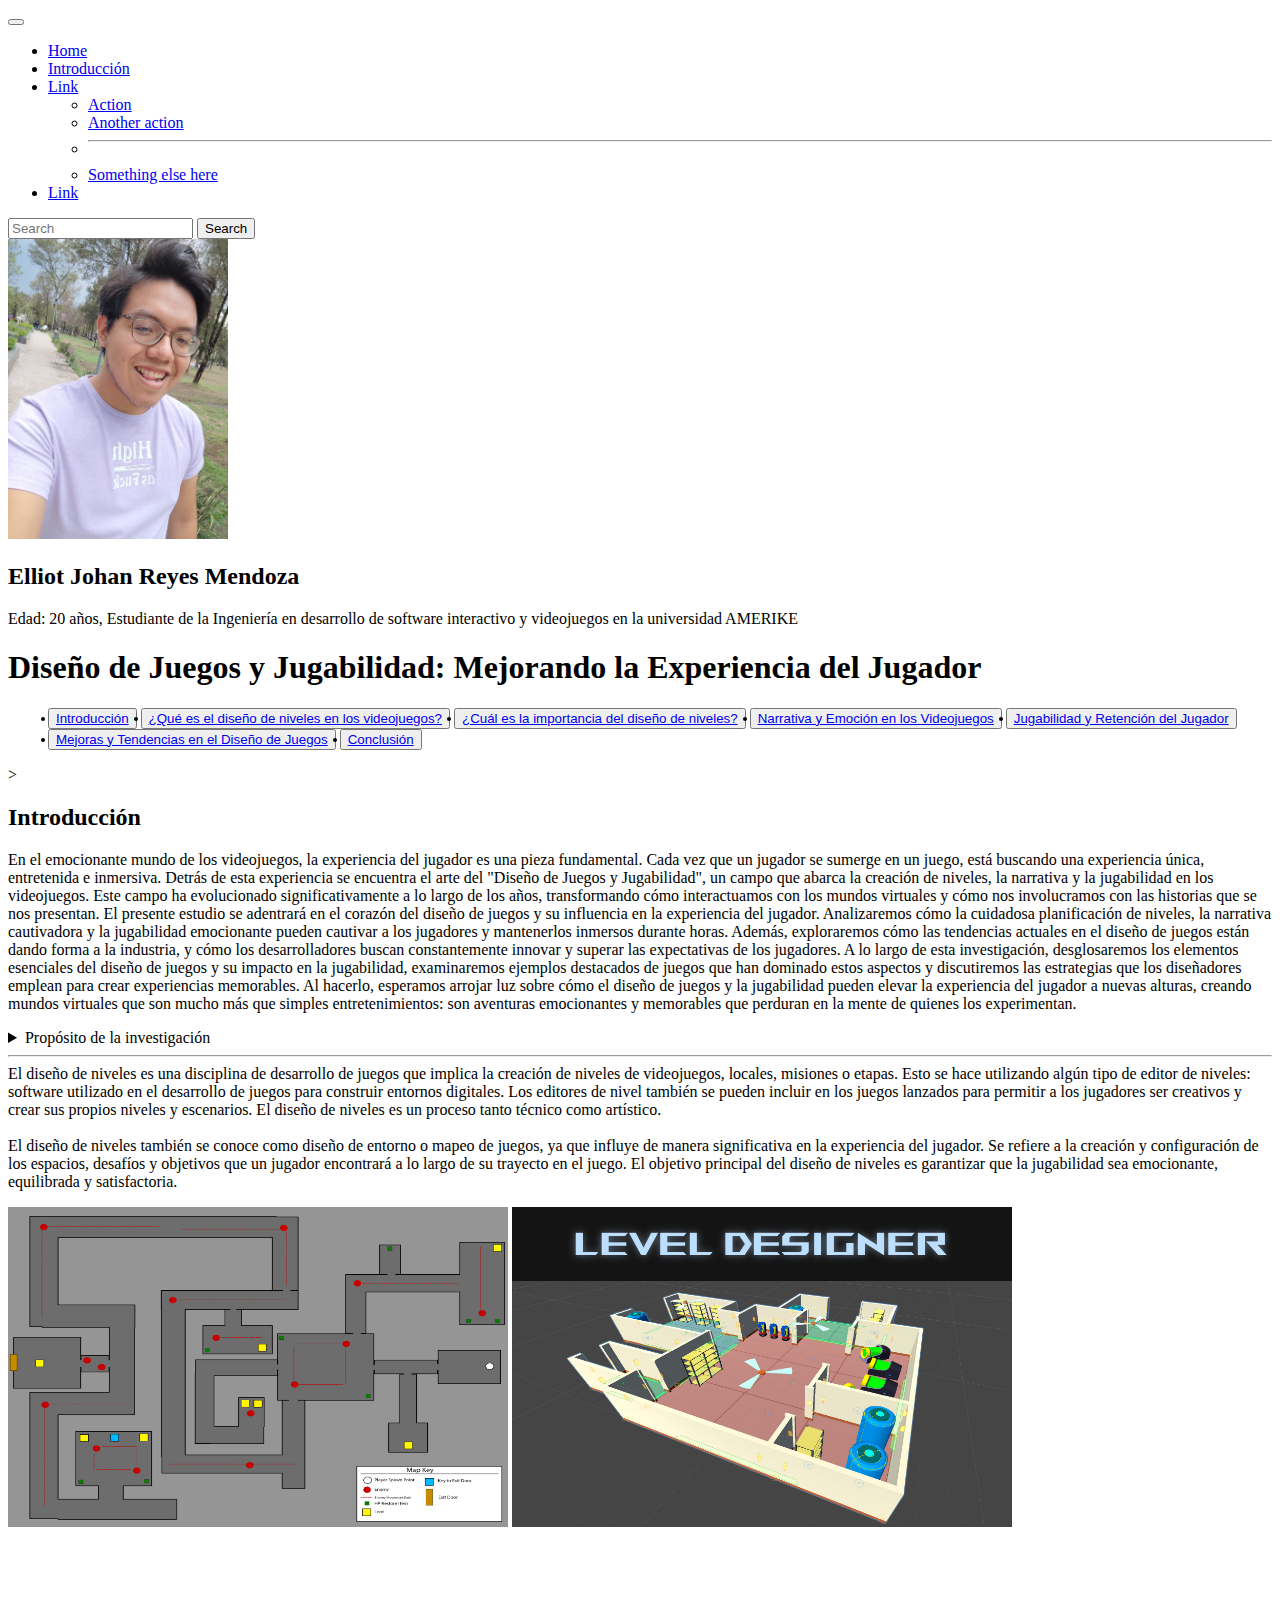
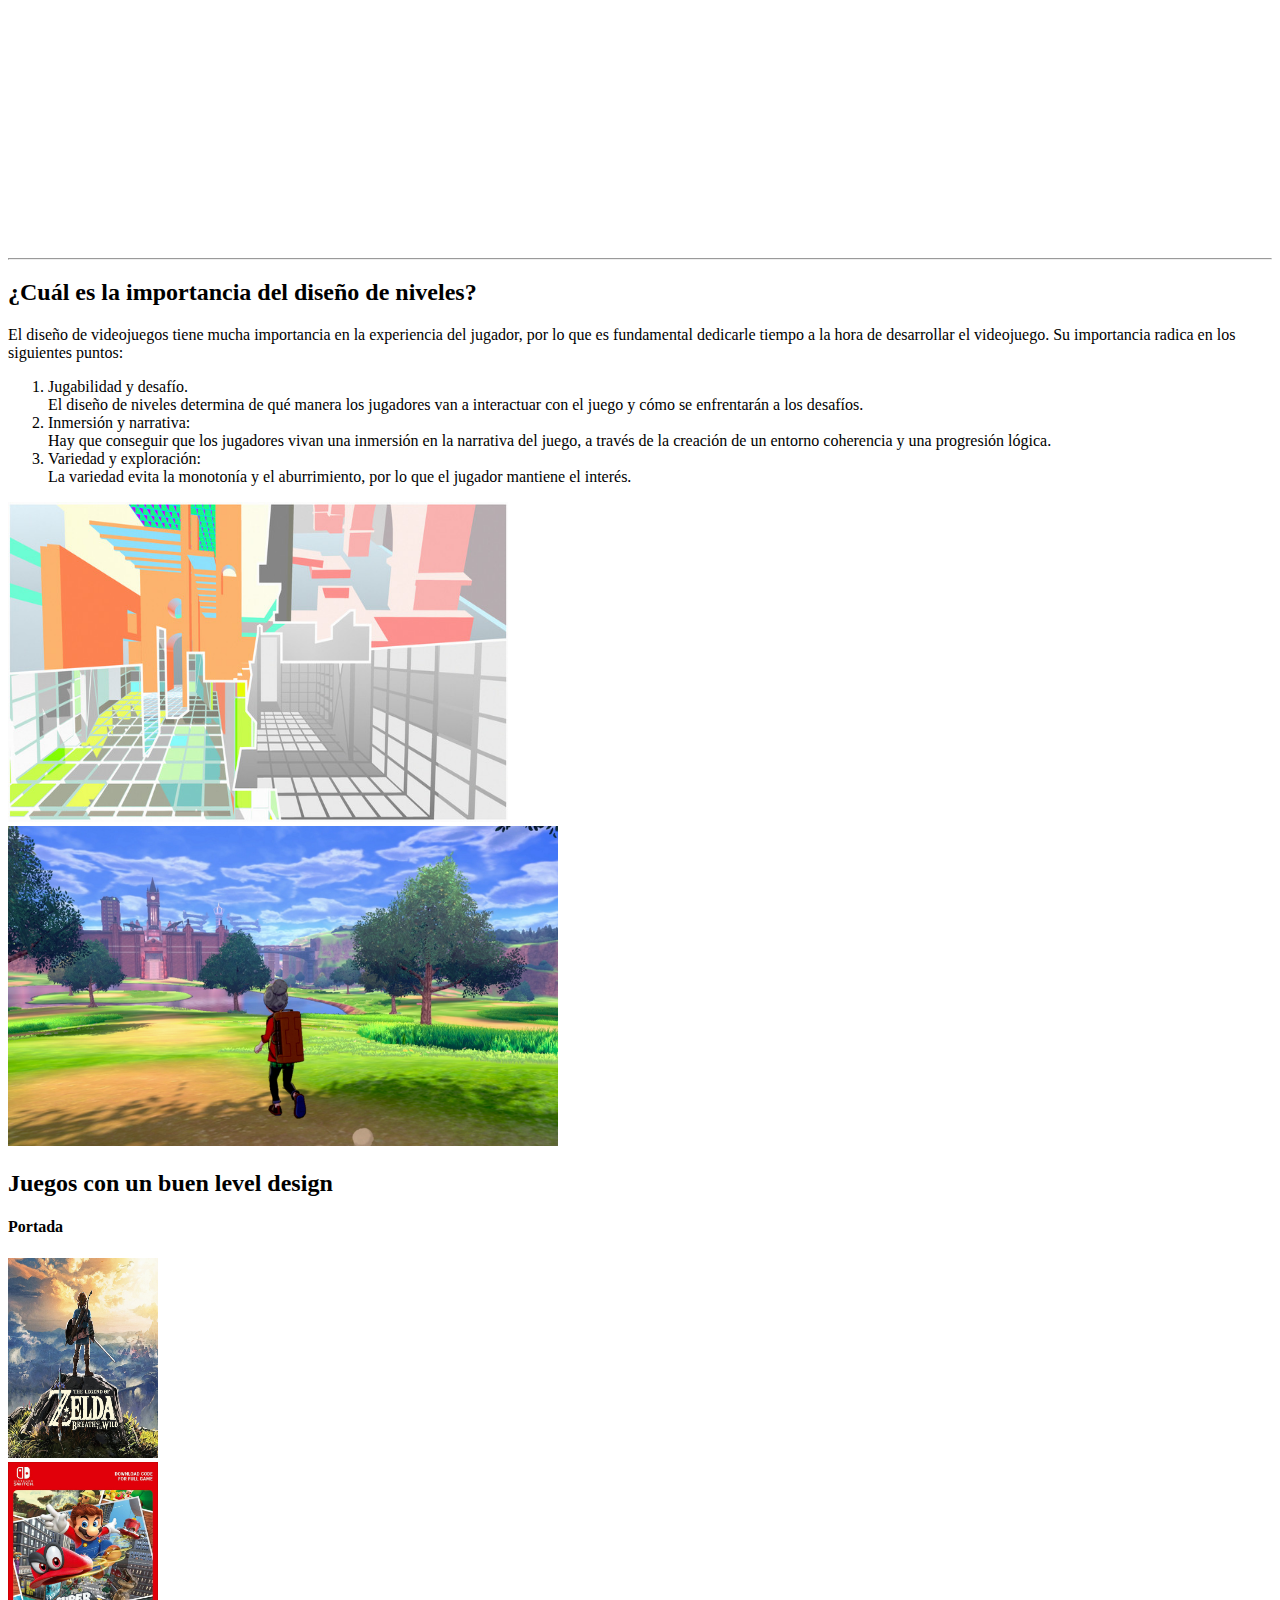
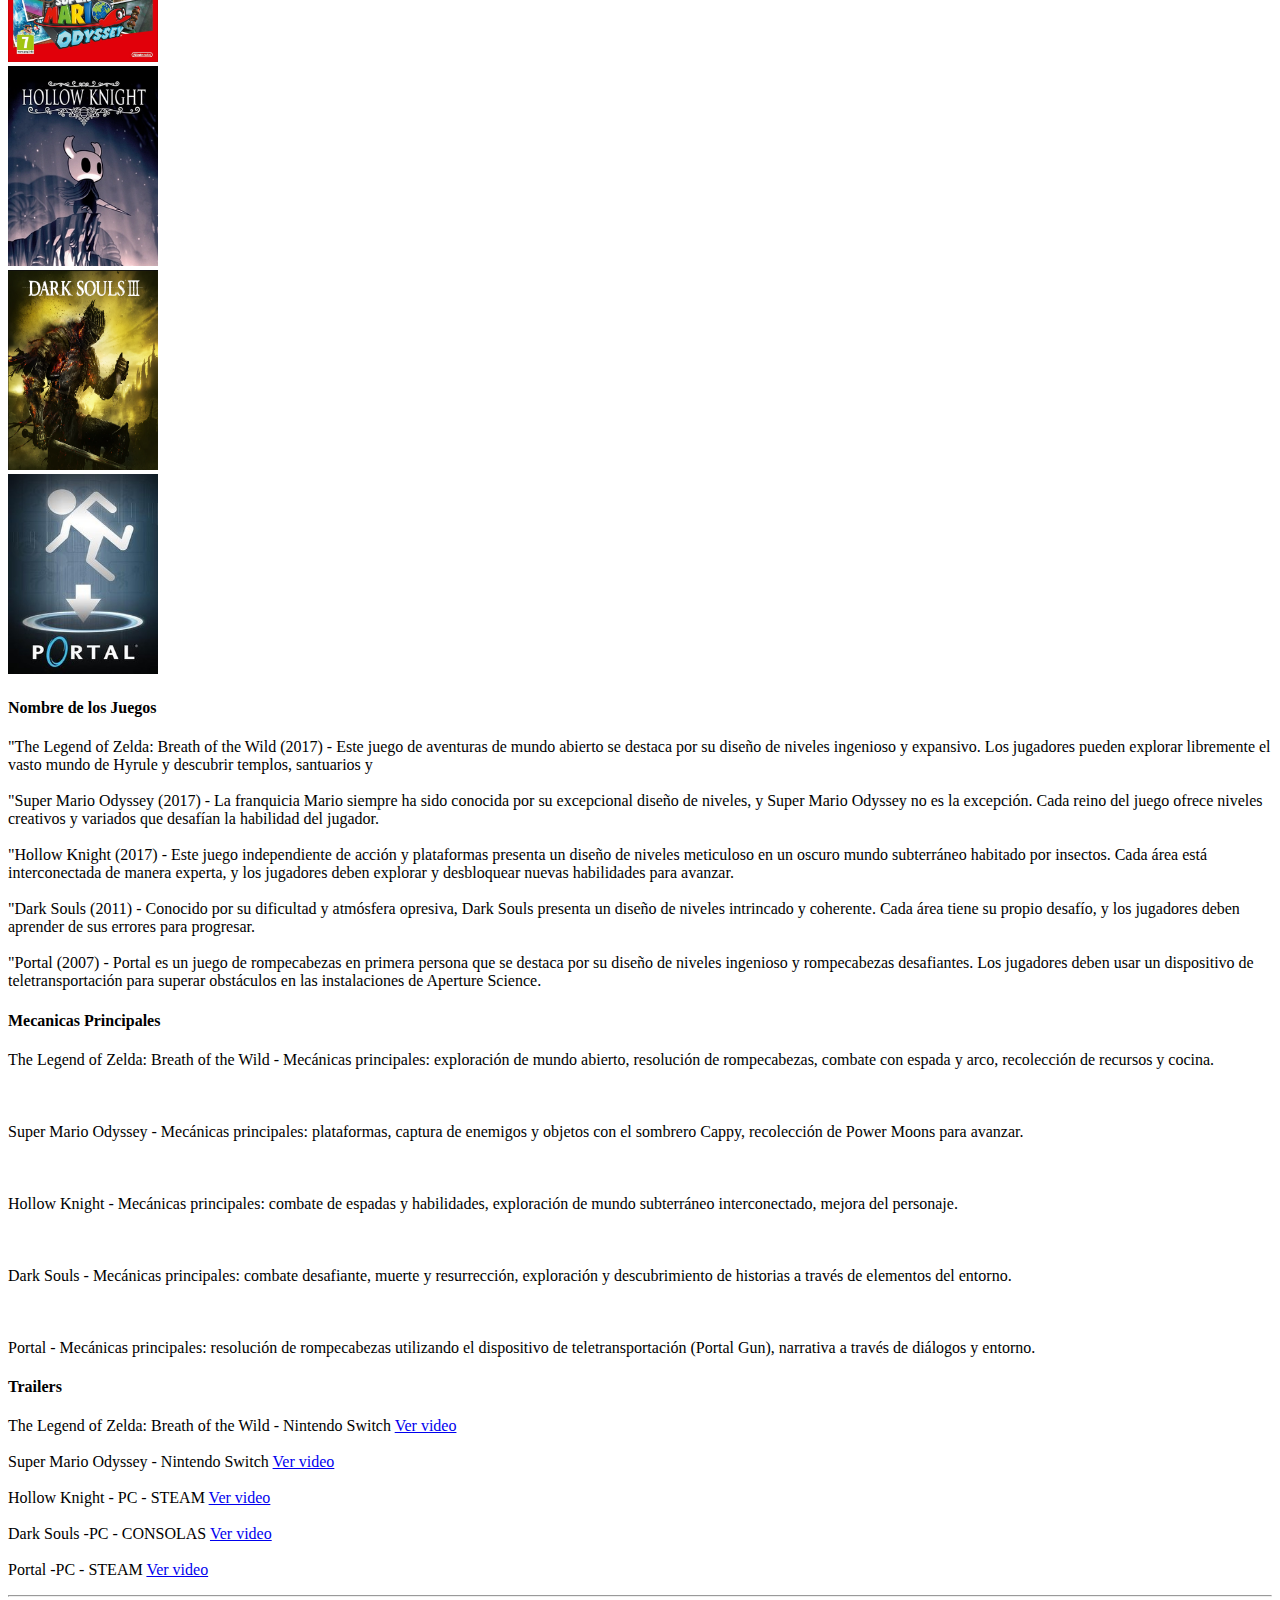
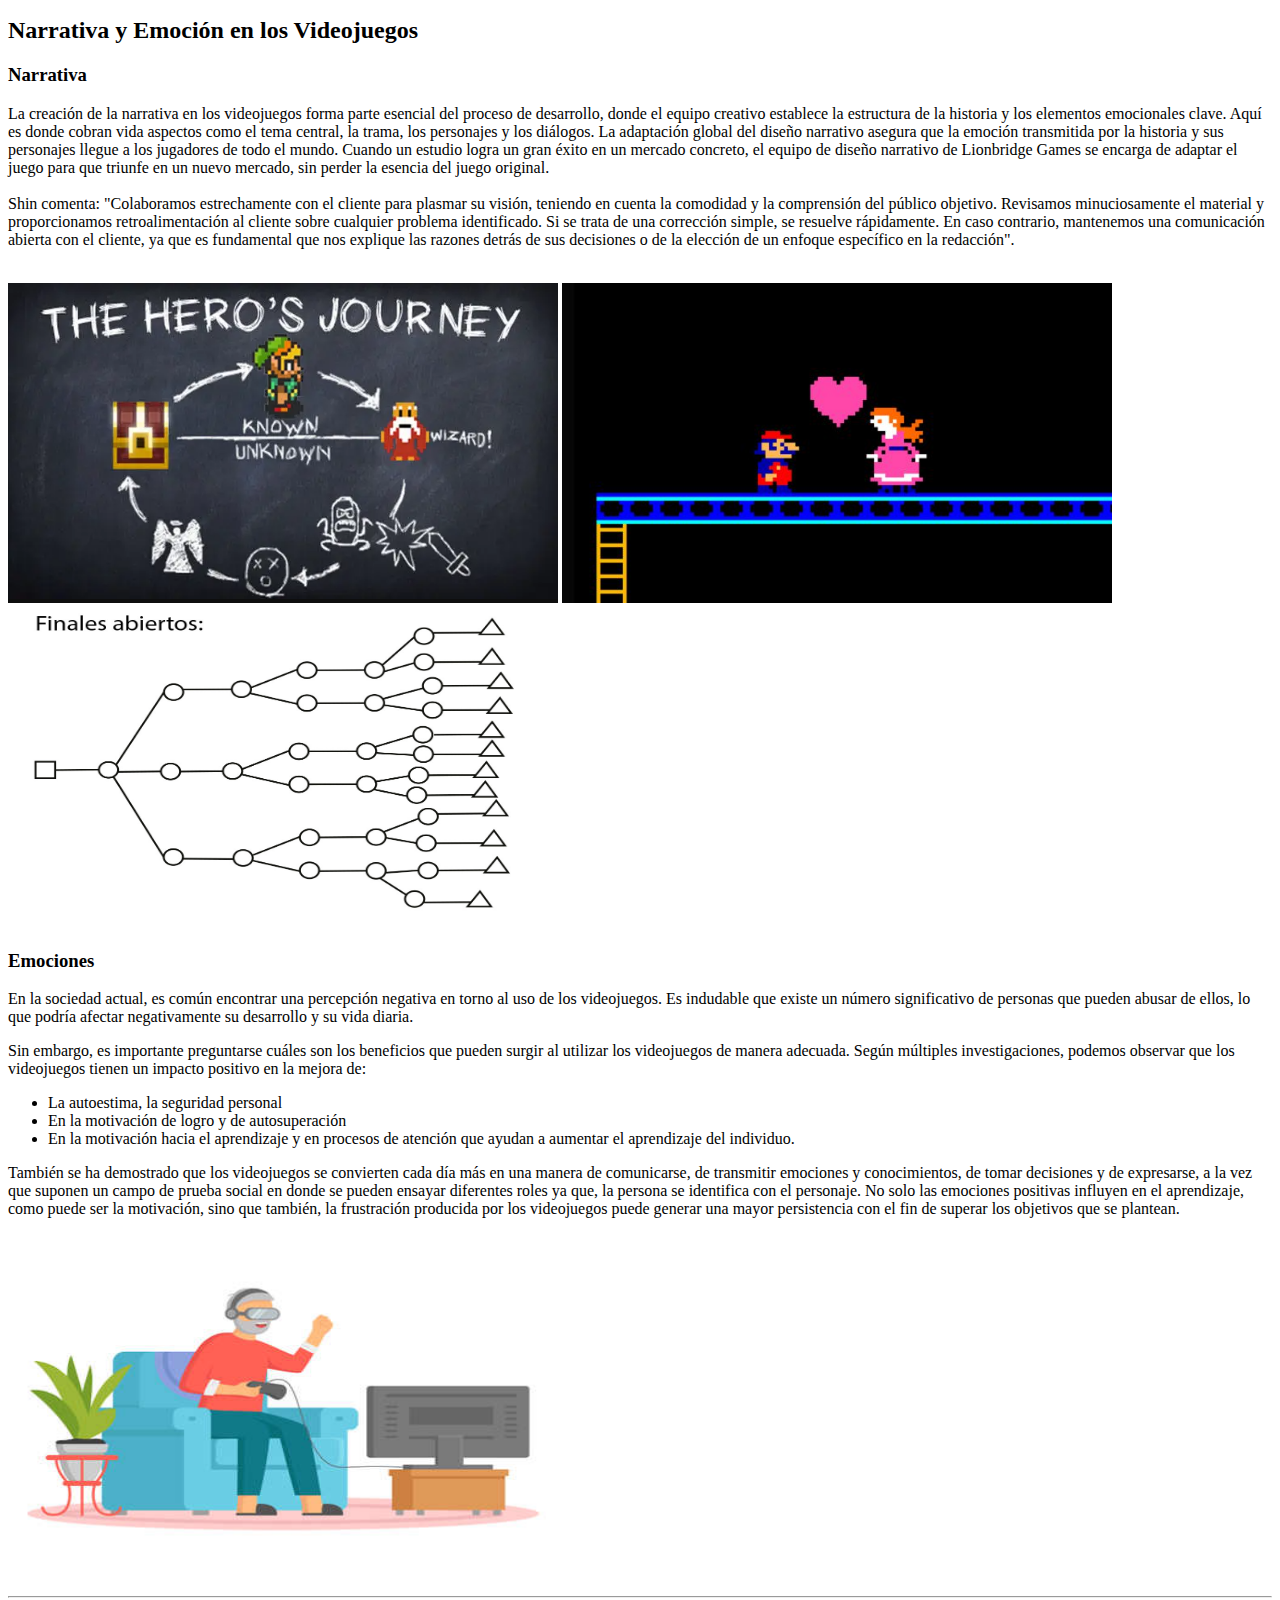
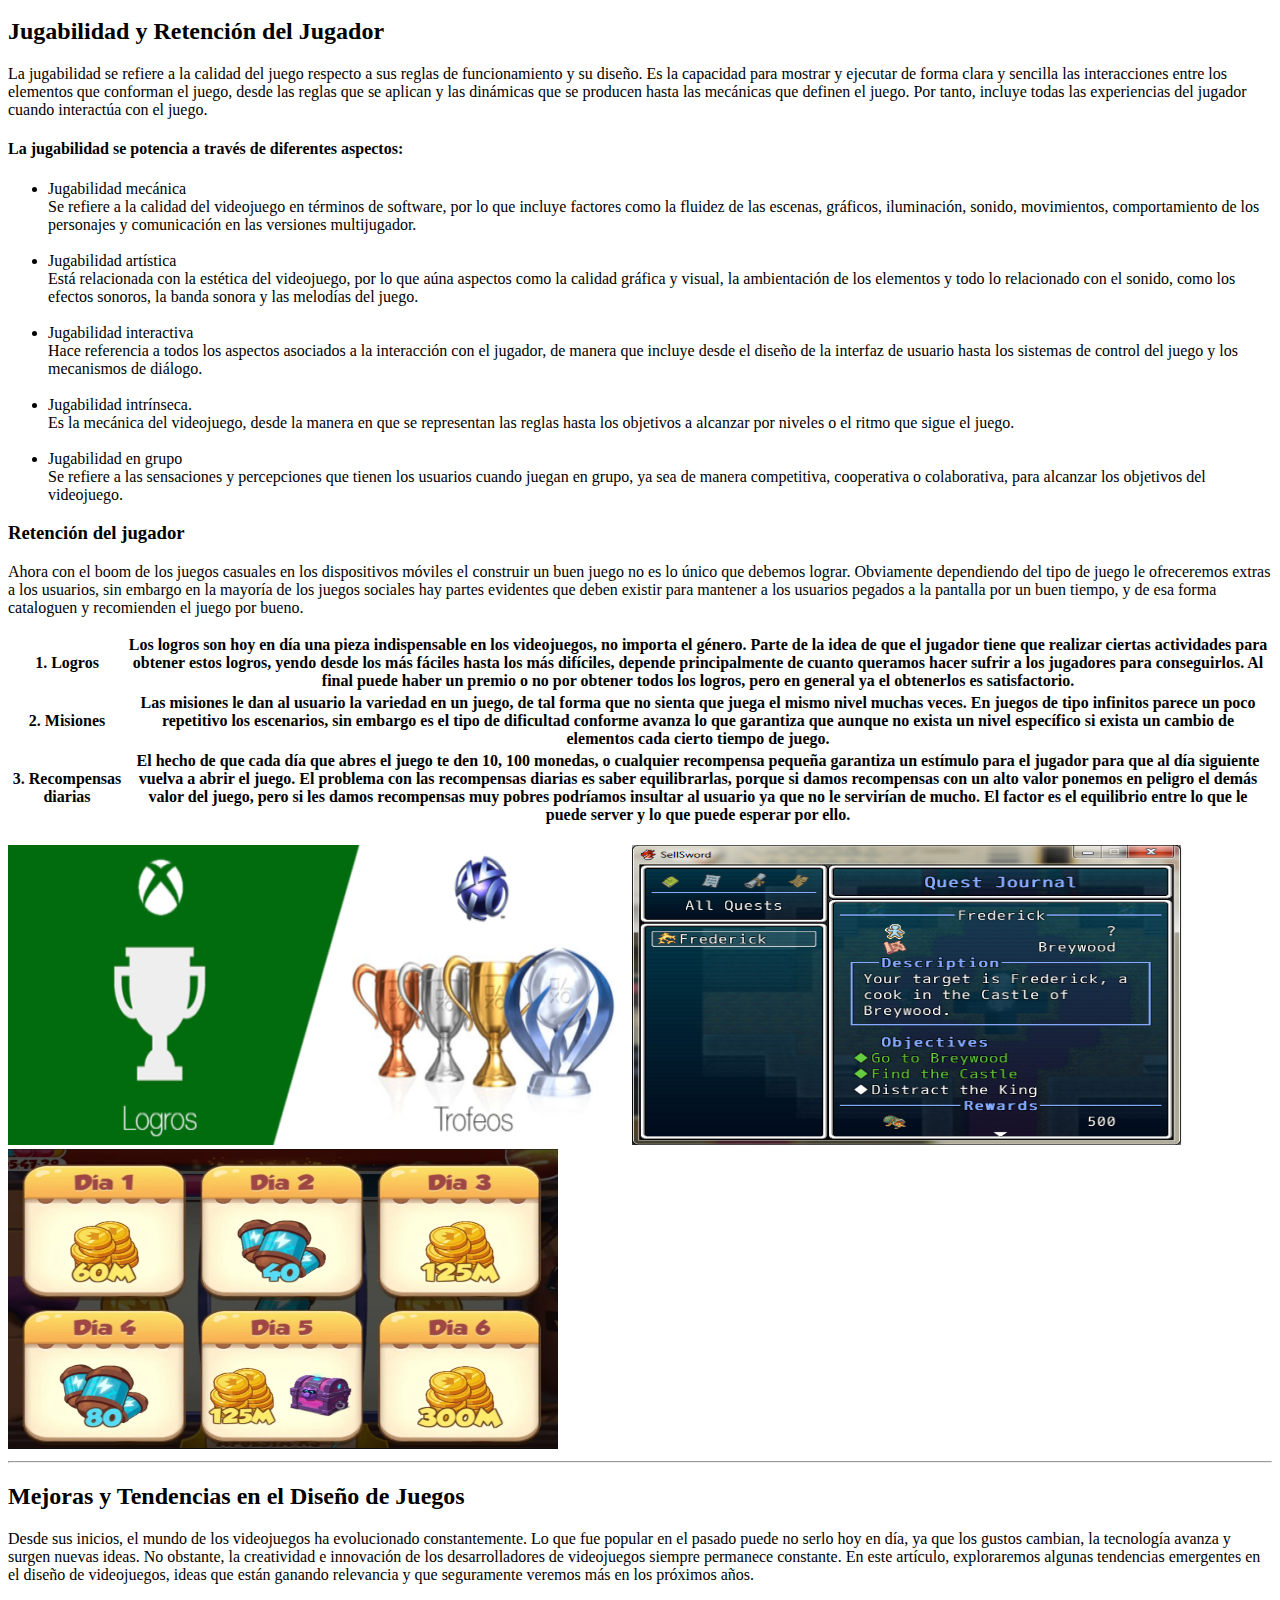
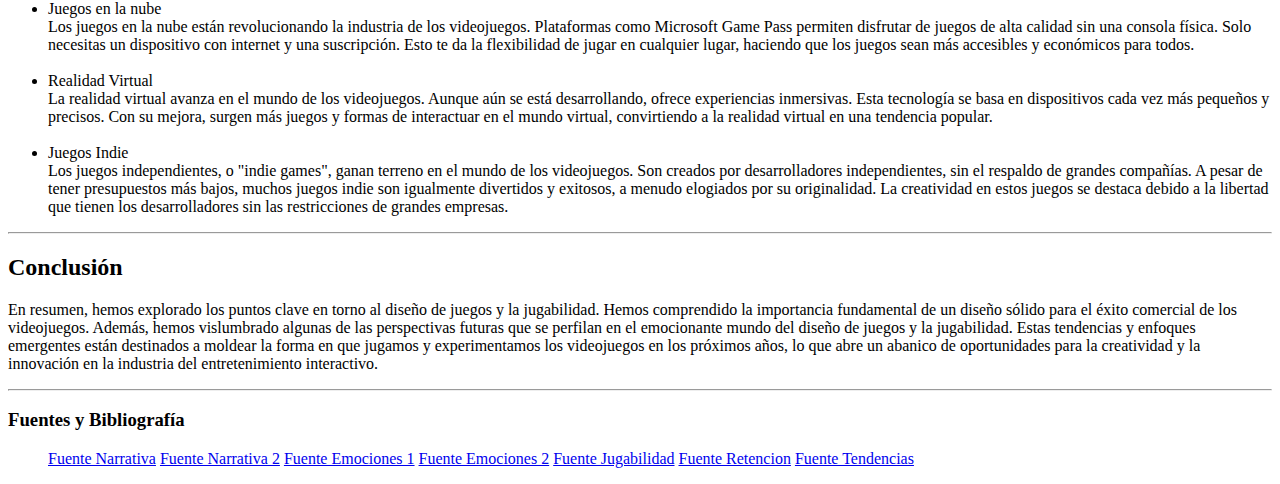
<file: InvestigacionBoostrap/index.html>
<!DOCTYPE html>
<html lang="es">
<head>
    <meta charset="UTF-8">
    <meta name="viewport" content="width=device-width, initial-scale=1.0">
    <title>Diseño de Juegos y Jugabilidad</title>

     <!-- Boostrap -->
    <link href="https://cdn.jsdelivr.net/npm/bootstrap@5.0.2/dist/css/bootstrap.min.css" rel="stylesheet" integrity="sha384-EVSTQN3/azprG1Anm3QDgpJLIm9Nao0Yz1ztcQTwFspd3yD65VohhpuuCOmLASjC" crossorigin="anonymous">
    
    <link rel="preconnect" href="https://fonts.googleapis.com">
    <link rel="preconnect" href="https://fonts.gstatic.com" crossorigin>
    <link href="https://fonts.googleapis.com/css2?family=Kanit:wght@300&family=Roboto+Condensed&display=swap" rel="stylesheet">

    
    <meta name="description" content="Investigación sobre el diseño de niveles, narrativa y jugabilidad en los videojuegos.">
    <meta name="language" content="es">
    <link rel="icon" href="img/Favicon.png">

</head>
<body>
   
    <nav class="navbar sticky-top navbar-expand-lg navbar-dark bg-dark">
        <div class="container-fluid">
          
          <button class="navbar-toggler" type="button" data-bs-toggle="collapse" data-bs-target="#navbarScroll" aria-controls="navbarScroll" aria-expanded="false" aria-label="Toggle navigation">
            <span class="navbar-toggler-icon"></span>
          </button>
          <div class="collapse navbar-collapse" id="navbarScroll">
            <ul class="navbar-nav me-auto my-2 my-lg-0 navbar-nav-scroll" style="--bs-scroll-height: 100px;">
              <li class="nav-item">
                <a class="nav-link active" aria-current="page" href="index.html">Home</a>
              </li>
              <li class="nav-item">
                <a class="nav-link" href="#seccion-introduccion">Introducción</a>
              </li>
              <li class="nav-item dropdown">
                <a class="nav-link dropdown-toggle" href="#" id="navbarScrollingDropdown" role="button" data-bs-toggle="dropdown" aria-expanded="false">
                  Link
                </a>
                <ul class="dropdown-menu" aria-labelledby="navbarScrollingDropdown">
                  <li><a class="dropdown-item" href="#">Action</a></li>
                  <li><a class="dropdown-item" href="#">Another action</a></li>
                  <li><hr class="dropdown-divider"></li>
                  <li><a class="dropdown-item" href="#">Something else here</a></li>
                </ul>
              </li>
              <li class="nav-item">
                <a class="nav-link disabled" href="#" tabindex="-1" aria-disabled="true">Link</a>
              </li>
            </ul>
            <form class="d-flex">
              <input class="form-control me-2" type="search" placeholder="Search" aria-label="Search">
              <button class="btn btn-outline-success" type="submit">Search</button>
            </form>
          </div>
        </div>
      </nav>


    <header>
        <img src="img/cv2.jpg" alt="Mi foto de perfil" width="220px" height="300px" class="rounded-image">
        <h2 class="profile-name">Elliot Johan Reyes Mendoza</h2>
        <p class="profile-description">Edad: 20 años, Estudiante de la Ingeniería en desarrollo de software interactivo y videojuegos en la universidad AMERIKE</p>
        <h1 class="main-title">Diseño de Juegos y Jugabilidad: Mejorando la Experiencia del Jugador </h1>
        <!-- Índice temático con enlaces internos -->
        <nav id="indice">
            <ul class="nav-links">
                <button type="button" class="btn btn-warning"><li ><a href="#seccion-introduccion">Introducción</a></li></button>
                <button type="button" class="btn btn-info"><li><a href="#seccion-diseno-niveles">¿Qué es el diseño de niveles en los videojuegos?</a></li></button>
                <button type="button" class="btn btn-light"><li><a href="#seccion-importancia">¿Cuál es la importancia del diseño de niveles?</a></li></button>
                <button type="button" class="btn btn-danger"><li><a href="#seccion-narrativa-emocion">Narrativa y Emoción en los Videojuegos</a></li></button>
                <button type="button" class="btn btn-success"><li><a href="#seccion-jugabilidad-retencion">Jugabilidad y Retención del Jugador</a></li></button>
                <button type="button" class="btn btn-link"><li><a href="#seccion-mejoras-tendencias">Mejoras y Tendencias en el Diseño de Juegos</a></li></button>
                <button type="button" class="btn btn-secondary"><li><a href="#seccion-conclusion">Conclusión</a></li>
            </ul>
        </nav>
    </header>
    
    <main>
        <article id="seccion-introduccion"></article>>
        <h2>Introducción</h2>
        <p class="p-3 mb-2 bg-dark text-white">En el emocionante mundo de los videojuegos, la experiencia del jugador es una pieza fundamental. Cada vez que un jugador se sumerge en un juego, está buscando una experiencia única, entretenida e inmersiva. Detrás de esta experiencia se encuentra el arte del "Diseño de Juegos y Jugabilidad", un campo que abarca la creación de niveles, la narrativa y la jugabilidad en los videojuegos. Este campo ha evolucionado significativamente a lo largo de los años, transformando cómo interactuamos con los mundos virtuales y cómo nos involucramos con las historias que se nos presentan.

            El presente estudio se adentrará en el corazón del diseño de juegos y su influencia en la experiencia del jugador. Analizaremos cómo la cuidadosa planificación de niveles, la narrativa cautivadora y la jugabilidad emocionante pueden cautivar a los jugadores y mantenerlos inmersos durante horas. Además, exploraremos cómo las tendencias actuales en el diseño de juegos están dando forma a la industria, y cómo los desarrolladores buscan constantemente innovar y superar las expectativas de los jugadores.
            
            A lo largo de esta investigación, desglosaremos los elementos esenciales del diseño de juegos y su impacto en la jugabilidad, examinaremos ejemplos destacados de juegos que han dominado estos aspectos y discutiremos las estrategias que los diseñadores emplean para crear experiencias memorables. Al hacerlo, esperamos arrojar luz sobre cómo el diseño de juegos y la jugabilidad pueden elevar la experiencia del jugador a nuevas alturas, creando mundos virtuales que son mucho más que simples entretenimientos: son aventuras emocionantes y memorables que perduran en la mente de quienes los experimentan.</p>

            <details>
                <summary>Propósito de la investigación</summary>
                <p class="p-3 mb-2 bg-dark text-white">"El propósito de la investigación es explorar en profundidad cómo el diseño de niveles o como todos lo conocen "Level Design", la narrativa y la jugabilidad en los videojuegos influyen en la experiencia del jugador. Nos proponemos analizar cómo estos elementos se relacionan entre sí y cómo pueden ser mejorados para lograr una mayor inmersión y retención del usuario en el mundo de los videojuegos. A través de esta investigación, buscamos comprender las tendencias actuales en el diseño de juegos y cómo estás pueden aplicarse para crear experiencias más emocionantes y envolventes para los jugadores."</p>
            </details>
    </article>
    <hr>

  
    <article id="seccion-diseno-niveles" class="p-3 mb-2 bg-warning text-dark>
        <h2>¿Qué es el diseño de niveles en los videojuegos?</h2>
       
        <p ">El diseño de niveles es una disciplina de desarrollo de juegos que implica la creación de niveles de videojuegos, locales, misiones o etapas. Esto se hace utilizando algún tipo de editor de niveles: software utilizado en el desarrollo de juegos para construir entornos digitales. Los editores de nivel también se pueden incluir en los juegos lanzados para permitir a los jugadores ser creativos y crear sus propios niveles y escenarios. El diseño de niveles es un proceso tanto técnico como artístico.
        <br>
        <br>
        El diseño de niveles también se conoce como diseño de entorno o mapeo de juegos, ya que influye de manera significativa en la experiencia del jugador. Se refiere a la creación y configuración de los espacios, desafíos y objetivos que un jugador encontrará a lo largo de su trayecto en el juego. El objetivo principal del diseño de niveles es garantizar que la jugabilidad sea emocionante, equilibrada y satisfactoria.</p>
        
        <img src="img/map_gamedesign.jpg" alt="GameDesign" width="500px" height="320px">
        <img src="img/leveldesigner.jpg" alt="leveldesigner" width="500px" height="320px">
        <iframe width="560" height="315" src="https://www.youtube.com/embed/lAs5UngYPRs?si=cpE8eZh5r6PuRBwz" title="YouTube video player" frameborder="0" allow="accelerometer; autoplay; clipboard-write; encrypted-media; gyroscope; picture-in-picture; web-share" allowfullscreen></iframe>
        
    </article>
    <hr>
    <article id="seccion-importancia" class="p-3 mb-2 bg-danger text-white">
        <h2>¿Cuál es la importancia del diseño de niveles?</h2>
        <p >El diseño de videojuegos tiene mucha importancia en la experiencia del jugador, por lo que es fundamental dedicarle tiempo a la hora de desarrollar el videojuego. Su importancia radica en los siguientes puntos:</p>
        <ol>
            <li>Jugabilidad y desafío. 
                <br>El diseño de niveles determina de qué manera los jugadores van a interactuar con el juego y cómo se enfrentarán a los desafíos. </li>
             <li>Inmersión y narrativa: 
                <br>Hay que conseguir que los jugadores vivan una inmersión en la narrativa del juego, a través de la creación de un entorno coherencia y una progresión lógica.  </li>
             <li>Variedad y exploración: 
                <br>La variedad evita la monotonía y el aburrimiento, por lo que el jugador mantiene el interés.</li>
        </ol>
        <img src="img/Arquitectura.jpg" alt="Captura de un nivel de juego" width="500px" height="320px">
        <iframe width="560" height="315" src="https://www.youtube.com/embed/VNPxgpvx9Fo?si=k1fT2rnWHQ5S335G" title="YouTube video player" frameborder="0" allow="accelerometer; autoplay; clipboard-write; encrypted-media; gyroscope; picture-in-picture; web-share" allowfullscreen></iframe>
        <img src="img/level.png" alt="Level" width="550px" height="320px">

        <h2>Juegos con un buen level design</h2>
        <article class="p-3 mb-2 bg-success text-white">
            
            <div class="col">
                <h4>Portada</h4>
                <p>
                    
                    <img src="img/Zelda.jpg" alt="Zelda" width="150px" height="200px" >
                    <br>
                    <img src="img/Mario.jpeg" alt="Mario" width="150px" height="200px" >
                    <br>
                    <img src="img/Hollow.png" alt="Hollow" width="150px" height="200px">
                    <br>
                    <img src="img/DarkSouls.png" alt="Dark" width="150px" height="200px" >
                    <br>
                    <img src="img/Portal.jpg" alt="Portal" width="150px" height="200px" >
                </p>
              </div>
            
            <div class="col">
                <h4>Nombre de los Juegos</h4>
                <p>
                    <li>"The Legend of Zelda: Breath of the Wild (2017) - Este juego de aventuras de mundo abierto se destaca por su diseño de niveles ingenioso y expansivo. Los jugadores pueden explorar libremente el vasto mundo de Hyrule y descubrir templos, santuarios y </li>
                    <br>
                    <li>"Super Mario Odyssey (2017) - La franquicia Mario siempre ha sido conocida por su excepcional diseño de niveles, y Super Mario Odyssey no es la excepción. Cada reino del juego ofrece niveles creativos y variados que desafían la habilidad del jugador.</li>
                    <br>
                    <li>"Hollow Knight (2017) - Este juego independiente de acción y plataformas presenta un diseño de niveles meticuloso en un oscuro mundo subterráneo habitado por insectos. Cada área está interconectada de manera experta, y los jugadores deben explorar y desbloquear nuevas habilidades para avanzar.</li>
                    <br>
                    <li>"Dark Souls (2011) - Conocido por su dificultad y atmósfera opresiva, Dark Souls presenta un diseño de niveles intrincado y coherente. Cada área tiene su propio desafío, y los jugadores deben aprender de sus errores para progresar.</li>
                    <br>
                    <li>"Portal (2007) - Portal es un juego de rompecabezas en primera persona que se destaca por su diseño de niveles ingenioso y rompecabezas desafiantes. Los jugadores deben usar un dispositivo de teletransportación para superar obstáculos en las instalaciones de Aperture Science.</li>
                </p>
              </div>
              <div class="col">
                <h4>Mecanicas Principales</h4>
                <p>
                    <li>The Legend of Zelda: Breath of the Wild - Mecánicas principales: exploración de mundo abierto, resolución de rompecabezas, combate con espada y arco, recolección de recursos y cocina.</li>
                    <br>
                    <br>
                    <br>
                    <li>Super Mario Odyssey - Mecánicas principales: plataformas, captura de enemigos y objetos con el sombrero Cappy, recolección de Power Moons para avanzar.</li>
                    <br>
                    <br>
                    <br>
                    <li>Hollow Knight - Mecánicas principales: combate de espadas y habilidades, exploración de mundo subterráneo interconectado, mejora del personaje.</li>
                    <br>
                    <br>
                    <br>
                    <li>Dark Souls - Mecánicas principales: combate desafiante, muerte y resurrección, exploración y descubrimiento de historias a través de elementos del entorno.</li>
                    <br>
                    <br>
                    <br>
                    <li>Portal - Mecánicas principales: resolución de rompecabezas utilizando el dispositivo de teletransportación (Portal Gun), narrativa a través de diálogos y entorno.</li>
                </p>
              </div>
              <div class="col">
                <h4>Trailers</h4>
                <p>
                    <tr>
                        <td>The Legend of Zelda: Breath of the Wild </td>
                        <td>- Nintendo Switch</td>
                        <td><a href="https://www.youtube.com/watch?v=zw47_q9wbBE" target="_blank">Ver video</a></td>
                    </tr>
                    <br>
                    <br>
                    <tr>
                        <td>Super Mario Odyssey</td>
                        <td>- Nintendo Switch </td>
                        <td><a href="https://www.youtube.com/watch?v=5kcdRBHM7kM" target="_blank">Ver video</a></td>
                    </tr>
                    <br>
                    <br>
                    <tr>
                        <td>Hollow Knight</td>
                        <td>- PC - STEAM</td>
                        <td><a href="https://www.youtube.com/watch?v=nSPJXlYjENE" target="_blank">Ver video</a></td>
                    </tr>
                    <br>
                    <br>
                    <tr>
                        <td>Dark Souls</td>
                        <td>-PC - CONSOLAS</td>
                        <td><a href="https://www.youtube.com/watch?v=_zDZYrIUgKE" target="_blank">Ver video</a></td>
                    </tr>
                    <br>
                    <br>
                    <tr>
                        <td>Portal </td>
                        <td>-PC - STEAM</td>
                        <td><a href="https://www.youtube.com/watch?v=zQhCTRHYBZQ" target="_blank">Ver video</a></td>
                    </tr>
                    
                </p>
              </div>
        </article>
    </article>
    <hr>

    
    <article id="seccion-narrativa-emocion" class="p-3 mb-2 bg-info text-dark" >
        <h2>Narrativa y Emoción en los Videojuegos </h2>
       
        <h3>Narrativa</h3>
        <p>La creación de la narrativa en los videojuegos forma parte esencial del proceso de desarrollo, donde el equipo creativo establece la estructura de la historia y los elementos emocionales clave. Aquí es donde cobran vida aspectos como el tema central, la trama, los personajes y los diálogos. La adaptación global del diseño narrativo asegura que la emoción transmitida por la historia y sus personajes llegue a los jugadores de todo el mundo. Cuando un estudio logra un gran éxito en un mercado concreto, el equipo de diseño narrativo de Lionbridge Games se encarga de adaptar el juego para que triunfe en un nuevo mercado, sin perder la esencia del juego original.
            
            <br>
            <br>
            Shin comenta: "Colaboramos estrechamente con el cliente para plasmar su visión, teniendo en cuenta la comodidad y la comprensión del público objetivo. Revisamos minuciosamente el material y proporcionamos retroalimentación al cliente sobre cualquier problema identificado. Si se trata de una corrección simple, se resuelve rápidamente. En caso contrario, mantenemos una comunicación abierta con el cliente, ya que es fundamental que nos explique las razones detrás de sus decisiones o de la elección de un enfoque específico en la redacción".</p>
            <br>
            <img src="img/Journey.png" alt="Journey" width="550px" height="320px">
            <img src="img/marionarr.jpg" alt="marionarr" width="550px" height="320px">  
            <img src="img/finales.jpg" alt="finales" width="550px" height="320px">


            <h3>Emociones</h3>

            <p>En la sociedad actual, es común encontrar una percepción negativa en torno al uso de los videojuegos. Es indudable que existe un número significativo de personas que pueden abusar de ellos, lo que podría afectar negativamente su desarrollo y su vida diaria.</p>

            Sin embargo, es importante preguntarse cuáles son los beneficios que pueden surgir al utilizar los videojuegos de manera adecuada. Según múltiples investigaciones, podemos observar que los videojuegos tienen un impacto positivo en la mejora de:
                <ul>
                    <li>La autoestima, la seguridad personal</li>
                    <li>En la motivación de logro y de autosuperación</li>
                    <li>En la motivación hacia el aprendizaje y en procesos de atención que ayudan a aumentar el aprendizaje del individuo.</li>
                    
                </ul>
                
                <p>También se ha demostrado que los videojuegos se convierten cada día más en una manera de comunicarse, de transmitir emociones y conocimientos, de tomar decisiones y de expresarse, a la vez que suponen un campo de prueba social en donde se pueden ensayar diferentes roles ya que, la persona se identifica con el personaje.
                No solo las emociones positivas influyen en el aprendizaje, como puede ser la motivación, sino que también, la frustración producida por los videojuegos puede generar una mayor persistencia con el fin de superar los objetivos que se plantean.
            </p>
            <img src="img/emocion1.jpg" alt="emocion1" width="550px" height="350px">
    </article>
    <hr>
    
    <article id="seccion-jugabilidad-retencion" class="p-3 mb-2 bg-secondary text-white">
        <h2>Jugabilidad y Retención del Jugador</h2>
       
        <table>
        <p>La jugabilidad se refiere a la calidad del juego respecto a sus reglas de funcionamiento y su diseño. Es la capacidad para mostrar y ejecutar de forma clara y sencilla las interacciones entre los elementos que conforman el juego, desde las reglas que se aplican y las dinámicas que se producen hasta las mecánicas que definen el juego. Por tanto, incluye todas las experiencias del jugador cuando interactúa con el juego.</p>
        <h4>La jugabilidad se potencia a través de diferentes aspectos:</h4>
        <ul>
            <li>Jugabilidad mecánica
                <br>Se refiere a la calidad del videojuego en términos de software, por lo que incluye factores como la fluidez de las escenas, gráficos, iluminación, sonido, movimientos, comportamiento de los personajes y comunicación en las versiones multijugador.</li>
                <br>
                <li>Jugabilidad artística
                    <br>Está relacionada con la estética del videojuego, por lo que aúna aspectos como la calidad gráfica y visual, la ambientación de los elementos y todo lo relacionado con el sonido, como los efectos sonoros, la banda sonora y las melodías del juego.</li>
                    <br>
                    <li>Jugabilidad interactiva
                        <br>Hace referencia a todos los aspectos asociados a la interacción con el jugador, de manera que incluye desde el diseño de la interfaz de usuario hasta los sistemas de control del juego y los mecanismos de diálogo.</li>
                        <br>
                        <li>Jugabilidad intrínseca.
                            <br>Es la mecánica del videojuego, desde la manera en que se representan las reglas hasta los objetivos a alcanzar por niveles o el ritmo que sigue el juego.</li>
                            <br>
                            <li>Jugabilidad en grupo
                                <br>Se refiere a las sensaciones y percepciones que tienen los usuarios cuando juegan en grupo, ya sea de manera competitiva, cooperativa o colaborativa, para alcanzar los objetivos del videojuego.</li>
            
        </ul>
        
        <h3>Retención del jugador</h3>
        <p>Ahora con el boom de los juegos casuales en los dispositivos móviles el construir un buen juego no es lo único que debemos lograr. Obviamente dependiendo del tipo de juego le ofreceremos extras a los usuarios, sin embargo en la mayoría de los juegos sociales hay partes evidentes que deben existir para mantener a los usuarios pegados a la pantalla por un buen tiempo, y de esa forma cataloguen y recomienden el juego por bueno.</p>
        
        <tr class="p-3 mb-2 bg-light text-dark">
            <th>1. Logros</th>
        
        
            <th>Los logros son hoy en día una pieza indispensable en los videojuegos, no importa el género. Parte de la idea de que el jugador tiene que realizar ciertas actividades para obtener estos logros, yendo desde los más fáciles hasta los más difíciles, depende principalmente de cuanto queramos hacer sufrir a los jugadores para conseguirlos. Al final puede haber un premio o no por obtener todos los logros, pero en general ya el obtenerlos es satisfactorio.</th>
        </tr>
        <tr class="p-3 mb-2 bg-light text-dark">
            <th >2. Misiones</th>
            
            <th>Las misiones le dan al usuario la variedad en un juego, de tal forma que no sienta que juega el mismo nivel muchas veces. En juegos de tipo infinitos parece un poco repetitivo los escenarios, sin embargo es el tipo de dificultad conforme avanza lo que garantiza que aunque no exista un nivel específico si exista un cambio de elementos cada cierto tiempo de juego.</th>
        </tr>
        <tr class="p-3 mb-2 bg-light text-dark">
            <th>3. Recompensas diarias</th>
            
            <th>El hecho de que cada día que abres el juego te den 10, 100 monedas, o cualquier recompensa pequeña garantiza un estímulo para el jugador para que al día siguiente vuelva a abrir el juego. El problema con las recompensas diarias es saber equilibrarlas, porque si damos recompensas con un alto valor ponemos en peligro el demás valor del juego, pero si les damos recompensas muy pobres podríamos insultar al usuario ya que no le servirían de mucho. El factor es el equilibrio entre lo que le puede server y lo que puede esperar por ello.</th>
        </tr>
    </table>
    <br>
    <img src="img/Trofeos.png" alt="Trofeos" width="620px" height="300px">
    <img src="img/misions.png" alt="misions" width="550px" height="300px">
    <img src="img/daily.png" alt="daily" width="550px" height="300px">
    </article>
    <hr>

    <article id="seccion-mejoras-tendencias" class="p-3 mb-2 bg-primary text-white">
        <h2>Mejoras y Tendencias en el Diseño de Juegos</h2>
        
        <p>Desde sus inicios, el mundo de los videojuegos ha evolucionado constantemente. Lo que fue popular en el pasado puede no serlo hoy en día, ya que los gustos cambian, la tecnología avanza y surgen nuevas ideas. No obstante, la creatividad e innovación de los desarrolladores de videojuegos siempre permanece constante. En este artículo, exploraremos algunas tendencias emergentes en el diseño de videojuegos, ideas que están ganando relevancia y que seguramente veremos más en los próximos años.</p>
            <ul>
                <li>Juegos en la nube
                    <br>
                    
                Los juegos en la nube están revolucionando la industria de los videojuegos. Plataformas como Microsoft Game Pass permiten disfrutar de juegos de alta calidad sin una consola física. Solo necesitas un dispositivo con internet y una suscripción. Esto te da la flexibilidad de jugar en cualquier lugar, haciendo que los juegos sean más accesibles y económicos para todos.
                </li>
                <br>
                <li>Realidad Virtual
                    <br>
                    
                    La realidad virtual avanza en el mundo de los videojuegos. Aunque aún se está desarrollando, ofrece experiencias inmersivas. Esta tecnología se basa en dispositivos cada vez más pequeños y precisos. Con su mejora, surgen más juegos y formas de interactuar en el mundo virtual, convirtiendo a la realidad virtual en una tendencia popular.
                </li>
                <br>
                <li>Juegos Indie
                    <br>
                    
                    Los juegos independientes, o "indie games", ganan terreno en el mundo de los videojuegos. Son creados por desarrolladores independientes, sin el respaldo de grandes compañías. A pesar de tener presupuestos más bajos, muchos juegos indie son igualmente divertidos y exitosos, a menudo elogiados por su originalidad. La creatividad en estos juegos se destaca debido a la libertad que tienen los desarrolladores sin las restricciones de grandes empresas.
                </li>
            </ul>
       
    </article>
    <hr>
    <article id="seccion-conclusion" class="p-3 mb-2 bg-danger text-white">
        <h2>Conclusión</h2>
        <p>En resumen, hemos explorado los puntos clave en torno al diseño de juegos y la jugabilidad. Hemos comprendido la importancia fundamental de un diseño sólido para el éxito comercial de los videojuegos. Además, hemos vislumbrado algunas de las perspectivas futuras que se perfilan en el emocionante mundo del diseño de juegos y la jugabilidad. Estas tendencias y enfoques emergentes están destinados a moldear la forma en que jugamos y experimentamos los videojuegos en los próximos años, lo que abre un abanico de oportunidades para la creatividad y la innovación en la industria del entretenimiento interactivo.</p>
    </article>
    <hr>
</main>
   
    <footer class="p-3 mb-2 bg-warning text-black">
        <h3>Fuentes y Bibliografía</h3>
       
        <ul>
            <a href="https://games.lionbridge.com/es/blog/designing-winning-game-narrative-every-audience/#:~:text=El%20dise%C3%B1o%20narrativo%20de%20videojuegos,los%20personajes%20y%20los%20di%C3%A1logos." target="_blank">Fuente Narrativa</a>
            <a href="https://es.ign.com/mario-1/173328/feature/que-es-la-narrativa-en-los-videojuegos-y-por-que-no-debes-confundirla-con-historia-trama-guion-lore" target="_blank">Fuente Narrativa 2</a>
            <a href="https://www.nationalgeographic.com.es/ciencia/entendiendo-emociones-a-traves-videojuegos_16142" target="_blank">Fuente Emociones 1</a>
            <a href="https://www.elisaramosgil.com/emociones-y-videojuegos/" target="_blank">Fuente Emociones 2</a>
            <a href="https://universidadeuropea.com/blog/jugabilidad/#:~:text=Se%20refiere%20a%20la%20calidad%20del%20videojuego%20en%20t%C3%A9rminos%20de,comunicaci%C3%B3n%20en%20las%20versiones%20multijugador" target="_blank">Fuente Jugabilidad</a>
            <a href="http://www.vidamrr.com/2013/12/10-formas-de-retener-tus-jugadores-en.html" target="_blank">Fuente Retencion</a>
            <a href="https://www.linkedin.com/pulse/tendencias-actuales-y-futuras-en-el-dise%C3%B1o-de-sergio-g-cabezas/?originalSubdomain=es" target="_blank">Fuente Tendencias</a>
        </ul>
        
    </footer>

</body>
</html>
</file>
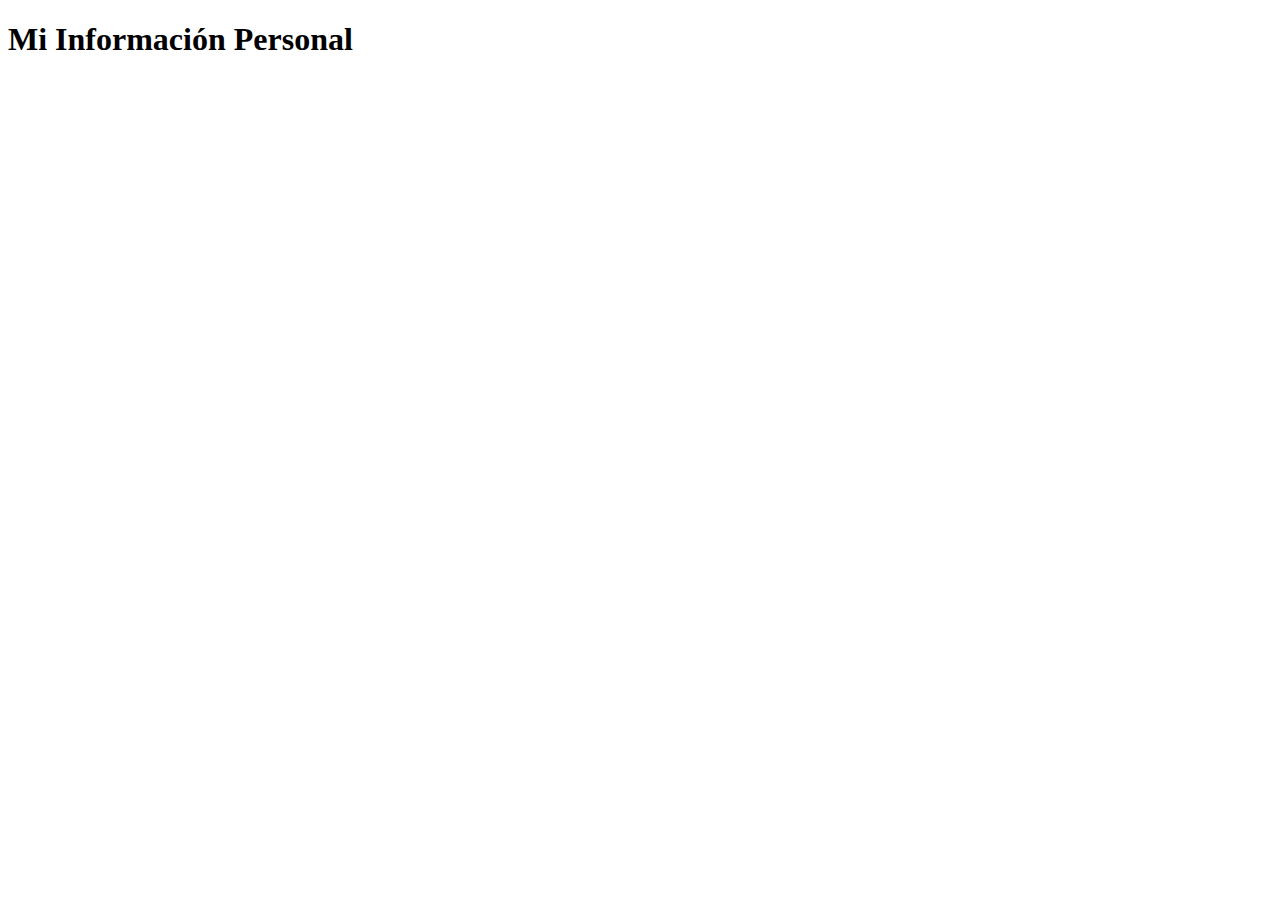
<file: JavaScriptPract/index.html>
<!DOCTYPE html>
<html lang="en">
<head>
    <meta charset="UTF-8">
    <meta name="viewport" content="width=device-width, initial-scale=1.0">
    <title>Mi Información Personal</title>
</head>
<body>
    <h1>Mi Información Personal</h1>
    
    <script>
        console.log("Hola mundo desde el HTML");
      </script>
    <script src="js/script.js"></script>
</body>
</html>
</file>
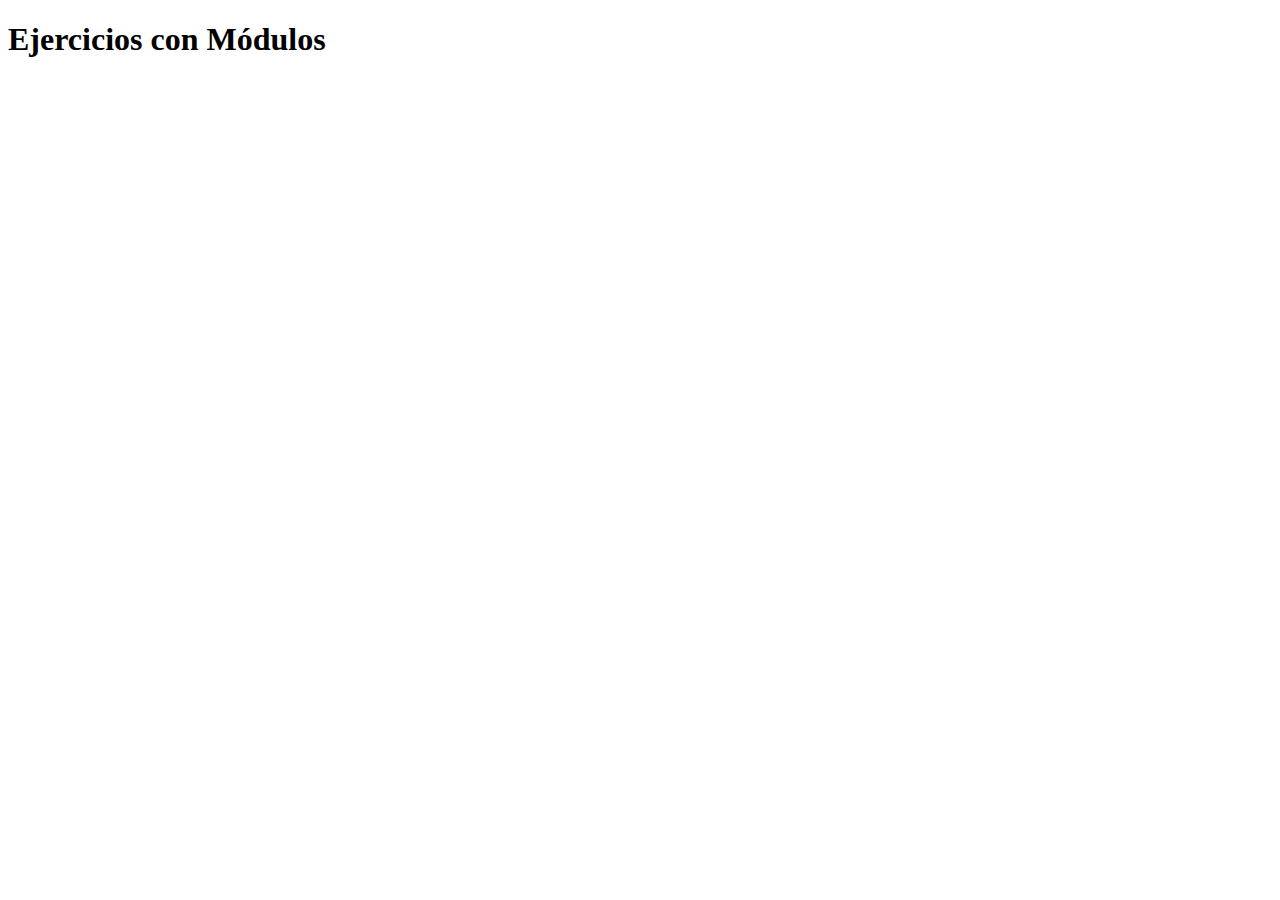
<file: Modules/index.html>
<!DOCTYPE html>
<html lang="en">
<head>
    <meta charset="UTF-8">
    <meta name="viewport" content="width=device-width, initial-scale=1.0">
    <title>Ejercicios con Módulos</title>
</head>
<body>
    <h1>Ejercicios con Módulos</h1>


    <script type="module" src="js/app.js"></script>
</body>
</html>
</file>
<file: style.css>
body {
    font-family: Arial, sans-serif;
    background-image: url('img/Background_image.jpg'); 
    background-size: cover;
    background-repeat: no-repeat;
    background-attachment: fixed;
    margin: 0;
    padding: 0;
    display: flex;
    justify-content: center;
    align-items: center;
    height: 100vh;
}

.container {
    text-align: center;
    background-color: rgba(255, 255, 255, 0.8); 
    padding: 20px;
    border-radius: 10px;
    box-shadow: 0 0 10px rgba(0, 0, 0, 0.2);
}

h1 {
    font-size: 24px;
    color: #333;
}

.buttons {
    margin-top: 20px;
}

.button {
    display: inline-block;
    padding: 10px 20px;
    background-color: #007bff;
    color: #fff;
    text-decoration: none;
    margin: 10px;
    border-radius: 5px;
    font-size: 16px;
    transition: background-color 0.3s;
}

.button:hover {
    background-color: #0056b3;
}
</file>
<file: CSS/Style.css>
:root {
  --color-primary: #000000;
  --font-body: 20px;
  --font-family: 'Kanit', sans-serif;
}


html {
  scroll-behavior: smooth;
  font-size: var(--font-body);
  font-family: var(--font-family);
  color: var(--color-primary);
  
}

table {
  width: 100%;
  border-collapse: collapse;
  margin-bottom: 20px;
 
}

th {
  background-color: #cdcebc;
  color: rgb(0, 0, 0);
  padding: 10px;
  border: 1px solid #000000;
  text-align: left;
  
}

td {
  padding: 10px;
  border: 1px solid #ccc;
}



img, iframe, table {
  max-width: 100%;
}

img
{
  border-radius: 40px;
}

.grid-3 {
  display: grid;
  grid-template-columns: 25% 25% 25% 25%;
  background-color: #dbe4b5;
  border-radius: 40px;
  border: 1px solid #000000;
}

.col {
  font-size: 15px;
  padding: 1rem;
  border: 1px solid #000000;
}


body {
  
  margin: 0;
  padding: 0;
  background-color: #f0f0f0;
  
  line-height: 1.6;
}

header {
  background-color: rgb(70, 4, 88);
  color: white;
  padding: 10px 0;
  font-size: 15px;
  text-align: center;
}

header h1 {
  font-size: 36px;
  margin: 0;
}

header p {
  font-size: 18px;
  margin: 0;
}



nav ul {
  list-style-type: none; 
  padding: 0px;
}

nav li {
  background: #822fb3;
 
  display: inline;
  margin-right: 20px; 
}

nav a {
  
  color: #ffffff; 
  font-size: 18px;
  font-weight: bold; 
  transition: color 0.3s; 
}

nav a:hover {
  color: #ffc107; 
}

main {
  max-width: 1300px;
  margin: 0 auto;
  padding: 20px;
  background-color: #fff;
  box-shadow: 0px 0px 10px rgba(0, 0, 0, 0.1);
}

article {
  margin-bottom: 40px;
}

article h2 {
  font-size: 28px;
  color: #3f51b5;
}

article p {
  font-size: 18px;
  line-height: 1.5;
}




a {
  color: #ff0000;
  text-decoration: none;
  transition: color 0.3s;
}

a:hover {
  color: #001aff;
}

.custom-footer {
  background-color: #f0f0f0; 
  padding: 20px;
  text-align: center;
  border-top: 2px solid #000000; 
}

.custom-footer h3 {
  font-size: 20px; 
  color: #3f51b5; 
  margin-bottom: 10px; 
}



.custom-footer ul a {
  padding: 20px;
  color: #555; 
  font-size: 16px; 
  transition: color 0.3s; 
}

.custom-footer ul a:hover {
  color: #ffc107; 
}
</file>
<file: Forms/css/styles.css>
form {
    max-width: 400px;
    margin: 0 auto;
    padding: 20px;
}

label {
    display: block;
    margin-bottom: 5px;
}

input {
    width: 100%;
    padding: 10px;
    margin-bottom: 10px;
    border: 1px solid #ccc;
    border-radius: 5px;
}



button {
    background-color: #007bff;
    color: white;
    padding: 10px 20px;
    border: none;
    border-radius: 5px;
    cursor: pointer;
}

button:hover {
    background-color: #0056b3;
}
</file>
<file: Investigacion Examen/style.css>
:root {
  --color-primary: #000000;
  --font-body: 20px;
  --font-family: 'Kanit', sans-serif;
}


html {
  scroll-behavior: smooth;
  font-size: var(--font-body);
  font-family: var(--font-family);
  color: var(--color-primary);
  
}

table {
  width: 100%;
  border-collapse: collapse;
  margin-bottom: 20px;
 
}

th {
  background-color: #cdcebc;
  color: rgb(0, 0, 0);
  padding: 10px;
  border: 1px solid #000000;
  text-align: left;
  
}

td {
  padding: 10px;
  border: 1px solid #ccc;
}



img, iframe, table {
  max-width: 100%;
}

img
{
  border-radius: 40px;
}

.grid-3 {
  display: grid;
  grid-template-columns: 25% 25% 25% 25%;
  background-color: #dbe4b5;
  border-radius: 40px;
  border: 1px solid #000000;
}

.col {
  font-size: 15px;
  padding: 1rem;
  border: 1px solid #000000;
}


body {
  
  margin: 0;
  padding: 0;
  background-color: #f0f0f0;
  
  line-height: 1.6;
}

header {
  background-color: rgb(70, 4, 88);
  color: white;
  padding: 10px 0;
  font-size: 15px;
  text-align: center;
}

header h1 {
  font-size: 36px;
  margin: 0;
}

header p {
  font-size: 18px;
  margin: 0;
}



nav ul {
  list-style-type: none; 
  padding: 0px;
}

nav li {
  background: #822fb3;
 
  display: inline;
  margin-right: 20px; 
}

nav a {
  
  color: #ffffff; 
  font-size: 18px;
  font-weight: bold; 
  transition: color 0.3s; 
}

nav a:hover {
  color: #ffc107; 
}

main {
  max-width: 1300px;
  margin: 0 auto;
  padding: 20px;
  background-color: #fff;
  box-shadow: 0px 0px 10px rgba(0, 0, 0, 0.1);
}

article {
  margin-bottom: 40px;
}

article h2 {
  font-size: 28px;
  color: #3f51b5;
}

article p {
  font-size: 18px;
  line-height: 1.5;
}




a {
  color: #ff0000;
  text-decoration: none;
  transition: color 0.3s;
}

a:hover {
  color: #001aff;
}

.custom-footer {
  background-color: #f0f0f0; 
  padding: 20px;
  text-align: center;
  border-top: 2px solid #000000; 
}

.custom-footer h3 {
  font-size: 20px; 
  color: #3f51b5; 
  margin-bottom: 10px; 
}



.custom-footer ul a {
  padding: 20px;
  color: #555; 
  font-size: 16px; 
  transition: color 0.3s; 
}

.custom-footer ul a:hover {
  color: #ffc107; 
}
</file>
